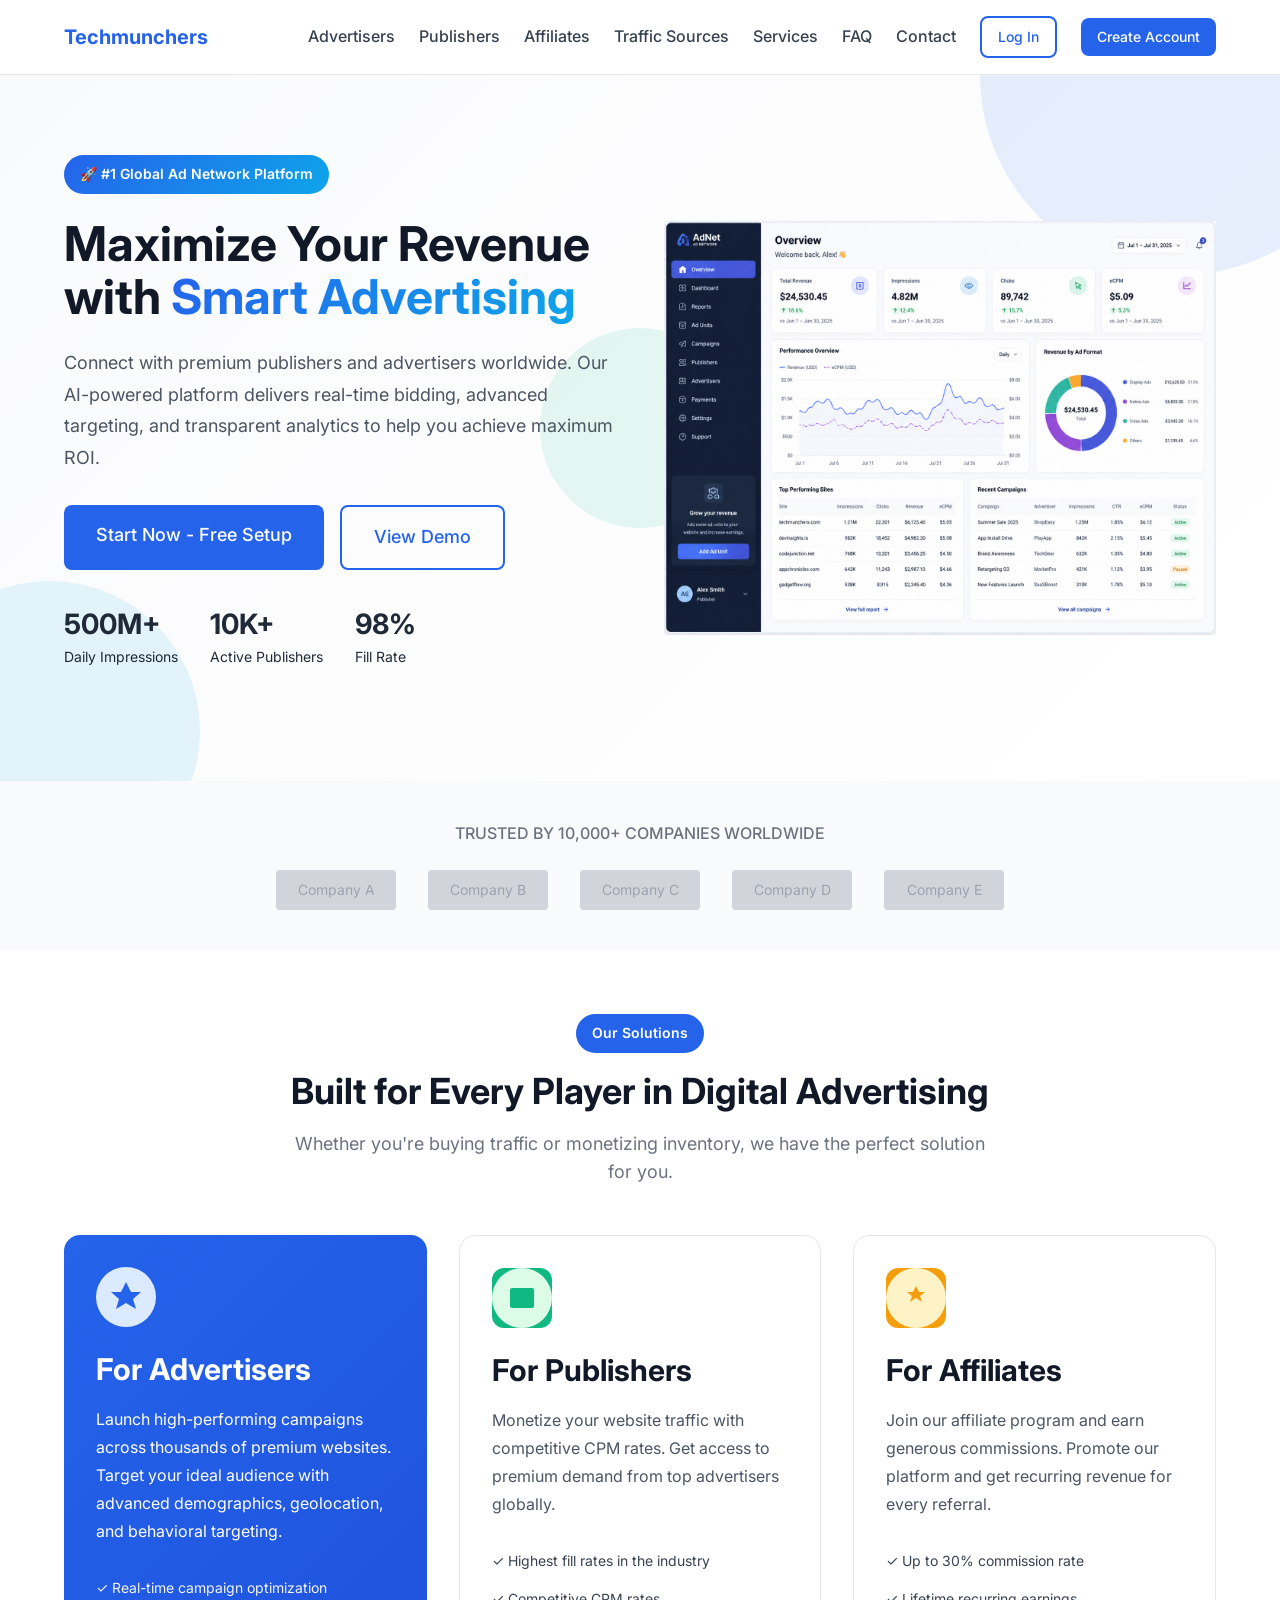
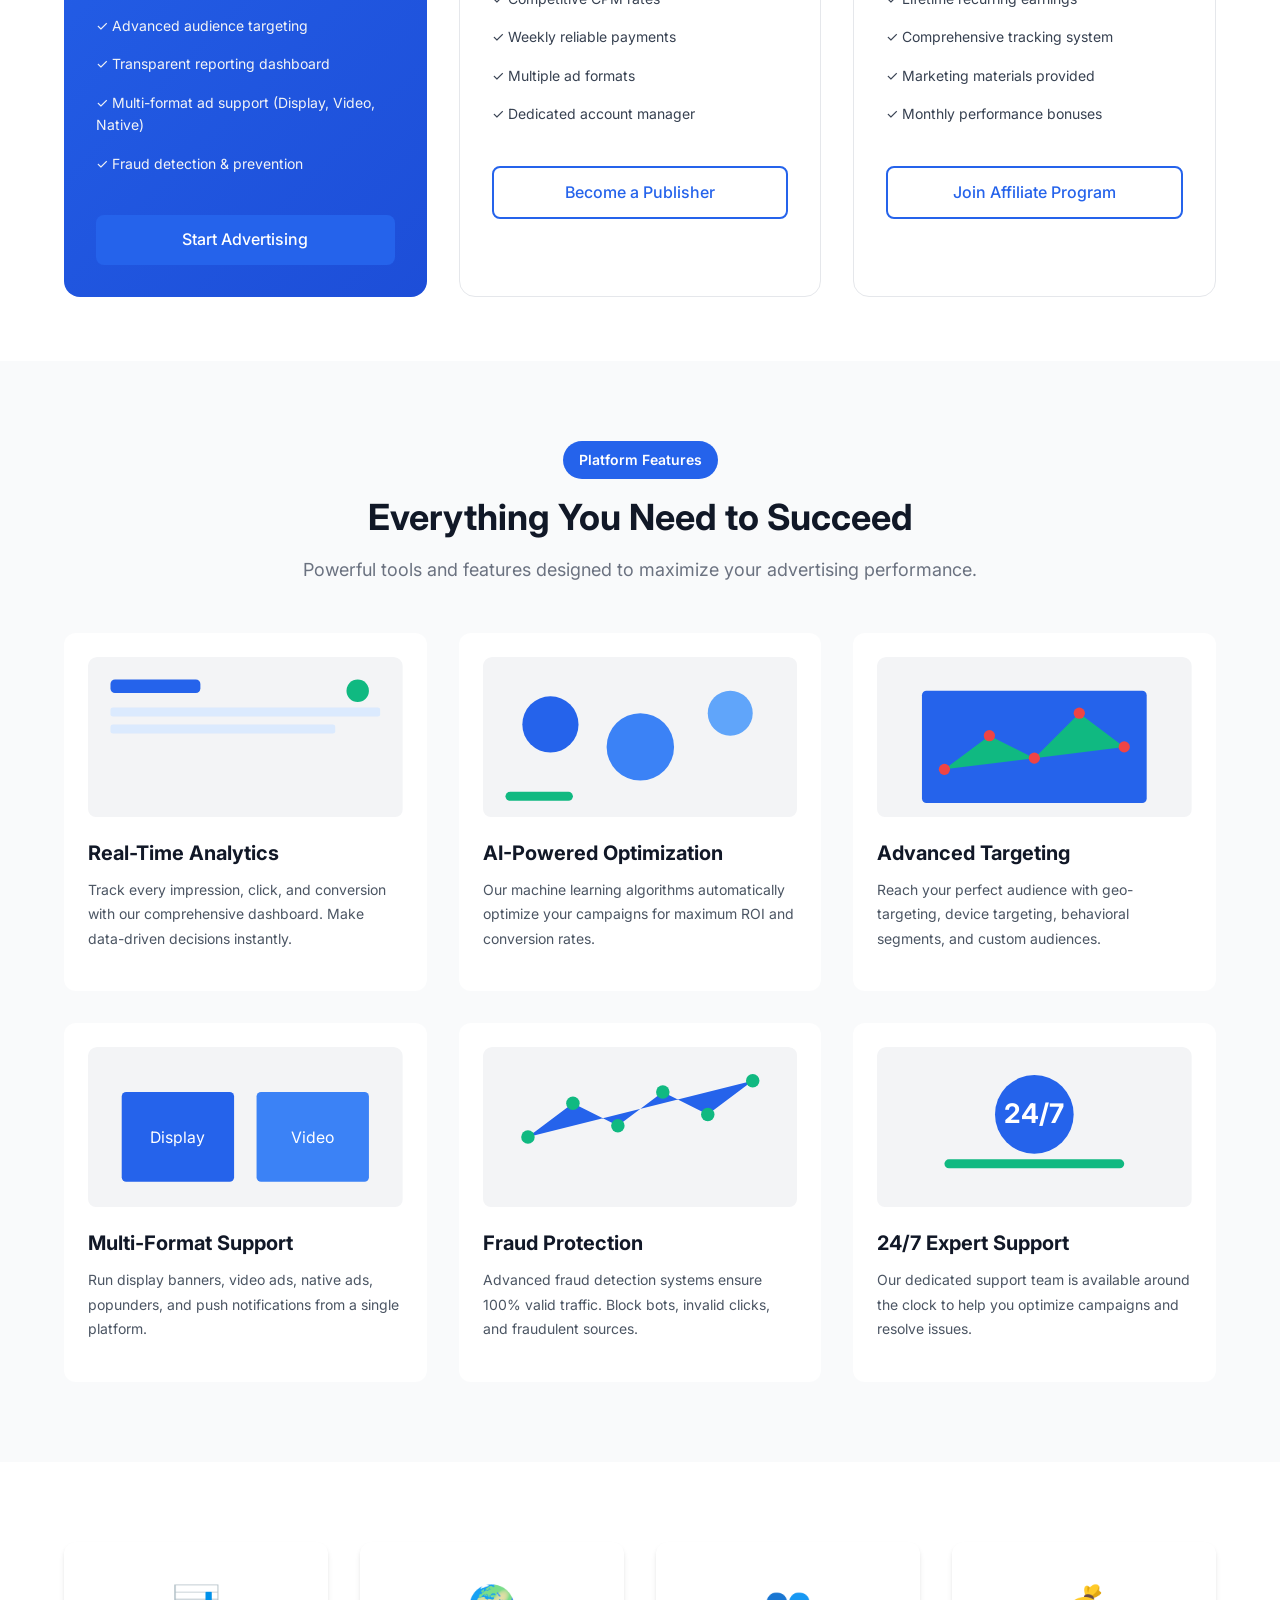
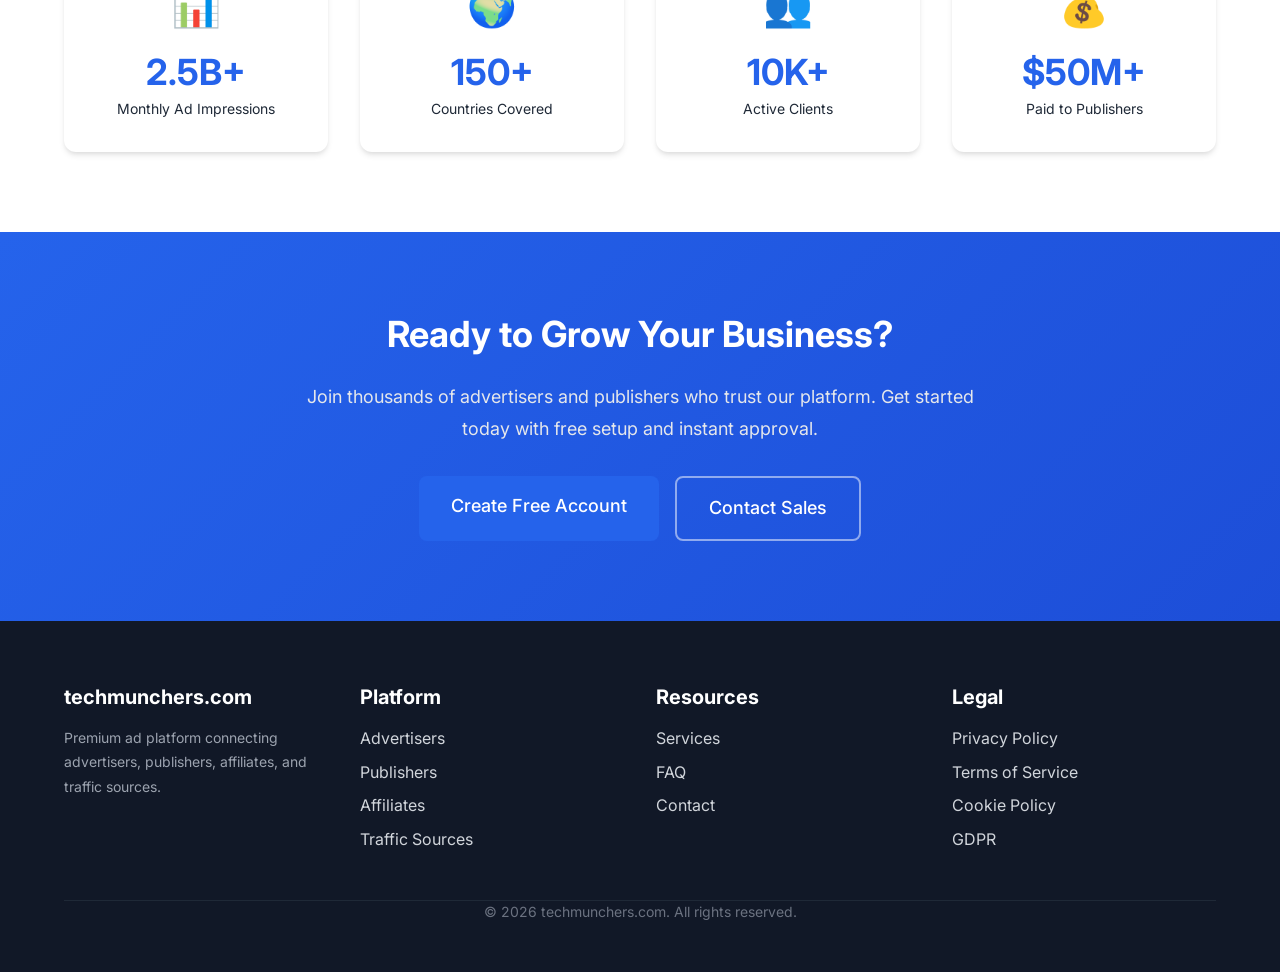
<file: index.html>
<!DOCTYPE html>
<html lang="en">
<head>
  <meta charset="UTF-8" />
  <meta name="viewport" content="width=device-width, initial-scale=1.0" />
  <meta name="description" content="Ad Network - Connect Advertisers, Publishers, Affiliates, and Traffic Sources" />
  <title>Ad Network - Premium Advertising Platform</title>
  
  <!-- Stylesheets -->
  <link rel="stylesheet" href="assets/css/style.css" />
  <link rel="stylesheet" href="assets/css/responsive.css" />
  
  <!-- Google Fonts -->
  <link rel="preconnect" href="https://fonts.googleapis.com" />
  <link rel="preconnect" href="https://fonts.gstatic.com" crossorigin />
  <link href="https://fonts.googleapis.com/css2?family=Inter:wght@400;500;600;700&display=swap" rel="stylesheet" />
</head>
<body>
  <!-- Navigation -->
  

<header class="navbar">
  <div class="container">
    <a href="index.html" class="navbar-brand">Techmunchers</a>
    <button class="navbar-toggle" aria-label="Toggle navigation" aria-expanded="false">
      <span></span>
      <span></span>
      <span></span>
    </button>
    <nav class="navbar-menu" id="navbar-menu">
      <a href="pages/advertiser.html" class="navbar-link">Advertisers</a>
      <a href="pages/publisher.html" class="navbar-link">Publishers</a>
      <a href="pages/affiliate.html" class="navbar-link">Affiliates</a>
      <a href="pages/traffic-sources.html" class="navbar-link">Traffic Sources</a>
      <a href="pages/services.html" class="navbar-link">Services</a>
      <a href="pages/faq.html" class="navbar-link">FAQ</a>
      <a href="pages/contact.html" class="navbar-link">Contact</a>
      <a href="#" class="btn btn-outline btn-sm">Log In</a>
      <a href="#" class="btn btn-primary btn-sm">Create Account</a>
    </nav>
  </div>
</header>



  <!-- Main Content -->
  <main>
    <!-- Hero Section -->
    <section class="hero-section">
      <div class="container">
        <div class="hero-content">
          <div class="hero-text">
            <span class="hero-badge">🚀 #1 Global Ad Network Platform</span>
            <h1>Maximize Your Revenue with <span class="text-gradient">Smart Advertising</span></h1>
            <p class="hero-description">
              Connect with premium publishers and advertisers worldwide. Our AI-powered platform 
              delivers real-time bidding, advanced targeting, and transparent analytics to help 
              you achieve maximum ROI.
            </p>
            <div class="hero-cta">
              <a href="#get-started" class="btn btn-primary btn-lg">Start Now - Free Setup</a>
              <a href="#learn-more" class="btn btn-outline btn-lg">View Demo</a>
            </div>
            <div class="hero-stats">
              <div class="stat-item">
                <span class="stat-number">500M+</span>
                <span class="stat-label">Daily Impressions</span>
              </div>
              <div class="stat-item">
                <span class="stat-number">10K+</span>
                <span class="stat-label">Active Publishers</span>
              </div>
              <div class="stat-item">
                <span class="stat-number">98%</span>
                <span class="stat-label">Fill Rate</span>
              </div>
            </div>
          </div>
         <div class="hero-image">
  <img
    src="assets/images/dashboard-preview.png"
    alt="Dashboard preview showing analytics and reports"
  >
</div>
        </div>
      </div>
      <div class="hero-background-shapes">
        <div class="shape shape-1"></div>
        <div class="shape shape-2"></div>
        <div class="shape shape-3"></div>
      </div>
    </section>

    <!-- Trusted By Section -->
    <section class="section section-sm bg-light">
      <div class="container">
        <p class="text-center text-muted mb-6 font-medium">TRUSTED BY 10,000+ COMPANIES WORLDWIDE</p>
        <div class="logos-grid">
          <div class="logo-placeholder">
            <svg viewBox="0 0 120 40" xmlns="http://www.w3.org/2000/svg">
              <rect fill="#D1D5DB" width="120" height="40" rx="4"/>
              <text fill="#9CA3AF" font-family="Inter, sans-serif" font-size="14" text-anchor="middle" x="60" y="25">Company A</text>
            </svg>
          </div>
          <div class="logo-placeholder">
            <svg viewBox="0 0 120 40" xmlns="http://www.w3.org/2000/svg">
              <rect fill="#D1D5DB" width="120" height="40" rx="4"/>
              <text fill="#9CA3AF" font-family="Inter, sans-serif" font-size="14" text-anchor="middle" x="60" y="25">Company B</text>
            </svg>
          </div>
          <div class="logo-placeholder">
            <svg viewBox="0 0 120 40" xmlns="http://www.w3.org/2000/svg">
              <rect fill="#D1D5DB" width="120" height="40" rx="4"/>
              <text fill="#9CA3AF" font-family="Inter, sans-serif" font-size="14" text-anchor="middle" x="60" y="25">Company C</text>
            </svg>
          </div>
          <div class="logo-placeholder">
            <svg viewBox="0 0 120 40" xmlns="http://www.w3.org/2000/svg">
              <rect fill="#D1D5DB" width="120" height="40" rx="4"/>
              <text fill="#9CA3AF" font-family="Inter, sans-serif" font-size="14" text-anchor="middle" x="60" y="25">Company D</text>
            </svg>
          </div>
          <div class="logo-placeholder">
            <svg viewBox="0 0 120 40" xmlns="http://www.w3.org/2000/svg">
              <rect fill="#D1D5DB" width="120" height="40" rx="4"/>
              <text fill="#9CA3AF" font-family="Inter, sans-serif" font-size="14" text-anchor="middle" x="60" y="25">Company E</text>
            </svg>
          </div>
        </div>
      </div>
    </section>

    <!-- Solutions Cards Section -->
    <section class="section" id="solutions">
      <div class="container">
        <div class="section-header text-center">
          <span class="section-badge">Our Solutions</span>
          <h2>Built for Every Player in Digital Advertising</h2>
          <p class="section-description text-muted text-large">
            Whether you're buying traffic or monetizing inventory, we have the perfect solution for you.
          </p>
        </div>

        <div class="solutions-grid">
          <!-- Advertiser Card -->
          <div class="solution-card card-featured">
            <div class="card-icon">
              <div class="icon-placeholder">
                <svg viewBox="0 0 60 60" xmlns="http://www.w3.org/2000/svg">
                  <circle fill="#DBEAFE" cx="30" cy="30" r="30"/>
                  <path fill="#2563EB" d="M30 15L35 25L45 25L37 32L40 42L30 36L20 42L23 32L15 25L25 25Z"/>
                </svg>
              </div>
            </div>
            <h3>For Advertisers</h3>
            <p class="card-description">
              Launch high-performing campaigns across thousands of premium websites. 
              Target your ideal audience with advanced demographics, geolocation, and behavioral targeting.
            </p>
            <ul class="card-features">
              <li>✓ Real-time campaign optimization</li>
              <li>✓ Advanced audience targeting</li>
              <li>✓ Transparent reporting dashboard</li>
              <li>✓ Multi-format ad support (Display, Video, Native)</li>
              <li>✓ Fraud detection & prevention</li>
            </ul>
            <a href="pages/advertiser.html" class="btn btn-primary btn-block">Start Advertising</a>
          </div>

          <!-- Publisher Card -->
          <div class="solution-card">
            <div class="card-icon">
              <div class="icon-placeholder icon-secondary">
                <svg viewBox="0 0 60 60" xmlns="http://www.w3.org/2000/svg">
                  <circle fill="#DCFCE7" cx="30" cy="30" r="30"/>
                  <rect fill="#10B981" x="18" y="20" width="24" height="20" rx="2"/>
                </svg>
              </div>
            </div>
            <h3>For Publishers</h3>
            <p class="card-description">
              Monetize your website traffic with competitive CPM rates. 
              Get access to premium demand from top advertisers globally.
            </p>
            <ul class="card-features">
              <li>✓ Highest fill rates in the industry</li>
              <li>✓ Competitive CPM rates</li>
              <li>✓ Weekly reliable payments</li>
              <li>✓ Multiple ad formats</li>
              <li>✓ Dedicated account manager</li>
            </ul>
            <a href="pages/publisher.html" class="btn btn-outline btn-block">Become a Publisher</a>
          </div>

          <!-- Affiliate Card -->
          <div class="solution-card">
            <div class="card-icon">
              <div class="icon-placeholder icon-accent">
                <svg viewBox="0 0 60 60" xmlns="http://www.w3.org/2000/svg">
                  <circle fill="#FEF3C7" cx="30" cy="30" r="30"/>
                  <path fill="#F59E0B" d="M30 18L33 24L39 24L34 28L36 34L30 30L24 34L26 28L21 24L27 24Z"/>
                </svg>
              </div>
            </div>
            <h3>For Affiliates</h3>
            <p class="card-description">
              Join our affiliate program and earn generous commissions. 
              Promote our platform and get recurring revenue for every referral.
            </p>
            <ul class="card-features">
              <li>✓ Up to 30% commission rate</li>
              <li>✓ Lifetime recurring earnings</li>
              <li>✓ Comprehensive tracking system</li>
              <li>✓ Marketing materials provided</li>
              <li>✓ Monthly performance bonuses</li>
            </ul>
            <a href="pages/affiliate.html" class="btn btn-outline btn-block">Join Affiliate Program</a>
          </div>
        </div>
      </div>
    </section>

    <!-- Features Grid Section -->
    <section class="section section-lg bg-light">
      <div class="container">
        <div class="section-header text-center">
          <span class="section-badge">Platform Features</span>
          <h2>Everything You Need to Succeed</h2>
          <p class="section-description text-muted text-large">
            Powerful tools and features designed to maximize your advertising performance.
          </p>
        </div>

        <div class="features-grid">
          <div class="feature-card">
            <div class="feature-image-placeholder">
              <svg viewBox="0 0 280 160" xmlns="http://www.w3.org/2000/svg">
                <rect fill="#F3F4F6" width="280" height="160" rx="8"/>
                <rect fill="#2563EB" x="20" y="20" width="80" height="12" rx="4"/>
                <rect fill="#DBEAFE" x="20" y="45" width="240" height="8" rx="2"/>
                <rect fill="#DBEAFE" x="20" y="60" width="200" height="8" rx="2"/>
                <circle fill="#10B981" cx="240" cy="30" r="10"/>
              </svg>
            </div>
            <h4>Real-Time Analytics</h4>
            <p>Track every impression, click, and conversion with our comprehensive dashboard. Make data-driven decisions instantly.</p>
          </div>

          <div class="feature-card">
            <div class="feature-image-placeholder">
              <svg viewBox="0 0 280 160" xmlns="http://www.w3.org/2000/svg">
                <rect fill="#F3F4F6" width="280" height="160" rx="8"/>
                <circle fill="#2563EB" cx="60" cy="60" r="25"/>
                <circle fill="#3B82F6" cx="140" cy="80" r="30"/>
                <circle fill="#60A5FA" cx="220" cy="50" r="20"/>
                <rect fill="#10B981" x="20" y="120" width="60" height="8" rx="4"/>
              </svg>
            </div>
            <h4>AI-Powered Optimization</h4>
            <p>Our machine learning algorithms automatically optimize your campaigns for maximum ROI and conversion rates.</p>
          </div>

          <div class="feature-card">
            <div class="feature-image-placeholder">
              <svg viewBox="0 0 280 160" xmlns="http://www.w3.org/2000/svg">
                <rect fill="#F3F4F6" width="280" height="160" rx="8"/>
                <rect fill="#2563EB" x="40" y="30" width="200" height="100" rx="4"/>
                <path fill="#10B981" d="M60 100L100 70L140 90L180 50L220 80"/>
                <circle fill="#EF4444" cx="60" cy="100" r="5"/>
                <circle fill="#EF4444" cx="100" cy="70" r="5"/>
                <circle fill="#EF4444" cx="140" cy="90" r="5"/>
                <circle fill="#EF4444" cx="180" cy="50" r="5"/>
                <circle fill="#EF4444" cx="220" cy="80" r="5"/>
              </svg>
            </div>
            <h4>Advanced Targeting</h4>
            <p>Reach your perfect audience with geo-targeting, device targeting, behavioral segments, and custom audiences.</p>
          </div>

          <div class="feature-card">
            <div class="feature-image-placeholder">
              <svg viewBox="0 0 280 160" xmlns="http://www.w3.org/2000/svg">
                <rect fill="#F3F4F6" width="280" height="160" rx="8"/>
                <rect fill="#2563EB" x="30" y="40" width="100" height="80" rx="4"/>
                <rect fill="#3B82F6" x="150" y="40" width="100" height="80" rx="4"/>
                <text fill="#FFFFFF" font-family="Inter, sans-serif" font-size="14" text-anchor="middle" x="80" y="85">Display</text>
                <text fill="#FFFFFF" font-family="Inter, sans-serif" font-size="14" text-anchor="middle" x="200" y="85">Video</text>
              </svg>
            </div>
            <h4>Multi-Format Support</h4>
            <p>Run display banners, video ads, native ads, popunders, and push notifications from a single platform.</p>
          </div>

          <div class="feature-card">
            <div class="feature-image-placeholder">
              <svg viewBox="0 0 280 160" xmlns="http://www.w3.org/2000/svg">
                <rect fill="#F3F4F6" width="280" height="160" rx="8"/>
                <path fill="#2563EB" d="M40 80L80 50L120 70L160 40L200 60L240 30"/>
                <circle fill="#10B981" cx="40" cy="80" r="6"/>
                <circle fill="#10B981" cx="80" cy="50" r="6"/>
                <circle fill="#10B981" cx="120" cy="70" r="6"/>
                <circle fill="#10B981" cx="160" cy="40" r="6"/>
                <circle fill="#10B981" cx="200" cy="60" r="6"/>
                <circle fill="#10B981" cx="240" cy="30" r="6"/>
              </svg>
            </div>
            <h4>Fraud Protection</h4>
            <p>Advanced fraud detection systems ensure 100% valid traffic. Block bots, invalid clicks, and fraudulent sources.</p>
          </div>

          <div class="feature-card">
            <div class="feature-image-placeholder">
              <svg viewBox="0 0 280 160" xmlns="http://www.w3.org/2000/svg">
                <rect fill="#F3F4F6" width="280" height="160" rx="8"/>
                <circle fill="#2563EB" cx="140" cy="60" r="35"/>
                <text fill="#FFFFFF" font-family="Inter, sans-serif" font-size="24" font-weight="bold" text-anchor="middle" x="140" y="68">24/7</text>
                <rect fill="#10B981" x="60" y="100" width="160" height="8" rx="4"/>
              </svg>
            </div>
            <h4>24/7 Expert Support</h4>
            <p>Our dedicated support team is available around the clock to help you optimize campaigns and resolve issues.</p>
          </div>
        </div>
      </div>
    </section>

    <!-- Stats Section -->
    <section class="section section-lg">
      <div class="container">
        <div class="stats-container">
          <div class="stat-card">
            <span class="stat-icon">📊</span>
            <span class="stat-value">2.5B+</span>
            <span class="stat-label">Monthly Ad Impressions</span>
          </div>
          <div class="stat-card">
            <span class="stat-icon">🌍</span>
            <span class="stat-value">150+</span>
            <span class="stat-label">Countries Covered</span>
          </div>
          <div class="stat-card">
            <span class="stat-icon">👥</span>
            <span class="stat-value">10K+</span>
            <span class="stat-label">Active Clients</span>
          </div>
          <div class="stat-card">
            <span class="stat-icon">💰</span>
            <span class="stat-value">$50M+</span>
            <span class="stat-label">Paid to Publishers</span>
          </div>
        </div>
      </div>
    </section>

    <!-- CTA Section -->
    <section class="section section-lg cta-section">
      <div class="container">
        <div class="cta-content">
          <h2>Ready to Grow Your Business?</h2>
          <p class="cta-description">
            Join thousands of advertisers and publishers who trust our platform. 
            Get started today with free setup and instant approval.
          </p>
          <div class="cta-buttons">
            <a href="#signup" class="btn btn-primary btn-lg">Create Free Account</a>
            <a href="#contact" class="btn btn-outline-light btn-lg">Contact Sales</a>
          </div>
        </div>
      </div>
    </section>
  </main>

  <!-- Footer -->
  

<footer class="footer">
  <div class="container">
    <div class="d-grid footer-grid" style="grid-template-columns: repeat(auto-fit, minmax(220px, 1fr)); gap: var(--spacing-8);">
      <div class="footer-column">
        <h4 class="footer-brand" style="color: var(--color-white);">techmunchers.com</h4>
        <p class="footer-description text-small text-muted">Premium ad platform connecting advertisers, publishers, affiliates, and traffic sources.</p>
      </div>
      <div class="footer-column">
        <h5 style="color: var(--color-white);">Platform</h5>
        <ul class="d-flex flex-column gap-2">
          <li><a href="pages/advertiser.html">Advertisers</a></li>
          <li><a href="pages/publisher.html">Publishers</a></li>
          <li><a href="pages/affiliate.html">Affiliates</a></li>
          <li><a href="pages/traffic-sources.html">Traffic Sources</a></li>
        </ul>
      </div>
      <div class="footer-column">
        <h5 style="color: var(--color-white);">Resources</h5>
        <ul class="d-flex flex-column gap-2">
          <li><a href="pages/services.html">Services</a></li>
          <li><a href="pages/faq.html">FAQ</a></li>
          <li><a href="pages/contact.html">Contact</a></li>
        </ul>
      </div>
      <div class="footer-column">
        <h5 style="color: var(--color-white);">Legal</h5>
        <ul class="d-flex flex-column gap-2">
          <li><a href="pages/privacy-policy.html">Privacy Policy</a></li>
          <li><a href="pages/terms-of-service.html">Terms of Service</a></li>
          <li><a href="pages/cookie-policy.html">Cookie Policy</a></li>
          <li><a href="pages/gdpr.html">GDPR</a></li>
        </ul>
      </div>
    </div>
    <div class="mt-8 pt-6" style="border-top: 1px solid var(--color-gray-800);">
      <p class="text-small text-muted text-center">&copy; 2026 techmunchers.com. All rights reserved.</p>
    </div>
  </div>
</footer>


  <!-- JavaScript -->
  <script src="assets/js/main.js"></script>
</body>
</html>
</file>
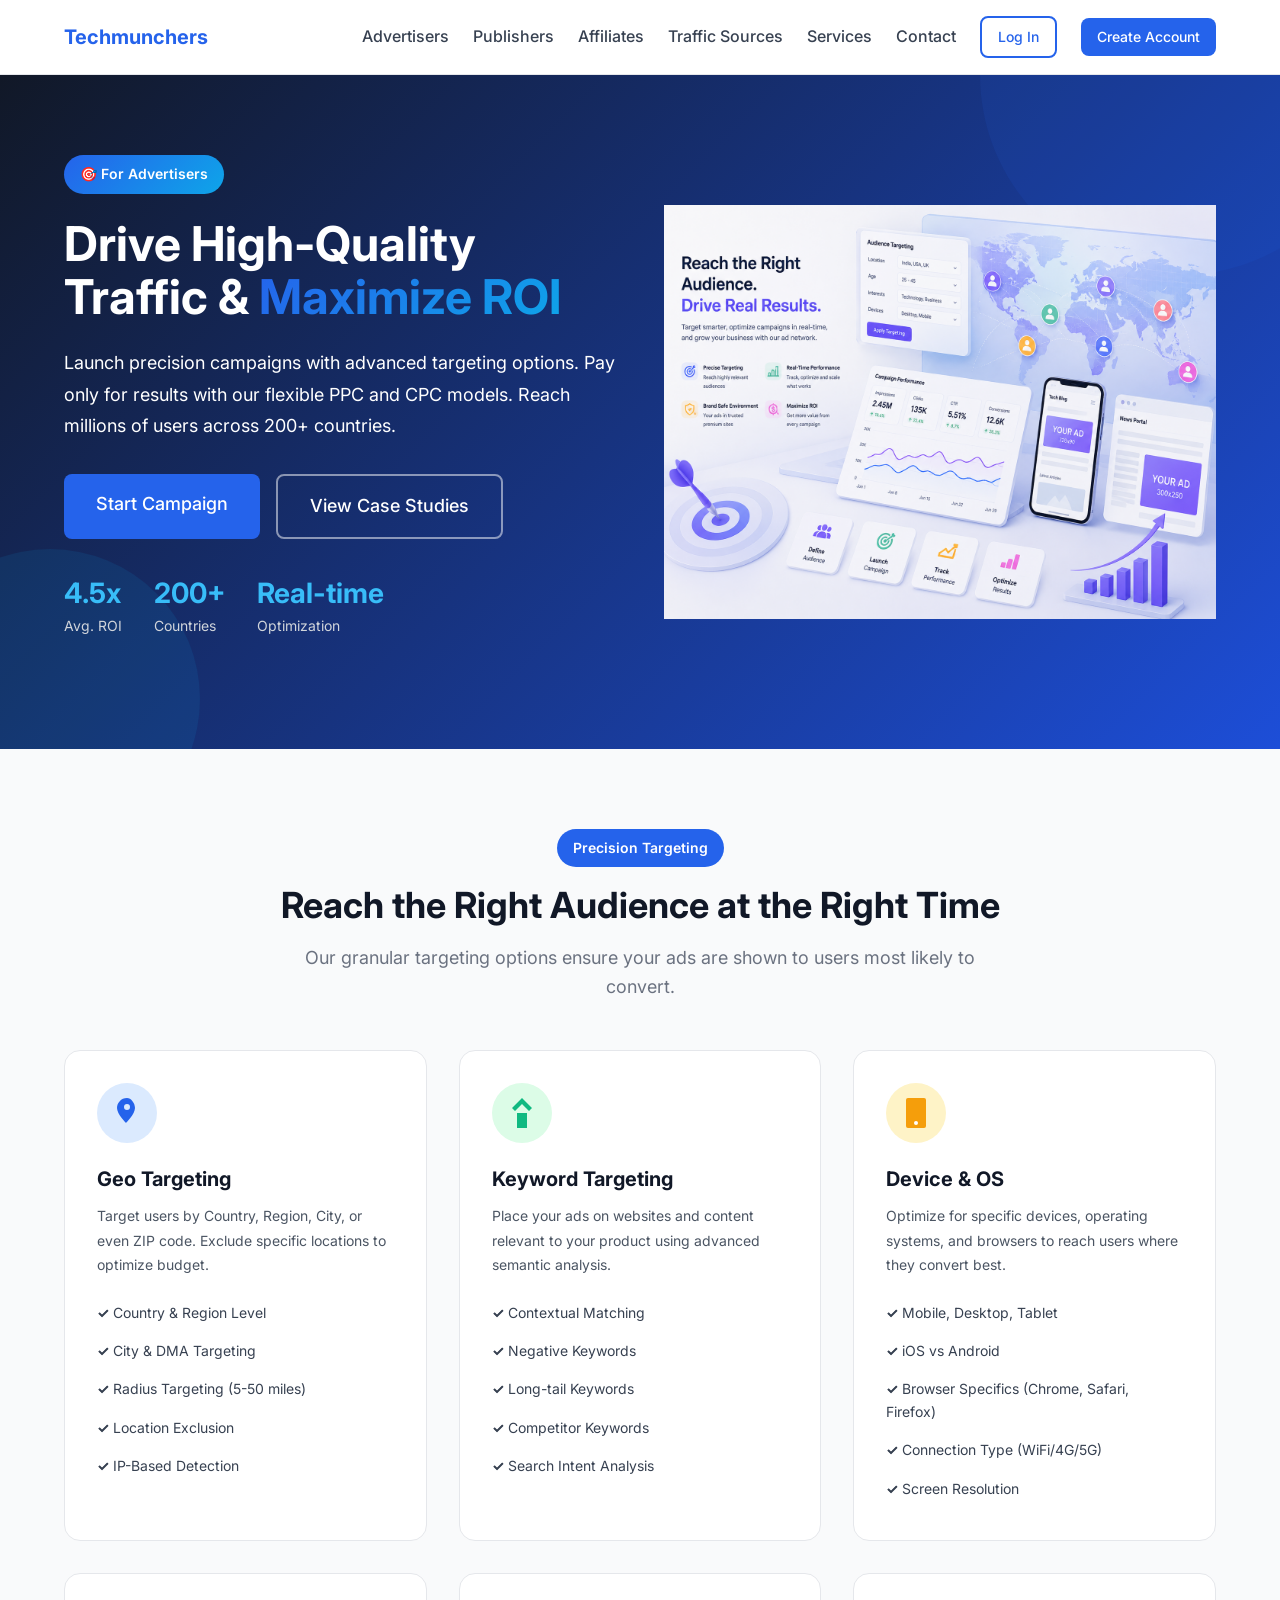
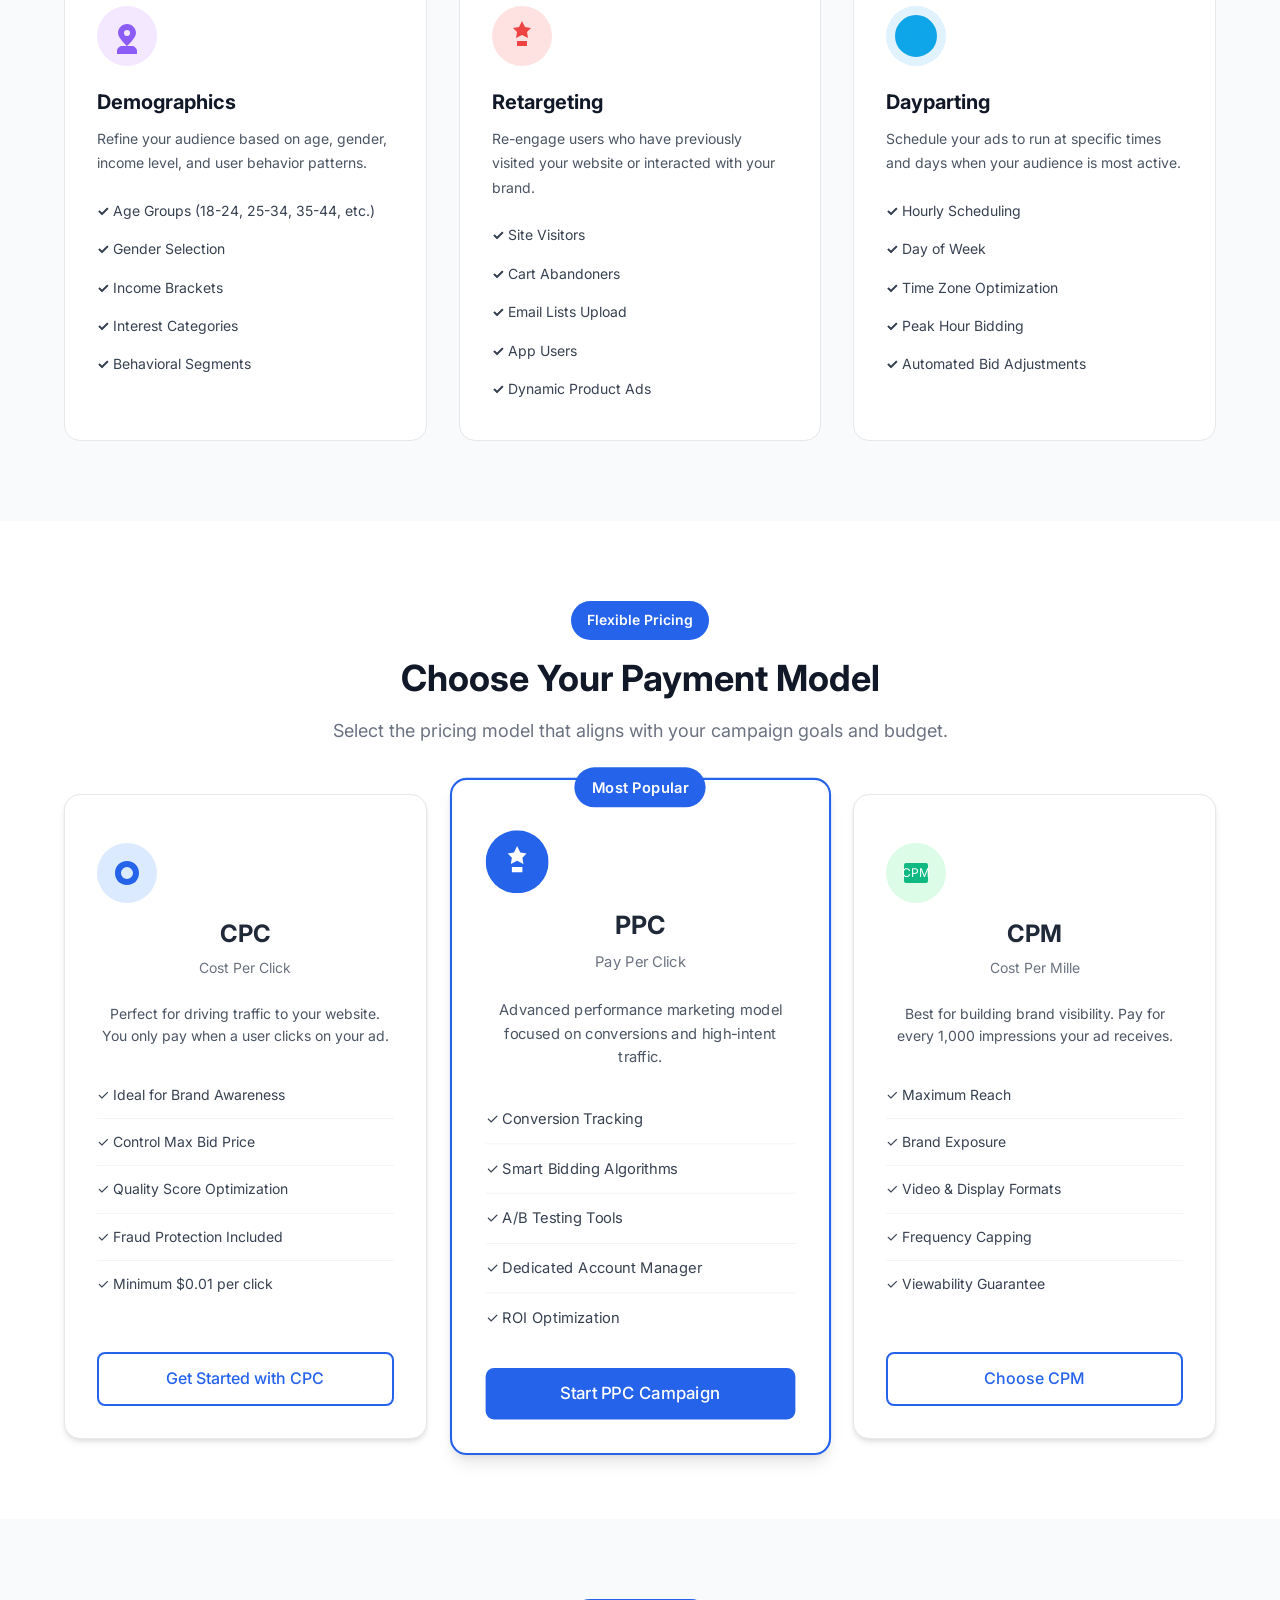
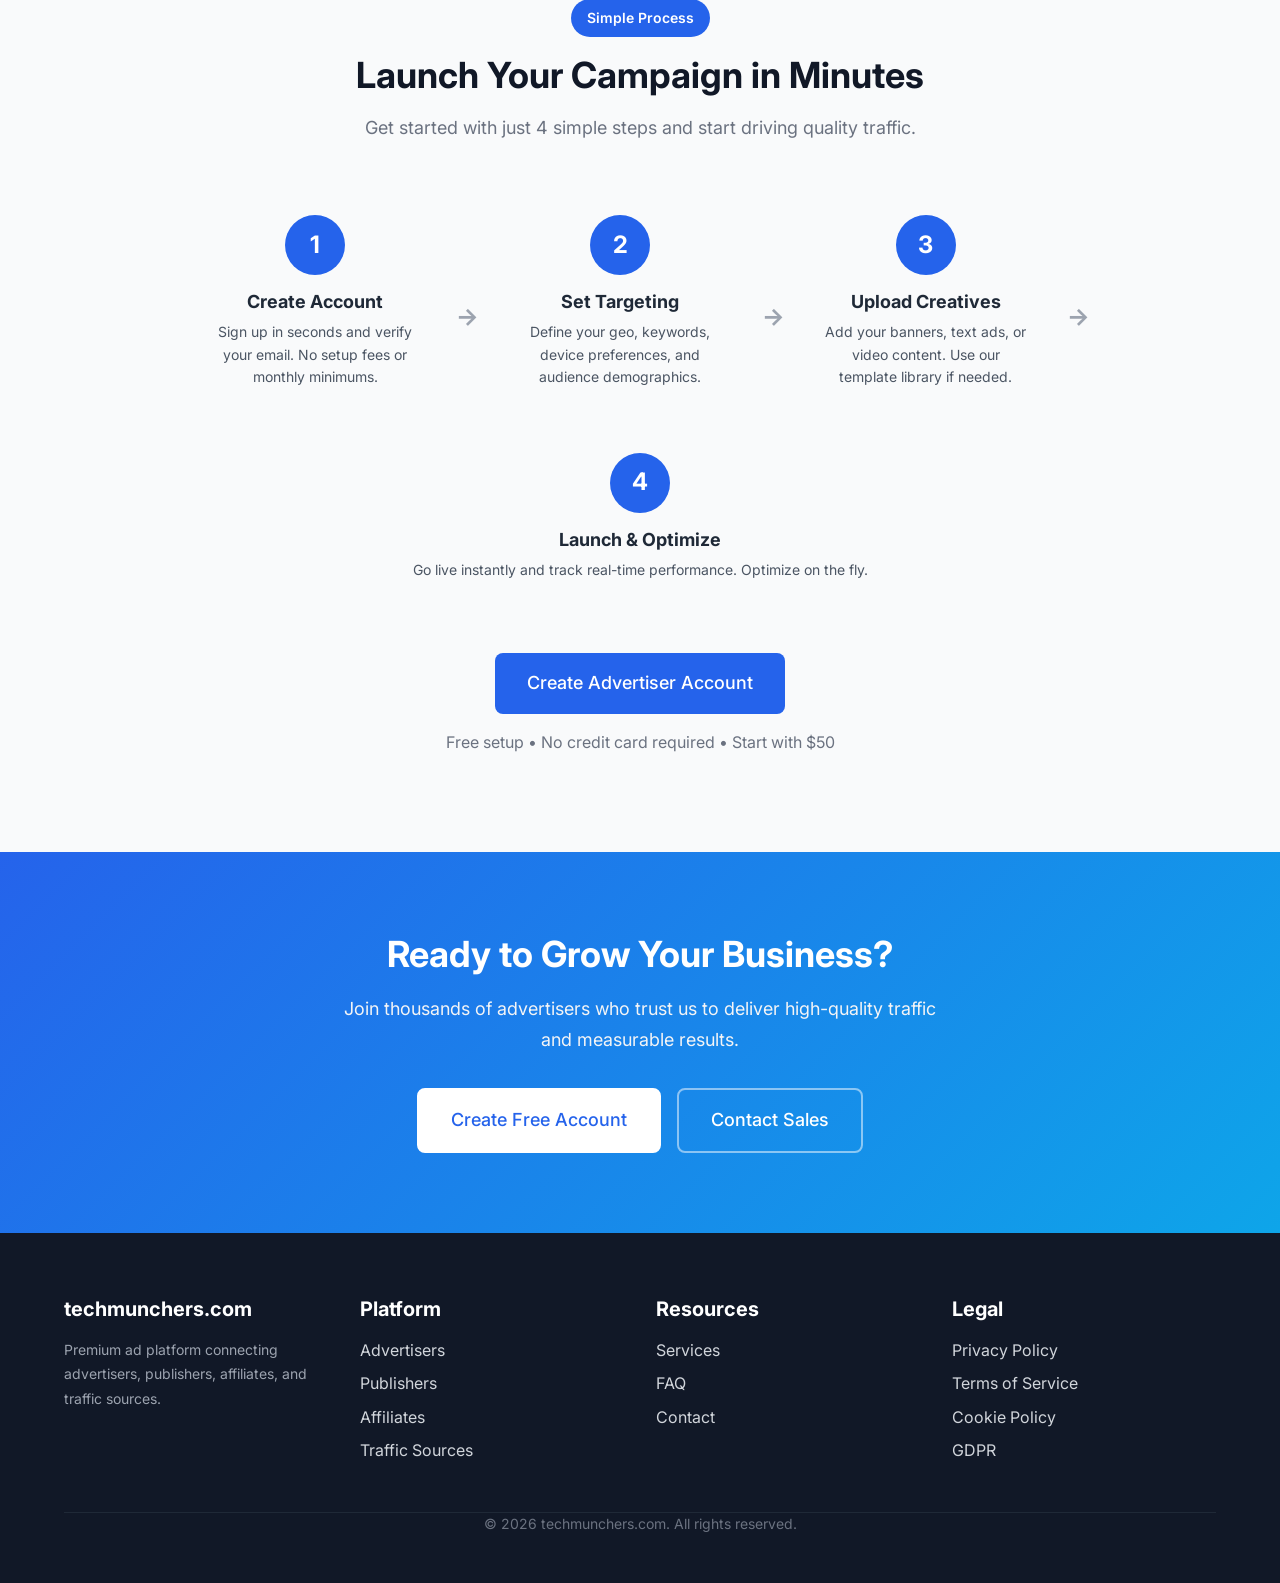
<file: pages/advertiser.html>
<!DOCTYPE html>
<html lang="en">
<head>
  <meta charset="UTF-8" />
  <meta name="viewport" content="width=device-width, initial-scale=1.0" />
  <meta name="description" content="Reach your ideal audience with precision targeting. PPC, CPC, Geo-targeting, and advanced analytics for maximum ROI." />
  <title>For Advertisers | AdNetwork - Maximize Your ROI</title>
  
  <!-- Stylesheets -->
  <link rel="stylesheet" href="../assets/css/style.css" />
  <link rel="stylesheet" href="../assets/css/responsive.css" />
  <link rel="stylesheet" href="../assets/css/advertiser.css" />
  
  <!-- Google Fonts -->
  <link rel="preconnect" href="https://fonts.googleapis.com" />
  <link rel="preconnect" href="https://fonts.gstatic.com" crossorigin />
  <link href="https://fonts.googleapis.com/css2?family=Inter:wght@400;500;600;700&display=swap" rel="stylesheet" />
</head>
<body>
  <!-- Navigation -->
  

<header class="navbar">
  <div class="container">
    <a href="../index.html" class="navbar-brand">Techmunchers</a>
    <button class="navbar-toggle" aria-label="Toggle navigation" aria-expanded="false">
      <span></span>
      <span></span>
      <span></span>
    </button>
    <nav class="navbar-menu" id="navbar-menu">      <a href="advertiser.html" class="navbar-link">Advertisers</a>
      <a href="publisher.html" class="navbar-link">Publishers</a>
      <a href="affiliate.html" class="navbar-link">Affiliates</a>
      <a href="traffic-sources.html" class="navbar-link">Traffic Sources</a>
      <a href="services.html" class="navbar-link">Services</a>      <a href="contact.html" class="navbar-link">Contact</a>
      <a href="#" class="btn btn-outline btn-sm">Log In</a>
      <a href="#" class="btn btn-primary btn-sm">Create Account</a>
    </nav>
  </div>
</header>



  <!-- Main Content -->
  <main>
    <!-- Hero Section -->
    <section class="hero-section advertiser-hero">
      <div class="container">
        <div class="hero-content">
          <div class="hero-text">
            <span class="hero-badge">🎯 For Advertisers</span>
            <h1>Drive High-Quality Traffic & <span class="text-gradient">Maximize ROI</span></h1>
            <p class="hero-description">
              Launch precision campaigns with advanced targeting options. 
              Pay only for results with our flexible PPC and CPC models. 
              Reach millions of users across 200+ countries.
            </p>
            <div class="hero-cta">
              <a href="#" class="btn btn-primary btn-lg">Start Campaign</a>
              <a href="#" class="btn btn-outline-light btn-lg">View Case Studies</a>
            </div>
            <div class="hero-stats">
              <div class="stat-item">
                <span class="stat-number">4.5x</span>
                <span class="stat-label">Avg. ROI</span>
              </div>
              <div class="stat-item">
                <span class="stat-number">200+</span>
                <span class="stat-label">Countries</span>
              </div>
              <div class="stat-item">
                <span class="stat-number">Real-time</span>
                <span class="stat-label">Optimization</span>
              </div>
            </div>
          </div>
          <div class="hero-image">
             <img
    src="../assets/images/advertiser.png"
    alt="Dashboard preview showing analytics and reports"
  >
          </div>
        </div>
      </div>
      <div class="hero-background-shapes">
        <div class="shape shape-1"></div>
        <div class="shape shape-2"></div>
      </div>
    </section>

    <!-- Targeting Options Section -->
    <section class="section section-lg bg-light">
      <div class="container">
        <div class="section-header text-center">
          <span class="section-badge">Precision Targeting</span>
          <h2>Reach the Right Audience at the Right Time</h2>
          <p class="section-description text-muted text-large">
            Our granular targeting options ensure your ads are shown to users most likely to convert.
          </p>
        </div>

        <div class="features-grid">
          <!-- Geo Targeting -->
          <div class="feature-card">
            <div class="feature-icon">
              <svg viewBox="0 0 60 60" xmlns="http://www.w3.org/2000/svg">
                <circle fill="#DBEAFE" cx="30" cy="30" r="30"/>
                <path fill="#2563EB" d="M30 15C24 15 20 20 20 25c0 6 9 15 9 15s9-9 9-15c0-5-4-10-8-10zm0 12a3 3 0 110-6 3 3 0 010 6z"/>
              </svg>
            </div>
            <h4>Geo Targeting</h4>
            <p>Target users by Country, Region, City, or even ZIP code. Exclude specific locations to optimize budget.</p>
            <ul class="feature-list">
              <li>✓ Country & Region Level</li>
              <li>✓ City & DMA Targeting</li>
              <li>✓ Radius Targeting (5-50 miles)</li>
              <li>✓ Location Exclusion</li>
              <li>✓ IP-Based Detection</li>
            </ul>
          </div>

          <!-- Keyword Targeting -->
          <div class="feature-card">
            <div class="feature-icon">
              <svg viewBox="0 0 60 60" xmlns="http://www.w3.org/2000/svg">
                <circle fill="#DCFCE7" cx="30" cy="30" r="30"/>
                <path fill="#10B981" d="M20 25l10-10 10 10-3 3-7-7-7 7-3-3zm5 5h10v15H25V30z"/>
              </svg>
            </div>
            <h4>Keyword Targeting</h4>
            <p>Place your ads on websites and content relevant to your product using advanced semantic analysis.</p>
            <ul class="feature-list">
              <li>✓ Contextual Matching</li>
              <li>✓ Negative Keywords</li>
              <li>✓ Long-tail Keywords</li>
              <li>✓ Competitor Keywords</li>
              <li>✓ Search Intent Analysis</li>
            </ul>
          </div>

          <!-- Device & OS -->
          <div class="feature-card">
            <div class="feature-icon">
              <svg viewBox="0 0 60 60" xmlns="http://www.w3.org/2000/svg">
                <circle fill="#FEF3C7" cx="30" cy="30" r="30"/>
                <rect fill="#F59E0B" x="20" y="15" width="20" height="30" rx="2"/>
                <circle fill="#FFFFFF" cx="30" cy="40" r="2"/>
              </svg>
            </div>
            <h4>Device & OS</h4>
            <p>Optimize for specific devices, operating systems, and browsers to reach users where they convert best.</p>
            <ul class="feature-list">
              <li>✓ Mobile, Desktop, Tablet</li>
              <li>✓ iOS vs Android</li>
              <li>✓ Browser Specifics (Chrome, Safari, Firefox)</li>
              <li>✓ Connection Type (WiFi/4G/5G)</li>
              <li>✓ Screen Resolution</li>
            </ul>
          </div>

          <!-- Demographic -->
          <div class="feature-card">
            <div class="feature-icon">
              <svg viewBox="0 0 60 60" xmlns="http://www.w3.org/2000/svg">
                <circle fill="#F3E8FF" cx="30" cy="30" r="30"/>
                <path fill="#8B5CF6" d="M30 18c-5 0-9 4-9 9s9 13 9 13 9-8 9-13-4-9-9-9zm0 12a3 3 0 110-6 3 3 0 010 6z"/>
                <path fill="#8B5CF6" d="M20 45c0-3 3-5 5-5h10c2 0 5 2 5 5v3H20v-3z"/>
              </svg>
            </div>
            <h4>Demographics</h4>
            <p>Refine your audience based on age, gender, income level, and user behavior patterns.</p>
            <ul class="feature-list">
              <li>✓ Age Groups (18-24, 25-34, 35-44, etc.)</li>
              <li>✓ Gender Selection</li>
              <li>✓ Income Brackets</li>
              <li>✓ Interest Categories</li>
              <li>✓ Behavioral Segments</li>
            </ul>
          </div>

          <!-- Retargeting -->
          <div class="feature-card">
            <div class="feature-icon">
              <svg viewBox="0 0 60 60" xmlns="http://www.w3.org/2000/svg">
                <circle fill="#FEE2E2" cx="30" cy="30" r="30"/>
                <path fill="#EF4444" d="M30 15l3 6 6 1-4 4 1 6-6-3-6 3 1-6-4-4 6-1 3-6z"/>
                <path fill="#EF4444" d="M25 35h10v5H25v-5z"/>
              </svg>
            </div>
            <h4>Retargeting</h4>
            <p>Re-engage users who have previously visited your website or interacted with your brand.</p>
            <ul class="feature-list">
              <li>✓ Site Visitors</li>
              <li>✓ Cart Abandoners</li>
              <li>✓ Email Lists Upload</li>
              <li>✓ App Users</li>
              <li>✓ Dynamic Product Ads</li>
            </ul>
          </div>

          <!-- Dayparting -->
          <div class="feature-card">
            <div class="feature-icon">
              <svg viewBox="0 0 60 60" xmlns="http://www.w3.org/2000/svg">
                <circle fill="#E0F2FE" cx="30" cy="30" r="30"/>
                <circle fill="#0EA5E9" cx="30" cy="30" r="20" fill="none" stroke="#0EA5E9" stroke-width="2"/>
                <path fill="#0EA5E9" d="M30 18v12l8 4"/>
                <circle fill="#0EA5E9" cx="30" cy="30" r="2"/>
              </svg>
            </div>
            <h4>Dayparting</h4>
            <p>Schedule your ads to run at specific times and days when your audience is most active.</p>
            <ul class="feature-list">
              <li>✓ Hourly Scheduling</li>
              <li>✓ Day of Week</li>
              <li>✓ Time Zone Optimization</li>
              <li>✓ Peak Hour Bidding</li>
              <li>✓ Automated Bid Adjustments</li>
            </ul>
          </div>
        </div>
      </div>
    </section>

    <!-- Pricing Models Section -->
    <section class="section section-lg">
      <div class="container">
        <div class="section-header text-center">
          <span class="section-badge">Flexible Pricing</span>
          <h2>Choose Your Payment Model</h2>
          <p class="section-description text-muted text-large">
            Select the pricing model that aligns with your campaign goals and budget.
          </p>
        </div>

        <div class="pricing-grid">
          <!-- CPC Card -->
          <div class="pricing-card">
            <div class="pricing-header">
              <div class="pricing-icon">
                <svg viewBox="0 0 60 60" xmlns="http://www.w3.org/2000/svg">
                  <circle fill="#DBEAFE" cx="30" cy="30" r="30"/>
                  <path fill="#2563EB" d="M30 18c-7 0-12 5-12 12s5 12 12 12 12-5 12-12-5-12-12-12zm0 18c-3 0-6-3-6-6s3-6 6-6 6 3 6 6-3 6-6 6z"/>
                  <path fill="#2563EB" d="M25 30h10M30 25v10"/>
                </svg>
              </div>
              <h3>CPC</h3>
              <p class="pricing-subtitle">Cost Per Click</p>
            </div>
            <p class="pricing-desc">Perfect for driving traffic to your website. You only pay when a user clicks on your ad.</p>
            <ul class="pricing-features">
              <li>✓ Ideal for Brand Awareness</li>
              <li>✓ Control Max Bid Price</li>
              <li>✓ Quality Score Optimization</li>
              <li>✓ Fraud Protection Included</li>
              <li>✓ Minimum $0.01 per click</li>
            </ul>
            <a href="#" class="btn btn-outline btn-block">Get Started with CPC</a>
          </div>

          <!-- PPC Card -->
          <div class="pricing-card featured">
            <div class="featured-badge">Most Popular</div>
            <div class="pricing-header">
              <div class="pricing-icon">
                <svg viewBox="0 0 60 60" xmlns="http://www.w3.org/2000/svg">
                  <circle fill="#2563EB" cx="30" cy="30" r="30"/>
                  <path fill="#FFFFFF" d="M30 15l3 6 6 1-4 4 1 6-6-3-6 3 1-6-4-4 6-1 3-6z"/>
                  <path fill="#FFFFFF" d="M25 35h10v5H25v-5z"/>
                </svg>
              </div>
              <h3>PPC</h3>
              <p class="pricing-subtitle">Pay Per Click</p>
            </div>
            <p class="pricing-desc">Advanced performance marketing model focused on conversions and high-intent traffic.</p>
            <ul class="pricing-features">
              <li>✓ Conversion Tracking</li>
              <li>✓ Smart Bidding Algorithms</li>
              <li>✓ A/B Testing Tools</li>
              <li>✓ Dedicated Account Manager</li>
              <li>✓ ROI Optimization</li>
            </ul>
            <a href="#" class="btn btn-primary btn-block">Start PPC Campaign</a>
          </div>

          <!-- CPM Card -->
          <div class="pricing-card">
            <div class="pricing-header">
              <div class="pricing-icon">
                <svg viewBox="0 0 60 60" xmlns="http://www.w3.org/2000/svg">
                  <circle fill="#DCFCE7" cx="30" cy="30" r="30"/>
                  <rect fill="#10B981" x="18" y="20" width="24" height="20" rx="2"/>
                  <text fill="#FFFFFF" font-family="Inter, sans-serif" font-size="12" text-anchor="middle" x="30" y="34">CPM</text>
                </svg>
              </div>
              <h3>CPM</h3>
              <p class="pricing-subtitle">Cost Per Mille</p>
            </div>
            <p class="pricing-desc">Best for building brand visibility. Pay for every 1,000 impressions your ad receives.</p>
            <ul class="pricing-features">
              <li>✓ Maximum Reach</li>
              <li>✓ Brand Exposure</li>
              <li>✓ Video & Display Formats</li>
              <li>✓ Frequency Capping</li>
              <li>✓ Viewability Guarantee</li>
            </ul>
            <a href="#" class="btn btn-outline btn-block">Choose CPM</a>
          </div>
        </div>
      </div>
    </section>

    <!-- How It Works Section -->
    <section class="section section-lg bg-light">
      <div class="container">
        <div class="section-header text-center">
          <span class="section-badge">Simple Process</span>
          <h2>Launch Your Campaign in Minutes</h2>
          <p class="section-description text-muted text-large">
            Get started with just 4 simple steps and start driving quality traffic.
          </p>
        </div>

        <div class="steps-container">
          <div class="step-item">
            <div class="step-number">1</div>
            <h4>Create Account</h4>
            <p>Sign up in seconds and verify your email. No setup fees or monthly minimums.</p>
          </div>
          <div class="step-arrow">→</div>
          <div class="step-item">
            <div class="step-number">2</div>
            <h4>Set Targeting</h4>
            <p>Define your geo, keywords, device preferences, and audience demographics.</p>
          </div>
          <div class="step-arrow">→</div>
          <div class="step-item">
            <div class="step-number">3</div>
            <h4>Upload Creatives</h4>
            <p>Add your banners, text ads, or video content. Use our template library if needed.</p>
          </div>
          <div class="step-arrow">→</div>
          <div class="step-item">
            <div class="step-number">4</div>
            <h4>Launch & Optimize</h4>
            <p>Go live instantly and track real-time performance. Optimize on the fly.</p>
          </div>
        </div>
        
        <div class="text-center" style="margin-top: 3rem;">
          <a href="#" class="btn btn-primary btn-lg">Create Advertiser Account</a>
          <p class="text-muted mt-4">Free setup • No credit card required • Start with $50</p>
        </div>
      </div>
    </section>

    <!-- CTA Section -->
    <section class="section section-lg cta-section">
      <div class="container">
        <div class="cta-content text-center">
          <h2>Ready to Grow Your Business?</h2>
          <p class="cta-description">Join thousands of advertisers who trust us to deliver high-quality traffic and measurable results.</p>
          <div class="cta-actions">
            <a href="#" class="btn btn-white btn-lg">Create Free Account</a>
            <a href="#" class="btn btn-outline-light btn-lg">Contact Sales</a>
          </div>
        </div>
      </div>
    </section>
  </main>

  <!-- Footer -->
  

<footer class="footer">
  <div class="container">
    <div class="d-grid footer-grid" style="grid-template-columns: repeat(auto-fit, minmax(220px, 1fr)); gap: var(--spacing-8);">
      <div class="footer-column">
        <h4 class="footer-brand" style="color: var(--color-white);">techmunchers.com</h4>
        <p class="footer-description text-small text-muted">Premium ad platform connecting advertisers, publishers, affiliates, and traffic sources.</p>
      </div>
      <div class="footer-column">
        <h5 style="color: var(--color-white);">Platform</h5>
        <ul class="d-flex flex-column gap-2">
          <li><a href="advertiser.html">Advertisers</a></li>
          <li><a href="publisher.html">Publishers</a></li>
          <li><a href="affiliate.html">Affiliates</a></li>
          <li><a href="traffic-sources.html">Traffic Sources</a></li>
        </ul>
      </div>
      <div class="footer-column">
        <h5 style="color: var(--color-white);">Resources</h5>
        <ul class="d-flex flex-column gap-2">
          <li><a href="services.html">Services</a></li>
          <li><a href="faq.html">FAQ</a></li>
          <li><a href="contact.html">Contact</a></li>
        </ul>
      </div>
      <div class="footer-column">
        <h5 style="color: var(--color-white);">Legal</h5>
        <ul class="d-flex flex-column gap-2">
          <li><a href="privacy-policy.html">Privacy Policy</a></li>
          <li><a href="terms-of-service.html">Terms of Service</a></li>
          <li><a href="cookie-policy.html">Cookie Policy</a></li>
          <li><a href="gdpr.html">GDPR</a></li>
        </ul>
      </div>
    </div>
    <div class="mt-8 pt-6" style="border-top: 1px solid var(--color-gray-800);">
      <p class="text-small text-muted text-center">&copy; 2026 techmunchers.com. All rights reserved.</p>
    </div>
  </div>
</footer>


  <!-- JavaScript -->
  <script src="../assets/js/main.js"></script>
</body>
</html>
</file>
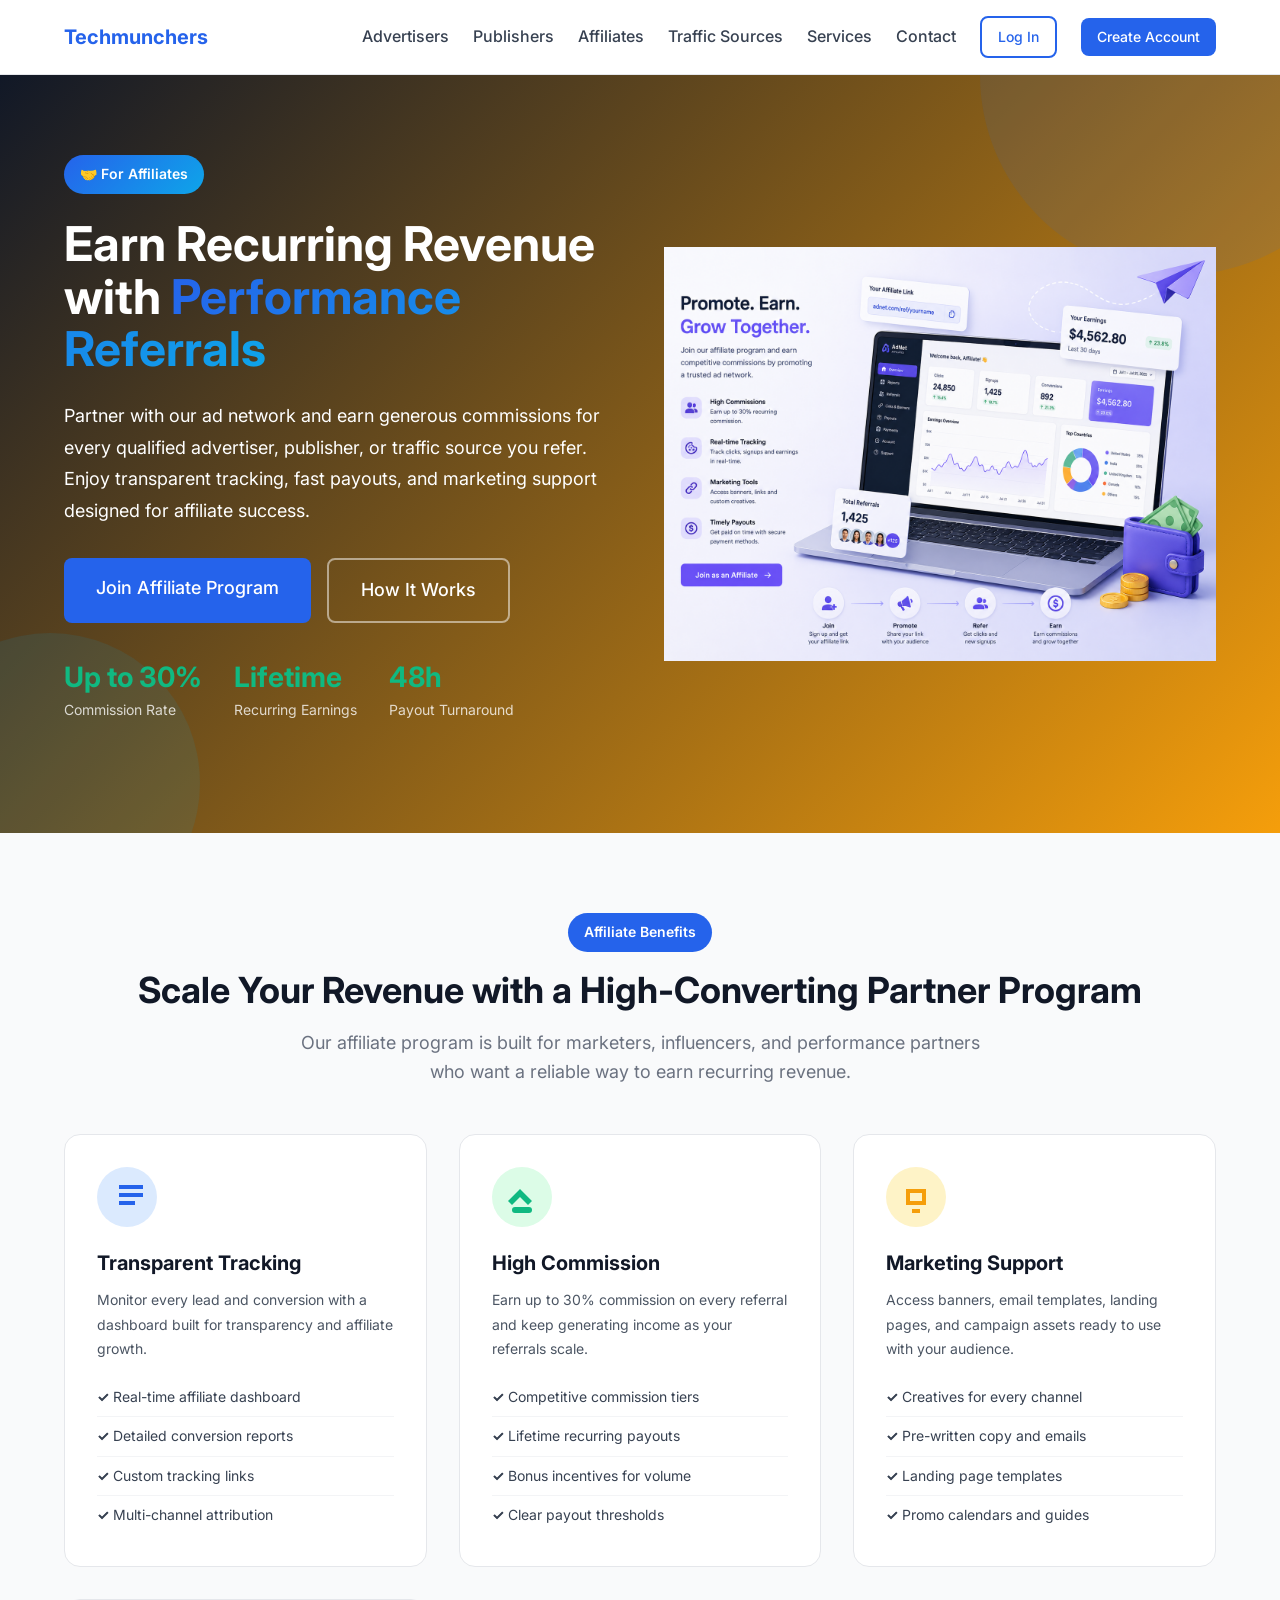
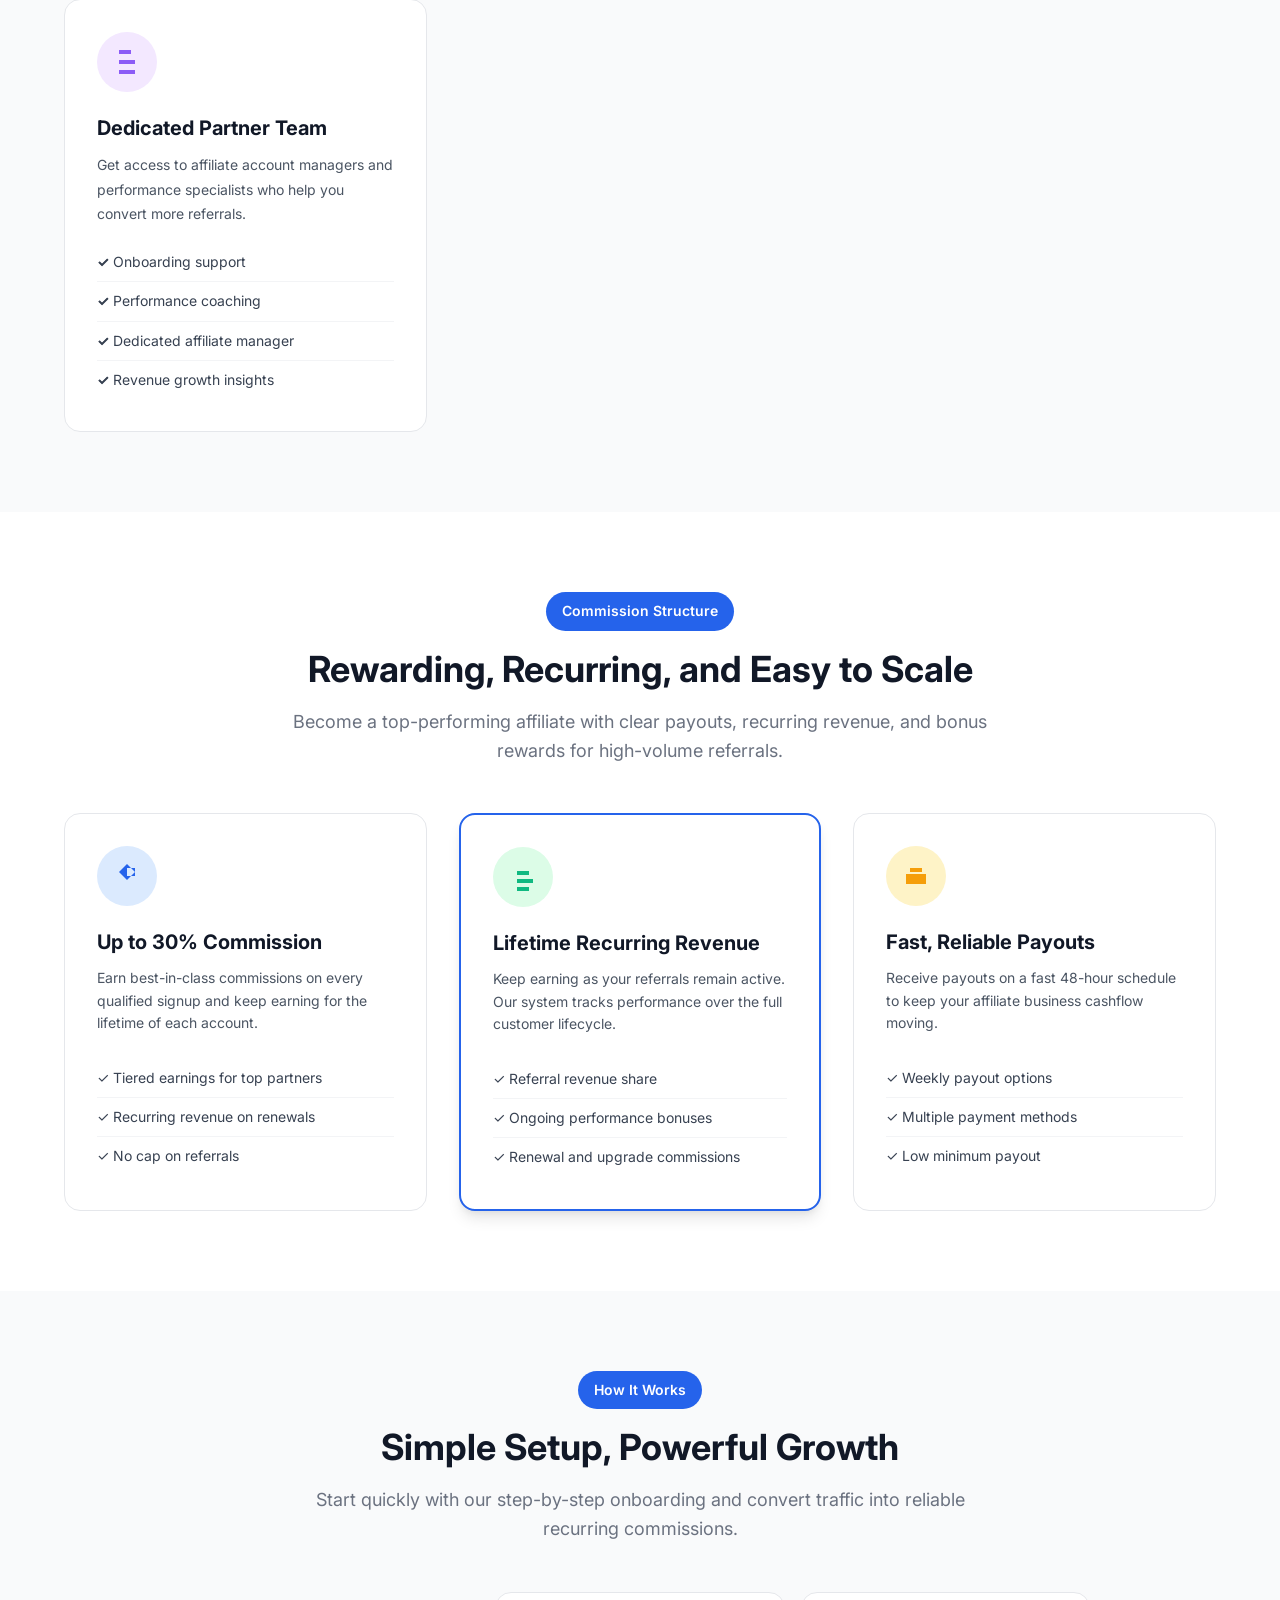
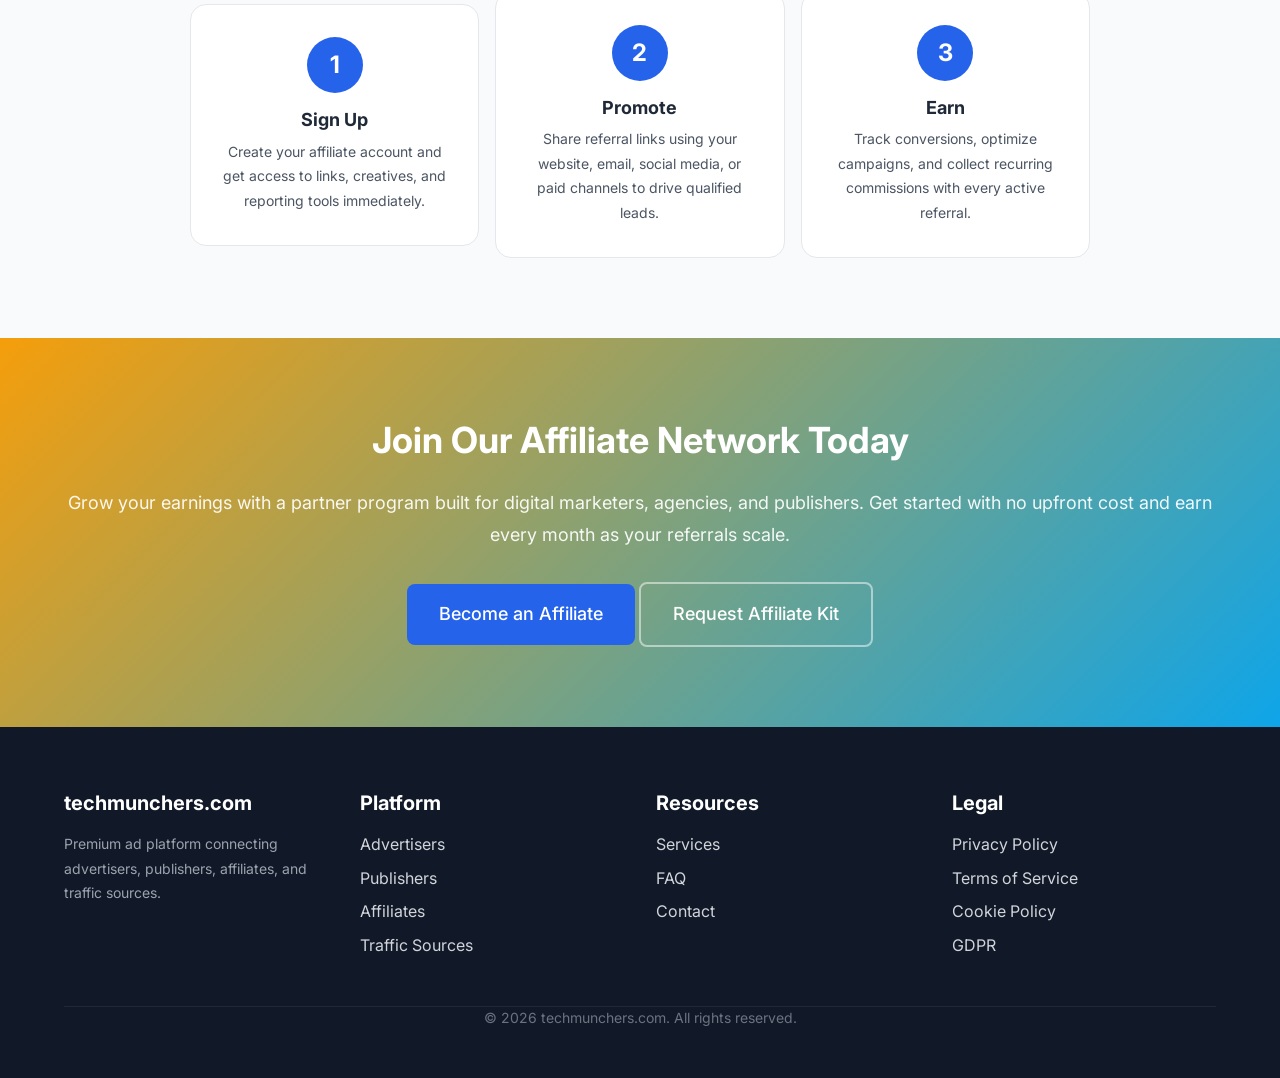
<file: pages/affiliate.html>
<!DOCTYPE html>
<html lang="en">
<head>
  <meta charset="UTF-8" />
  <meta name="viewport" content="width=device-width, initial-scale=1.0" />
  <meta name="description" content="Earn recurring commissions with our affiliate program. Promote AdNetwork and get paid for every qualified referral." />
  <title>For Affiliates | AdNetwork - Earn Recurring Commissions</title>
  
  <!-- Stylesheets -->
  <link rel="stylesheet" href="../assets/css/style.css" />
  <link rel="stylesheet" href="../assets/css/responsive.css" />
  <link rel="stylesheet" href="../assets/css/affiliate.css" />
  
  <!-- Google Fonts -->
  <link rel="preconnect" href="https://fonts.googleapis.com" />
  <link rel="preconnect" href="https://fonts.gstatic.com" crossorigin />
  <link href="https://fonts.googleapis.com/css2?family=Inter:wght@400;500;600;700&display=swap" rel="stylesheet" />
</head>
<body>
  <!-- Navigation -->
  

<header class="navbar">
  <div class="container">
    <a href="../index.html" class="navbar-brand">Techmunchers</a>
    <button class="navbar-toggle" aria-label="Toggle navigation" aria-expanded="false">
      <span></span>
      <span></span>
      <span></span>
    </button>
    <nav class="navbar-menu" id="navbar-menu">      <a href="advertiser.html" class="navbar-link">Advertisers</a>
      <a href="publisher.html" class="navbar-link">Publishers</a>
      <a href="affiliate.html" class="navbar-link">Affiliates</a>
      <a href="traffic-sources.html" class="navbar-link">Traffic Sources</a>
      <a href="services.html" class="navbar-link">Services</a>      <a href="contact.html" class="navbar-link">Contact</a>
      <a href="#" class="btn btn-outline btn-sm">Log In</a>
      <a href="#" class="btn btn-primary btn-sm">Create Account</a>
    </nav>
  </div>
</header>



  <!-- Main Content -->
  <main>
    <!-- Hero Section -->
    <section class="hero-section affiliate-hero">
      <div class="container">
        <div class="hero-content">
          <div class="hero-text">
            <span class="hero-badge">🤝 For Affiliates</span>
            <h1>Earn Recurring Revenue with <span class="text-gradient">Performance Referrals</span></h1>
            <p class="hero-description">
              Partner with our ad network and earn generous commissions for every qualified advertiser, publisher, or traffic source you refer.
              Enjoy transparent tracking, fast payouts, and marketing support designed for affiliate success.
            </p>
            <div class="hero-cta">
              <a href="#join" class="btn btn-primary btn-lg">Join Affiliate Program</a>
              <a href="#how-it-works" class="btn btn-outline-light btn-lg">How It Works</a>
            </div>
            <div class="hero-stats">
              <div class="stat-item">
                <span class="stat-number">Up to 30%</span>
                <span class="stat-label">Commission Rate</span>
              </div>
              <div class="stat-item">
                <span class="stat-number">Lifetime</span>
                <span class="stat-label">Recurring Earnings</span>
              </div>
              <div class="stat-item">
                <span class="stat-number">48h</span>
                <span class="stat-label">Payout Turnaround</span>
              </div>
            </div>
          </div>
                <div class="hero-image">
  <img
    src="../assets/images/affiliate.png"
    alt="Dashboard preview showing analytics and reports"
  >
</div>
        </div>
      </div>
      <div class="hero-background-shapes">
        <div class="shape shape-1"></div>
        <div class="shape shape-2"></div>
      </div>
    </section>

    <!-- Affiliate Benefits Section -->
    <section class="section section-lg bg-light">
      <div class="container">
        <div class="section-header text-center">
          <span class="section-badge">Affiliate Benefits</span>
          <h2>Scale Your Revenue with a High-Converting Partner Program</h2>
          <p class="section-description text-muted text-large">
            Our affiliate program is built for marketers, influencers, and performance partners who want a reliable way to earn recurring revenue.
          </p>
        </div>

        <div class="affiliate-benefits-grid">
          <div class="feature-card">
            <div class="feature-icon">
              <svg viewBox="0 0 60 60" xmlns="http://www.w3.org/2000/svg">
                <circle fill="#DBEAFE" cx="30" cy="30" r="30"/>
                <path fill="#2563EB" d="M22 34h16v4H22v-4zm0-8h24v4H22v-4zm0-8h24v4H22v-4z"/>
              </svg>
            </div>
            <h4>Transparent Tracking</h4>
            <p>Monitor every lead and conversion with a dashboard built for transparency and affiliate growth.</p>
            <ul class="feature-list">
              <li>✓ Real-time affiliate dashboard</li>
              <li>✓ Detailed conversion reports</li>
              <li>✓ Custom tracking links</li>
              <li>✓ Multi-channel attribution</li>
            </ul>
          </div>

          <div class="feature-card">
            <div class="feature-icon">
              <svg viewBox="0 0 60 60" xmlns="http://www.w3.org/2000/svg">
                <circle fill="#DCFCE7" cx="30" cy="30" r="30"/>
                <path fill="#10B981" d="M20 38l8-8 8 8 4-4-12-12-12 12 4 4z"/>
                <rect fill="#10B981" x="20" y="40" width="20" height="6" rx="3"/>
              </svg>
            </div>
            <h4>High Commission</h4>
            <p>Earn up to 30% commission on every referral and keep generating income as your referrals scale.</p>
            <ul class="feature-list">
              <li>✓ Competitive commission tiers</li>
              <li>✓ Lifetime recurring payouts</li>
              <li>✓ Bonus incentives for volume</li>
              <li>✓ Clear payout thresholds</li>
            </ul>
          </div>

          <div class="feature-card">
            <div class="feature-icon">
              <svg viewBox="0 0 60 60" xmlns="http://www.w3.org/2000/svg">
                <circle fill="#FEF3C7" cx="30" cy="30" r="30"/>
                <path fill="#F59E0B" d="M20 22h20v16H20V22zm4 4v8h12v-8H24z"/>
                <path fill="#F59E0B" d="M26 42h8v4h-8v-4z"/>
              </svg>
            </div>
            <h4>Marketing Support</h4>
            <p>Access banners, email templates, landing pages, and campaign assets ready to use with your audience.</p>
            <ul class="feature-list">
              <li>✓ Creatives for every channel</li>
              <li>✓ Pre-written copy and emails</li>
              <li>✓ Landing page templates</li>
              <li>✓ Promo calendars and guides</li>
            </ul>
          </div>

          <div class="feature-card">
            <div class="feature-icon">
              <svg viewBox="0 0 60 60" xmlns="http://www.w3.org/2000/svg">
                <circle fill="#F3E8FF" cx="30" cy="30" r="30"/>
                <path fill="#8B5CF6" d="M22 38h16v4H22v-4zm0-10h16v4H22v-4zm0-10h12v4H22v-4z"/>
              </svg>
            </div>
            <h4>Dedicated Partner Team</h4>
            <p>Get access to affiliate account managers and performance specialists who help you convert more referrals.</p>
            <ul class="feature-list">
              <li>✓ Onboarding support</li>
              <li>✓ Performance coaching</li>
              <li>✓ Dedicated affiliate manager</li>
              <li>✓ Revenue growth insights</li>
            </ul>
          </div>
        </div>
      </div>
    </section>

    <!-- Commission & Rewards Section -->
    <section class="section section-lg">
      <div class="container">
        <div class="section-header text-center">
          <span class="section-badge">Commission Structure</span>
          <h2>Rewarding, Recurring, and Easy to Scale</h2>
          <p class="section-description text-muted text-large">
            Become a top-performing affiliate with clear payouts, recurring revenue, and bonus rewards for high-volume referrals.
          </p>
        </div>

        <div class="commission-grid">
          <div class="commission-card">
            <div class="commission-icon">
              <svg viewBox="0 0 60 60" xmlns="http://www.w3.org/2000/svg">
                <circle fill="#DBEAFE" cx="30" cy="30" r="30"/>
                <path fill="#2563EB" d="M30 18l8 8-8 8-8-8 8-8zm0 4v8h8v-8h-8z"/>
              </svg>
            </div>
            <h4>Up to 30% Commission</h4>
            <p class="commission-desc">Earn best-in-class commissions on every qualified signup and keep earning for the lifetime of each account.</p>
            <ul class="commission-features">
              <li>✓ Tiered earnings for top partners</li>
              <li>✓ Recurring revenue on renewals</li>
              <li>✓ No cap on referrals</li>
            </ul>
          </div>

          <div class="commission-card featured">
            <div class="featured-badge">Most Popular</div>
            <div class="commission-icon">
              <svg viewBox="0 0 60 60" xmlns="http://www.w3.org/2000/svg">
                <circle fill="#DCFCE7" cx="30" cy="30" r="30"/>
                <path fill="#10B981" d="M24 24h12v4H24v-4zm0 8h16v4H24v-4zm0 8h12v4H24v-4z"/>
              </svg>
            </div>
            <h4>Lifetime Recurring Revenue</h4>
            <p class="commission-desc">Keep earning as your referrals remain active. Our system tracks performance over the full customer lifecycle.</p>
            <ul class="commission-features">
              <li>✓ Referral revenue share</li>
              <li>✓ Ongoing performance bonuses</li>
              <li>✓ Renewal and upgrade commissions</li>
            </ul>
          </div>

          <div class="commission-card">
            <div class="commission-icon">
              <svg viewBox="0 0 60 60" xmlns="http://www.w3.org/2000/svg">
                <circle fill="#FEF3C7" cx="30" cy="30" r="30"/>
                <path fill="#F59E0B" d="M20 28h20v10H20V28zm4-6h12v4H24v-4z"/>
              </svg>
            </div>
            <h4>Fast, Reliable Payouts</h4>
            <p class="commission-desc">Receive payouts on a fast 48-hour schedule to keep your affiliate business cashflow moving.</p>
            <ul class="commission-features">
              <li>✓ Weekly payout options</li>
              <li>✓ Multiple payment methods</li>
              <li>✓ Low minimum payout</li>
            </ul>
          </div>
        </div>
      </div>
    </section>

    <!-- How It Works Section -->
    <section class="section section-lg bg-light" id="how-it-works">
      <div class="container">
        <div class="section-header text-center">
          <span class="section-badge">How It Works</span>
          <h2>Simple Setup, Powerful Growth</h2>
          <p class="section-description text-muted text-large">
            Start quickly with our step-by-step onboarding and convert traffic into reliable recurring commissions.
          </p>
        </div>

        <div class="steps-container">
          <div class="step-item">
            <div class="step-number">1</div>
            <h4>Sign Up</h4>
            <p>Create your affiliate account and get access to links, creatives, and reporting tools immediately.</p>
          </div>
          <div class="step-item">
            <div class="step-number">2</div>
            <h4>Promote</h4>
            <p>Share referral links using your website, email, social media, or paid channels to drive qualified leads.</p>
          </div>
          <div class="step-item">
            <div class="step-number">3</div>
            <h4>Earn</h4>
            <p>Track conversions, optimize campaigns, and collect recurring commissions with every active referral.</p>
          </div>
        </div>
      </div>
    </section>

    <!-- CTA Section -->
    <section class="section section-lg cta-section" id="join">
      <div class="container text-center">
        <h2>Join Our Affiliate Network Today</h2>
        <p class="cta-description">
          Grow your earnings with a partner program built for digital marketers, agencies, and publishers.
          Get started with no upfront cost and earn every month as your referrals scale.
        </p>
        <div class="cta-actions">
          <a href="#" class="btn btn-primary btn-lg">Become an Affiliate</a>
          <a href="#" class="btn btn-outline-light btn-lg">Request Affiliate Kit</a>
        </div>
      </div>
    </section>
  </main>


<footer class="footer">
  <div class="container">
    <div class="d-grid footer-grid" style="grid-template-columns: repeat(auto-fit, minmax(220px, 1fr)); gap: var(--spacing-8);">
      <div class="footer-column">
        <h4 class="footer-brand" style="color: var(--color-white);">techmunchers.com</h4>
        <p class="footer-description text-small text-muted">Premium ad platform connecting advertisers, publishers, affiliates, and traffic sources.</p>
      </div>
      <div class="footer-column">
        <h5 style="color: var(--color-white);">Platform</h5>
        <ul class="d-flex flex-column gap-2">
          <li><a href="advertiser.html">Advertisers</a></li>
          <li><a href="publisher.html">Publishers</a></li>
          <li><a href="affiliate.html">Affiliates</a></li>
          <li><a href="traffic-sources.html">Traffic Sources</a></li>
        </ul>
      </div>
      <div class="footer-column">
        <h5 style="color: var(--color-white);">Resources</h5>
        <ul class="d-flex flex-column gap-2">
          <li><a href="services.html">Services</a></li>
          <li><a href="faq.html">FAQ</a></li>
          <li><a href="contact.html">Contact</a></li>
        </ul>
      </div>
      <div class="footer-column">
        <h5 style="color: var(--color-white);">Legal</h5>
        <ul class="d-flex flex-column gap-2">
          <li><a href="privacy-policy.html">Privacy Policy</a></li>
          <li><a href="terms-of-service.html">Terms of Service</a></li>
          <li><a href="cookie-policy.html">Cookie Policy</a></li>
          <li><a href="gdpr.html">GDPR</a></li>
        </ul>
      </div>
    </div>
    <div class="mt-8 pt-6" style="border-top: 1px solid var(--color-gray-800);">
      <p class="text-small text-muted text-center">&copy; 2026 techmunchers.com. All rights reserved.</p>
    </div>
  </div>
</footer>


</body>
</html>
</file>
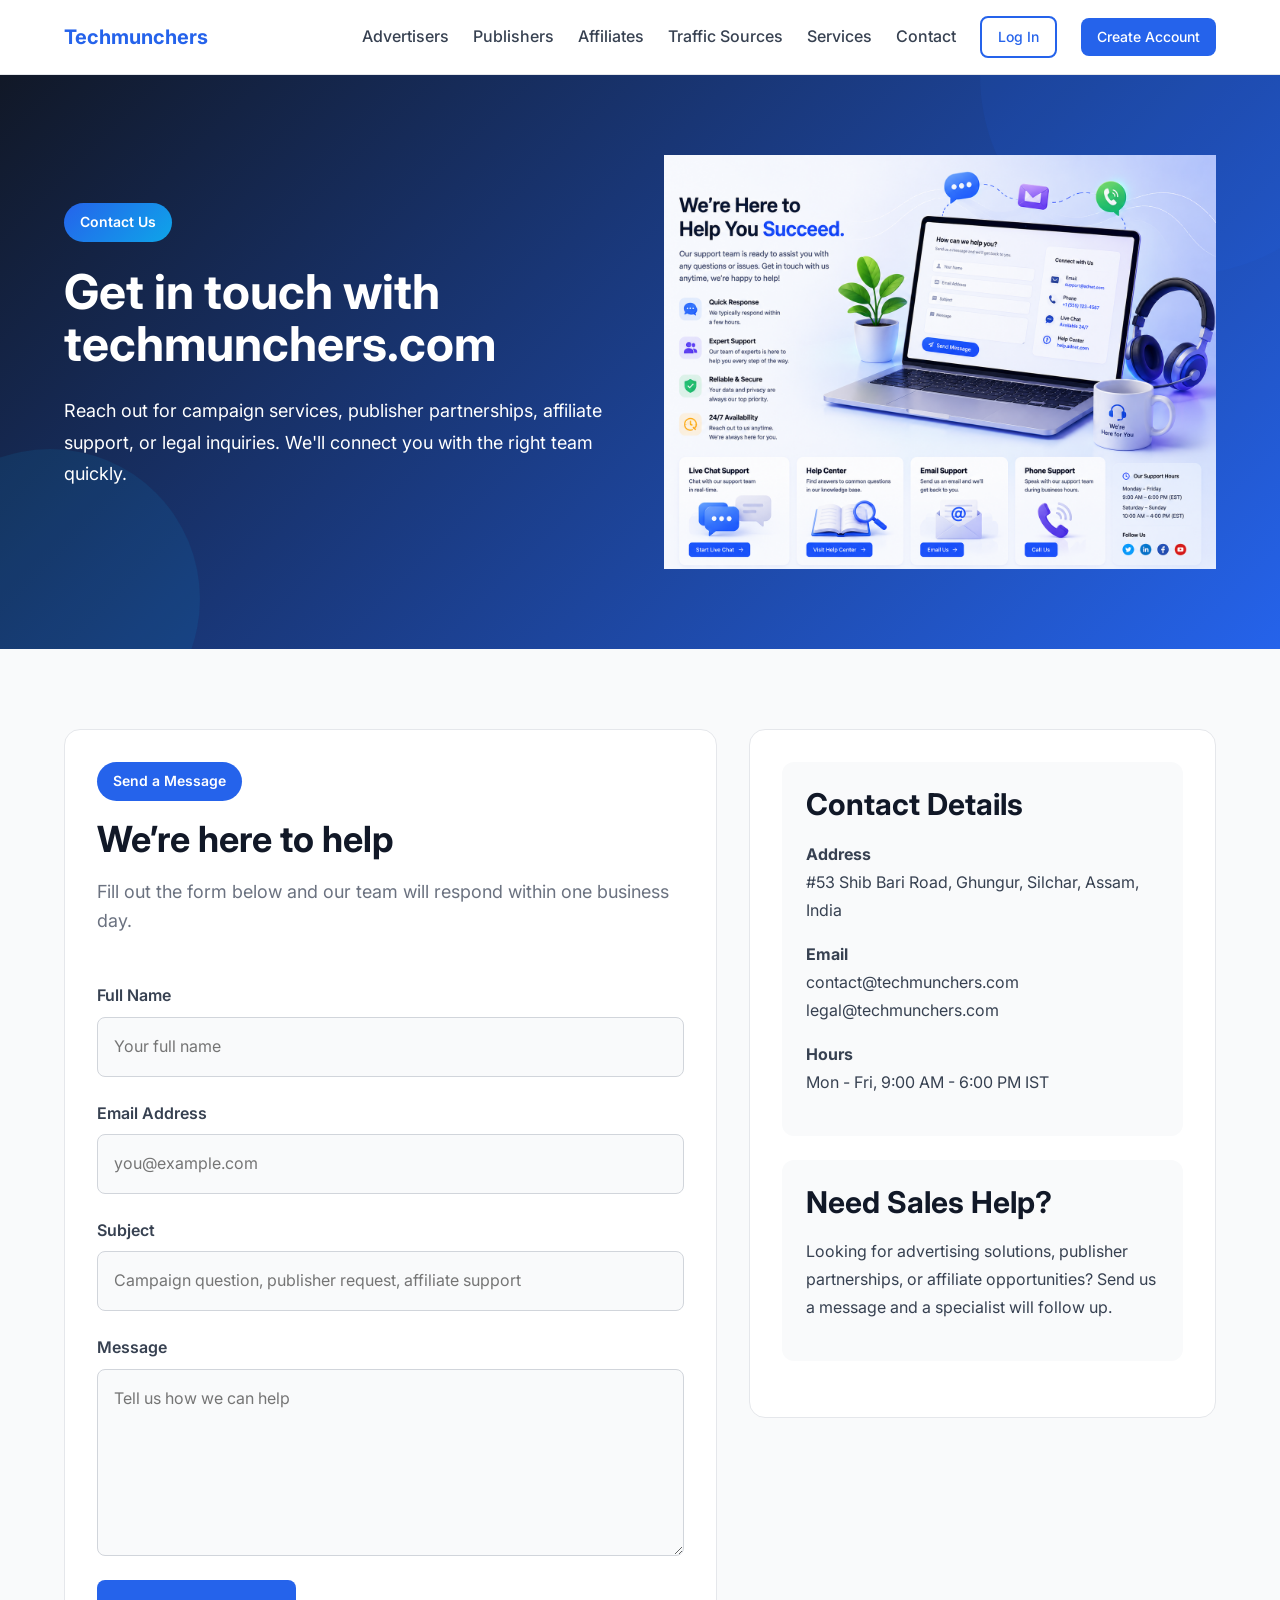
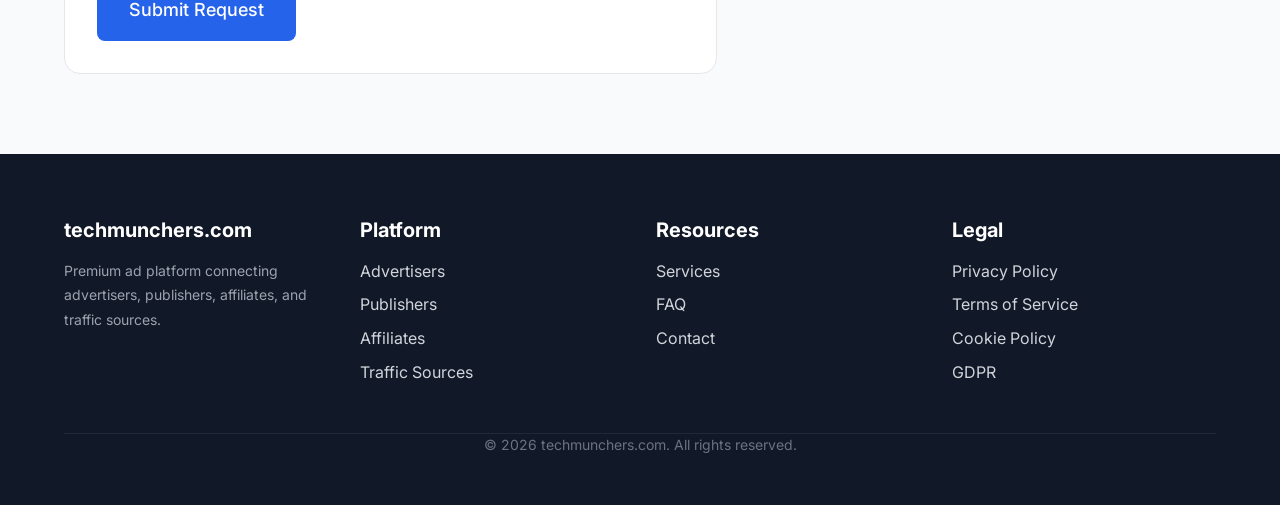
<file: pages/contact.html>
<!DOCTYPE html>
<html lang="en">
<head>
  <meta charset="UTF-8" />
  <meta name="viewport" content="width=device-width, initial-scale=1.0" />
  <meta name="description" content="Contact techmunchers.com for sales, support, or legal inquiries related to our ad network platform." />
  <title>Contact | techmunchers.com</title>
  <link rel="stylesheet" href="../assets/css/style.css" />
  <link rel="stylesheet" href="../assets/css/responsive.css" />
  <link rel="stylesheet" href="../assets/css/contact.css" />
  <link rel="preconnect" href="https://fonts.googleapis.com" />
  <link rel="preconnect" href="https://fonts.gstatic.com" crossorigin />
  <link href="https://fonts.googleapis.com/css2?family=Inter:wght@400;500;600;700&display=swap" rel="stylesheet" />
</head>
<body>
  

<header class="navbar">
  <div class="container">
    <a href="../index.html" class="navbar-brand">Techmunchers</a>
    <button class="navbar-toggle" aria-label="Toggle navigation" aria-expanded="false">
      <span></span>
      <span></span>
      <span></span>
    </button>
    <nav class="navbar-menu" id="navbar-menu">      <a href="advertiser.html" class="navbar-link">Advertisers</a>
      <a href="publisher.html" class="navbar-link">Publishers</a>
      <a href="affiliate.html" class="navbar-link">Affiliates</a>
      <a href="traffic-sources.html" class="navbar-link">Traffic Sources</a>
      <a href="services.html" class="navbar-link">Services</a>      <a href="contact.html" class="navbar-link">Contact</a>
      <a href="#" class="btn btn-outline btn-sm">Log In</a>
      <a href="#" class="btn btn-primary btn-sm">Create Account</a>
    </nav>
  </div>
</header>



  <main>
    <section class="hero-section contact-hero">
      <div class="container">
        <div class="hero-content">
          <div class="hero-text">
            <span class="hero-badge">Contact Us</span>
            <h1>Get in touch with techmunchers.com</h1>
            <p class="hero-description">Reach out for campaign services, publisher partnerships, affiliate support, or legal inquiries. We'll connect you with the right team quickly.</p>
          </div>
                     <div class="hero-image">
  <img
    src="../assets/images/contact.png"
    alt="Dashboard preview showing analytics and reports"
  >
</div>
        </div>
      </div>
      <div class="hero-background-shapes">
        <div class="shape shape-1"></div>
        <div class="shape shape-2"></div>
      </div>
    </section>

    <section class="section section-lg bg-light">
      <div class="container contact-grid">
        <div class="contact-panel">
          <div class="section-header">
            <span class="section-badge">Send a Message</span>
            <h2>We’re here to help</h2>
            <p class="section-description text-muted text-large">Fill out the form below and our team will respond within one business day.</p>
          </div>
          <form class="contact-form" action="#" method="post">
            <div class="form-group">
              <label for="name">Full Name</label>
              <input type="text" id="name" name="name" placeholder="Your full name" />
            </div>
            <div class="form-group">
              <label for="email">Email Address</label>
              <input type="email" id="email" name="email" placeholder="you@example.com" />
            </div>
            <div class="form-group">
              <label for="subject">Subject</label>
              <input type="text" id="subject" name="subject" placeholder="Campaign question, publisher request, affiliate support" />
            </div>
            <div class="form-group">
              <label for="message">Message</label>
              <textarea id="message" name="message" rows="6" placeholder="Tell us how we can help"></textarea>
            </div>
            <button type="submit" class="btn btn-primary btn-lg">Submit Request</button>
          </form>
        </div>

        <aside class="contact-sidebar">
          <div class="contact-card">
            <h3>Contact Details</h3>
            <p><strong>Address</strong><br />#53 Shib Bari Road, Ghungur, Silchar, Assam, India</p>
            <p><strong>Email</strong><br /><a href="mailto:contact@techmunchers.com">contact@techmunchers.com</a><br /><a href="mailto:legal@techmunchers.com">legal@techmunchers.com</a></p>
            <p><strong>Hours</strong><br />Mon - Fri, 9:00 AM - 6:00 PM IST</p>
          </div>

          <div class="contact-card">
            <h3>Need Sales Help?</h3>
            <p>Looking for advertising solutions, publisher partnerships, or affiliate opportunities? Send us a message and a specialist will follow up.</p>
          </div>
        </aside>
      </div>
    </section>
  </main>


<footer class="footer">
  <div class="container">
    <div class="d-grid footer-grid" style="grid-template-columns: repeat(auto-fit, minmax(220px, 1fr)); gap: var(--spacing-8);">
      <div class="footer-column">
        <h4 class="footer-brand" style="color: var(--color-white);">techmunchers.com</h4>
        <p class="footer-description text-small text-muted">Premium ad platform connecting advertisers, publishers, affiliates, and traffic sources.</p>
      </div>
      <div class="footer-column">
        <h5 style="color: var(--color-white);">Platform</h5>
        <ul class="d-flex flex-column gap-2">
          <li><a href="advertiser.html">Advertisers</a></li>
          <li><a href="publisher.html">Publishers</a></li>
          <li><a href="affiliate.html">Affiliates</a></li>
          <li><a href="traffic-sources.html">Traffic Sources</a></li>
        </ul>
      </div>
      <div class="footer-column">
        <h5 style="color: var(--color-white);">Resources</h5>
        <ul class="d-flex flex-column gap-2">
          <li><a href="services.html">Services</a></li>
          <li><a href="faq.html">FAQ</a></li>
          <li><a href="contact.html">Contact</a></li>
        </ul>
      </div>
      <div class="footer-column">
        <h5 style="color: var(--color-white);">Legal</h5>
        <ul class="d-flex flex-column gap-2">
          <li><a href="privacy-policy.html">Privacy Policy</a></li>
          <li><a href="terms-of-service.html">Terms of Service</a></li>
          <li><a href="cookie-policy.html">Cookie Policy</a></li>
          <li><a href="gdpr.html">GDPR</a></li>
        </ul>
      </div>
    </div>
    <div class="mt-8 pt-6" style="border-top: 1px solid var(--color-gray-800);">
      <p class="text-small text-muted text-center">&copy; 2026 techmunchers.com. All rights reserved.</p>
    </div>
  </div>
</footer>


</body>
</html>
</file>
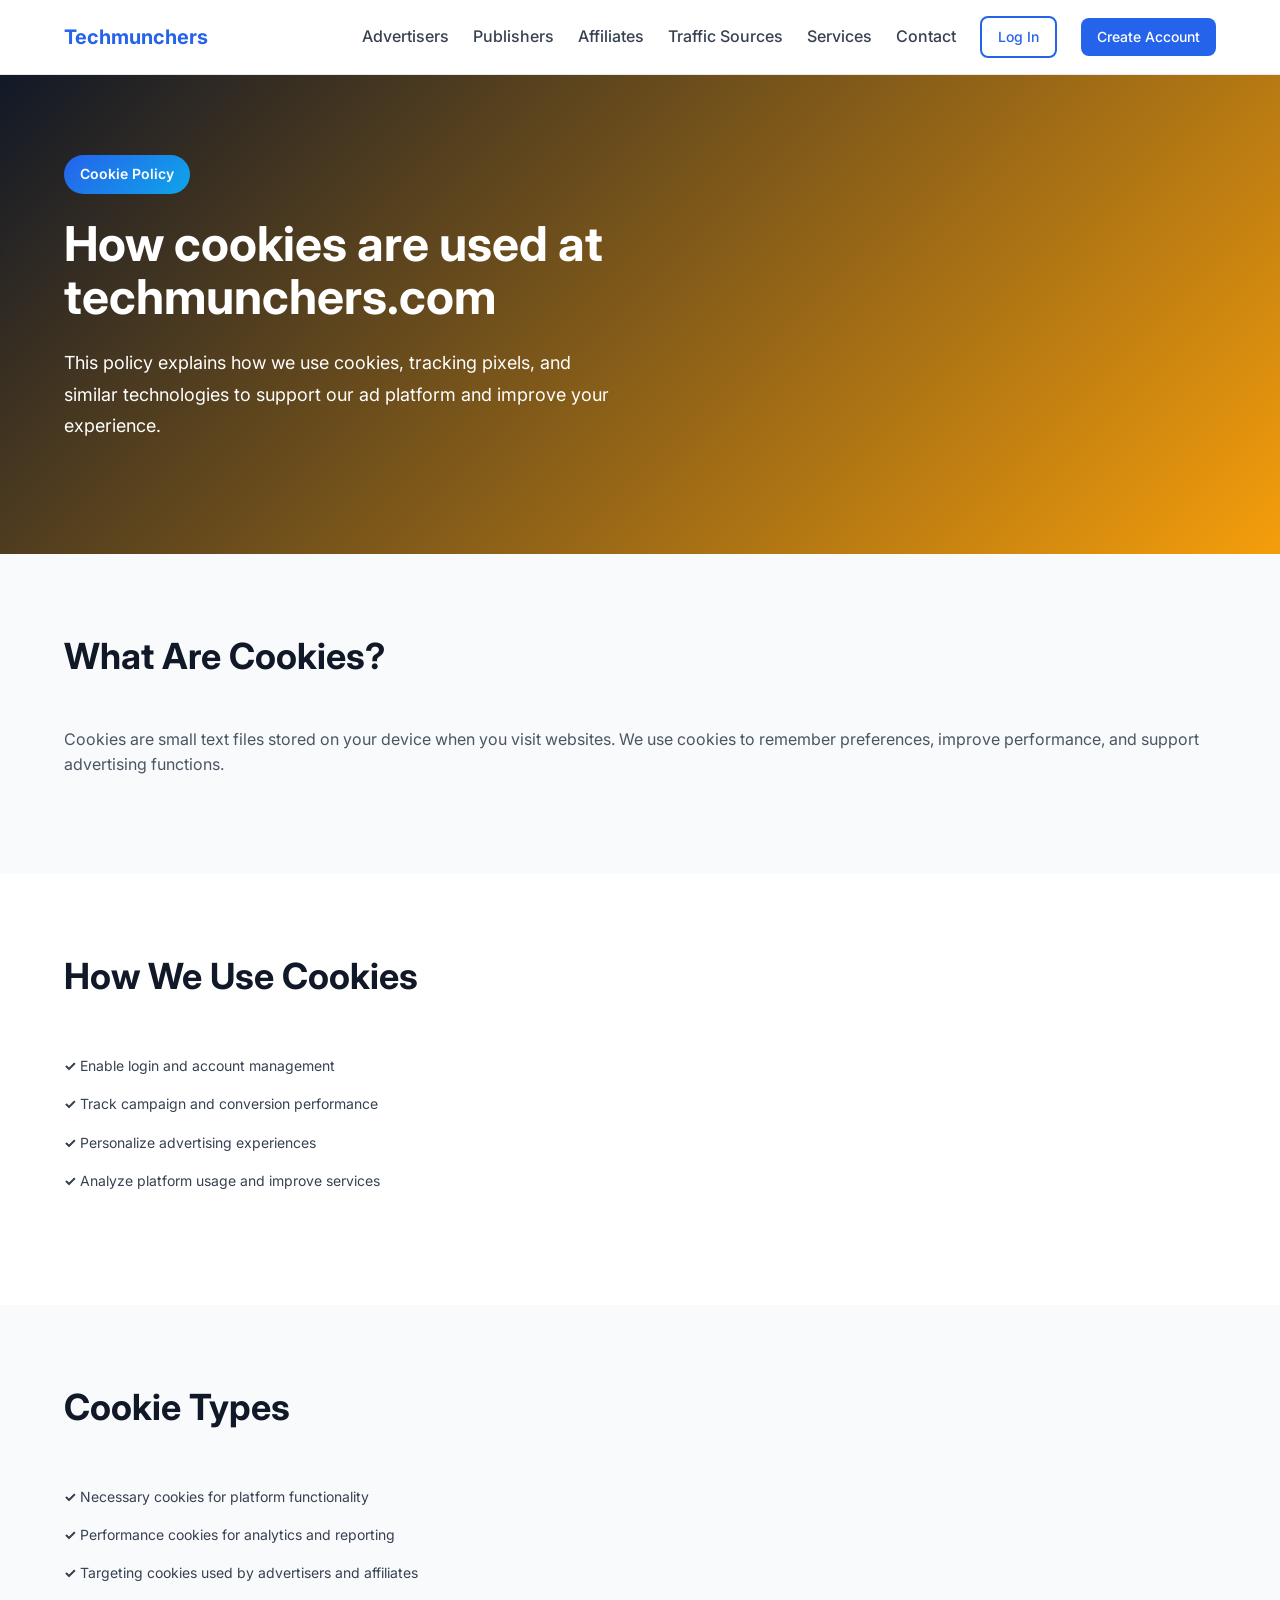
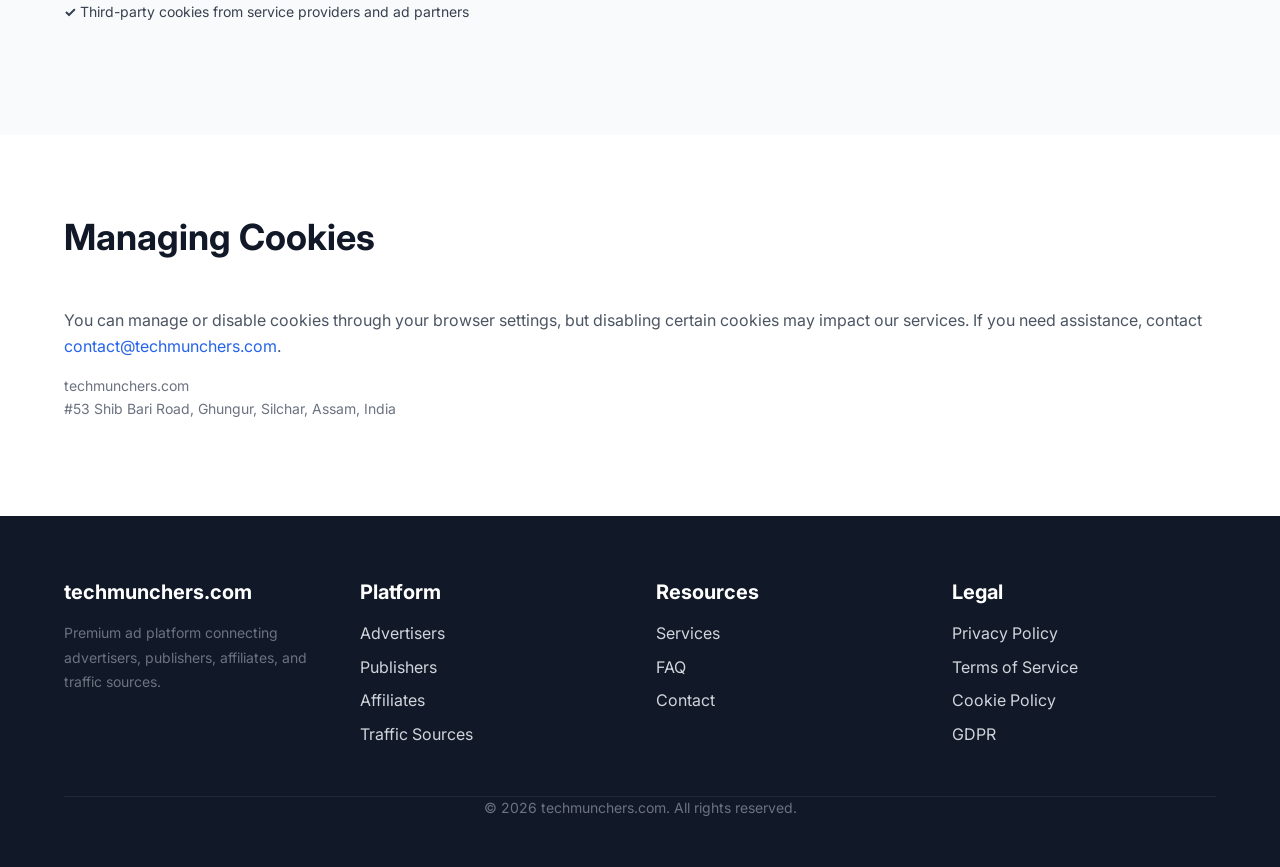
<file: pages/cookie-policy.html>
<!DOCTYPE html>
<html lang="en">
<head>
  <meta charset="UTF-8" />
  <meta name="viewport" content="width=device-width, initial-scale=1.0" />
  <meta name="description" content="Cookie Policy for techmunchers.com, explaining how cookies and similar technologies are used on our ad platform." />
  <title>Cookie Policy | techmunchers.com</title>
  <link rel="stylesheet" href="../assets/css/style.css" />
  <link rel="stylesheet" href="../assets/css/responsive.css" />
  <link rel="stylesheet" href="../assets/css/cookie.css" />
  <link rel="preconnect" href="https://fonts.googleapis.com" />
  <link rel="preconnect" href="https://fonts.gstatic.com" crossorigin />
  <link href="https://fonts.googleapis.com/css2?family=Inter:wght@400;500;600;700&display=swap" rel="stylesheet" />
</head>
<body>
  

<header class="navbar">
  <div class="container">
    <a href="../index.html" class="navbar-brand">Techmunchers</a>
    <button class="navbar-toggle" aria-label="Toggle navigation" aria-expanded="false">
      <span></span>
      <span></span>
      <span></span>
    </button>
    <nav class="navbar-menu" id="navbar-menu">      <a href="advertiser.html" class="navbar-link">Advertisers</a>
      <a href="publisher.html" class="navbar-link">Publishers</a>
      <a href="affiliate.html" class="navbar-link">Affiliates</a>
      <a href="traffic-sources.html" class="navbar-link">Traffic Sources</a>
      <a href="services.html" class="navbar-link">Services</a>      <a href="contact.html" class="navbar-link">Contact</a>
      <a href="#" class="btn btn-outline btn-sm">Log In</a>
      <a href="#" class="btn btn-primary btn-sm">Create Account</a>
    </nav>
  </div>
</header>


  <main>
    <section class="hero-section cookie-hero">
      <div class="container">
        <div class="hero-content">
          <div class="hero-text">
            <span class="hero-badge">Cookie Policy</span>
            <h1>How cookies are used at techmunchers.com</h1>
            <p class="hero-description">This policy explains how we use cookies, tracking pixels, and similar technologies to support our ad platform and improve your experience.</p>
          </div>
        </div>
      </div>
    </section>

    <section class="section section-lg bg-light">
      <div class="container">
        <div class="section-header">
          <h2>What Are Cookies?</h2>
        </div>
        <p>Cookies are small text files stored on your device when you visit websites. We use cookies to remember preferences, improve performance, and support advertising functions.</p>
      </div>
    </section>

    <section class="section section-lg">
      <div class="container">
        <div class="section-header">
          <h2>How We Use Cookies</h2>
        </div>
        <ul class="feature-list">
          <li>✓ Enable login and account management</li>
          <li>✓ Track campaign and conversion performance</li>
          <li>✓ Personalize advertising experiences</li>
          <li>✓ Analyze platform usage and improve services</li>
        </ul>
      </div>
    </section>

    <section class="section section-lg bg-light">
      <div class="container">
        <div class="section-header">
          <h2>Cookie Types</h2>
        </div>
        <ul class="feature-list">
          <li>✓ Necessary cookies for platform functionality</li>
          <li>✓ Performance cookies for analytics and reporting</li>
          <li>✓ Targeting cookies used by advertisers and affiliates</li>
          <li>✓ Third-party cookies from service providers and ad partners</li>
        </ul>
      </div>
    </section>

    <section class="section section-lg">
      <div class="container">
        <div class="section-header">
          <h2>Managing Cookies</h2>
        </div>
        <p>You can manage or disable cookies through your browser settings, but disabling certain cookies may impact our services. If you need assistance, contact <a href="mailto:contact@techmunchers.com">contact@techmunchers.com</a>.</p>
        <p class="text-small">techmunchers.com<br />#53 Shib Bari Road, Ghungur, Silchar, Assam, India</p>
      </div>
    </section>
  </main>


<footer class="footer">
  <div class="container">
    <div class="d-grid footer-grid" style="grid-template-columns: repeat(auto-fit, minmax(220px, 1fr)); gap: var(--spacing-8);">
      <div class="footer-column">
        <h4 class="footer-brand" style="color: var(--color-white);">techmunchers.com</h4>
        <p class="footer-description text-small text-muted">Premium ad platform connecting advertisers, publishers, affiliates, and traffic sources.</p>
      </div>
      <div class="footer-column">
        <h5 style="color: var(--color-white);">Platform</h5>
        <ul class="d-flex flex-column gap-2">
          <li><a href="advertiser.html">Advertisers</a></li>
          <li><a href="publisher.html">Publishers</a></li>
          <li><a href="affiliate.html">Affiliates</a></li>
          <li><a href="traffic-sources.html">Traffic Sources</a></li>
        </ul>
      </div>
      <div class="footer-column">
        <h5 style="color: var(--color-white);">Resources</h5>
        <ul class="d-flex flex-column gap-2">
          <li><a href="services.html">Services</a></li>
          <li><a href="faq.html">FAQ</a></li>
          <li><a href="contact.html">Contact</a></li>
        </ul>
      </div>
      <div class="footer-column">
        <h5 style="color: var(--color-white);">Legal</h5>
        <ul class="d-flex flex-column gap-2">
          <li><a href="privacy-policy.html">Privacy Policy</a></li>
          <li><a href="terms-of-service.html">Terms of Service</a></li>
          <li><a href="cookie-policy.html">Cookie Policy</a></li>
          <li><a href="gdpr.html">GDPR</a></li>
        </ul>
      </div>
    </div>
    <div class="mt-8 pt-6" style="border-top: 1px solid var(--color-gray-800);">
      <p class="text-small text-muted text-center">&copy; 2026 techmunchers.com. All rights reserved.</p>
    </div>
  </div>
</footer>


</body>
</html>
</file>
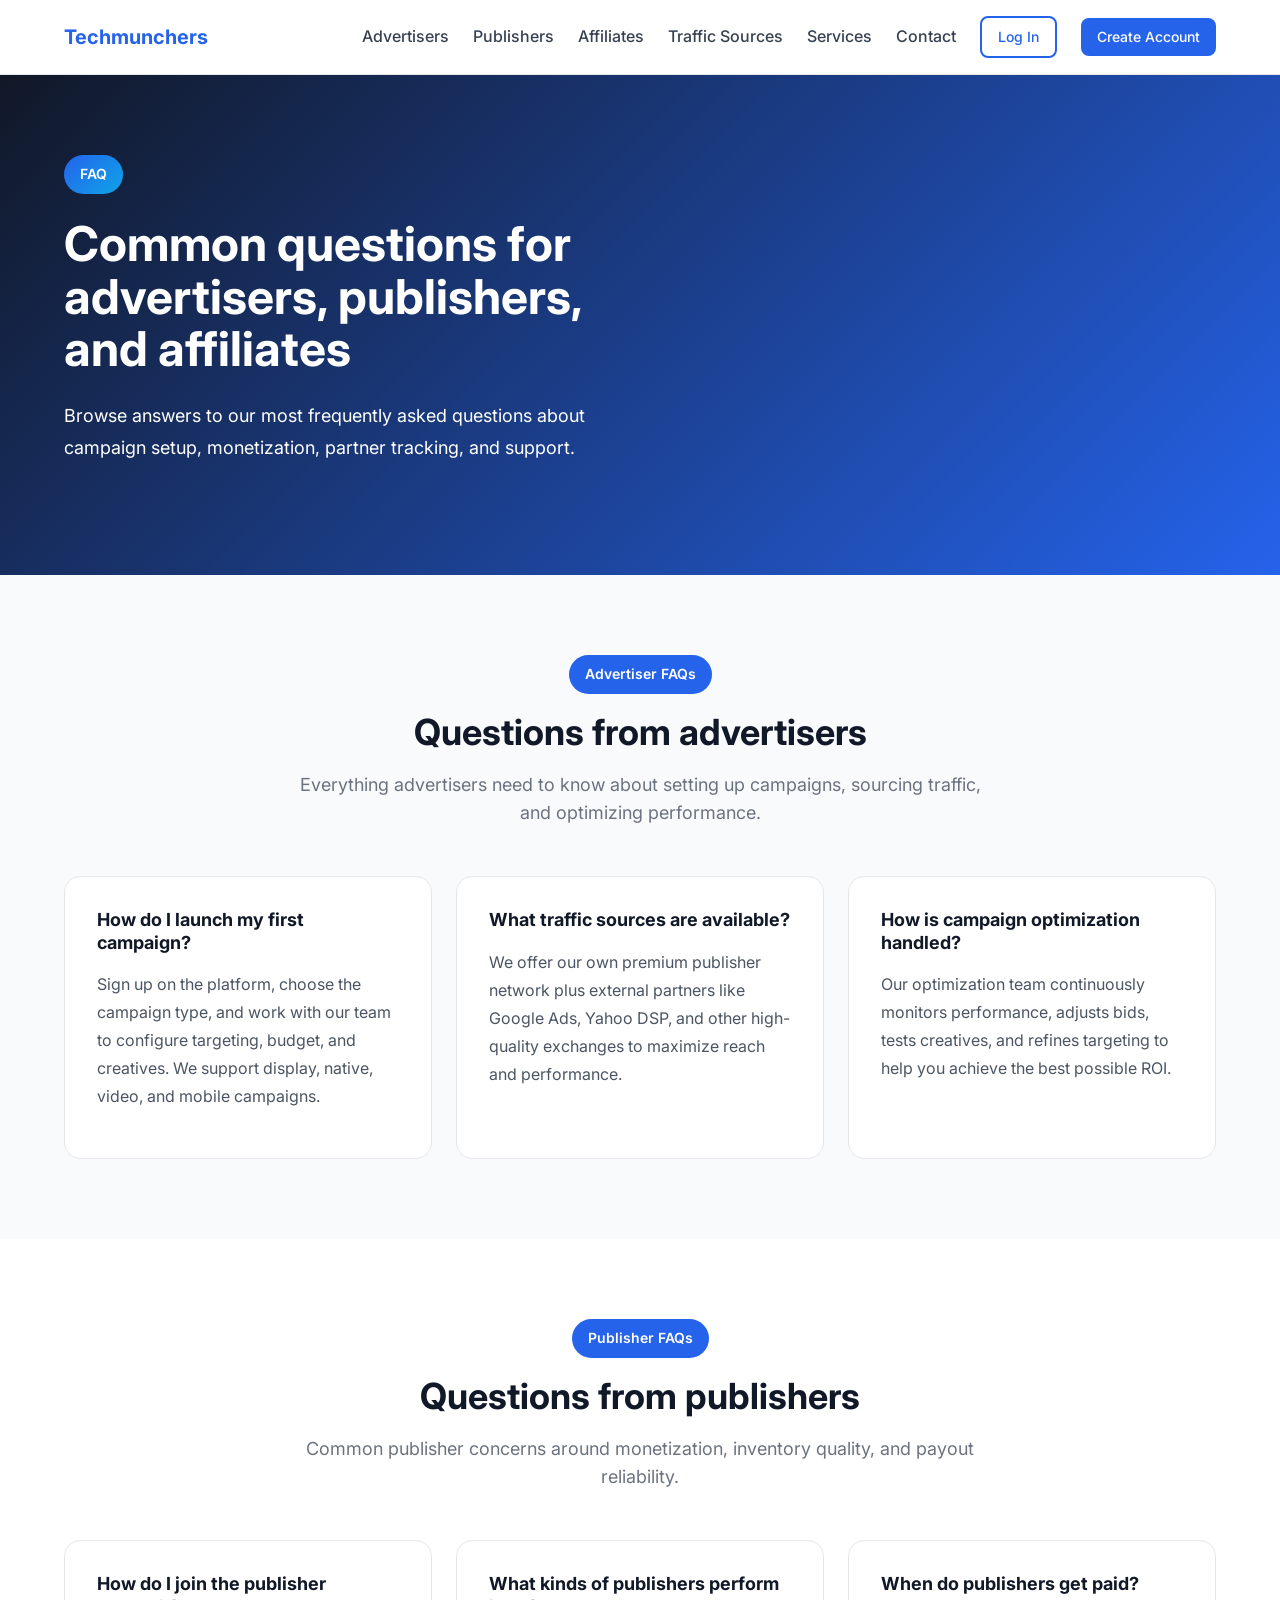
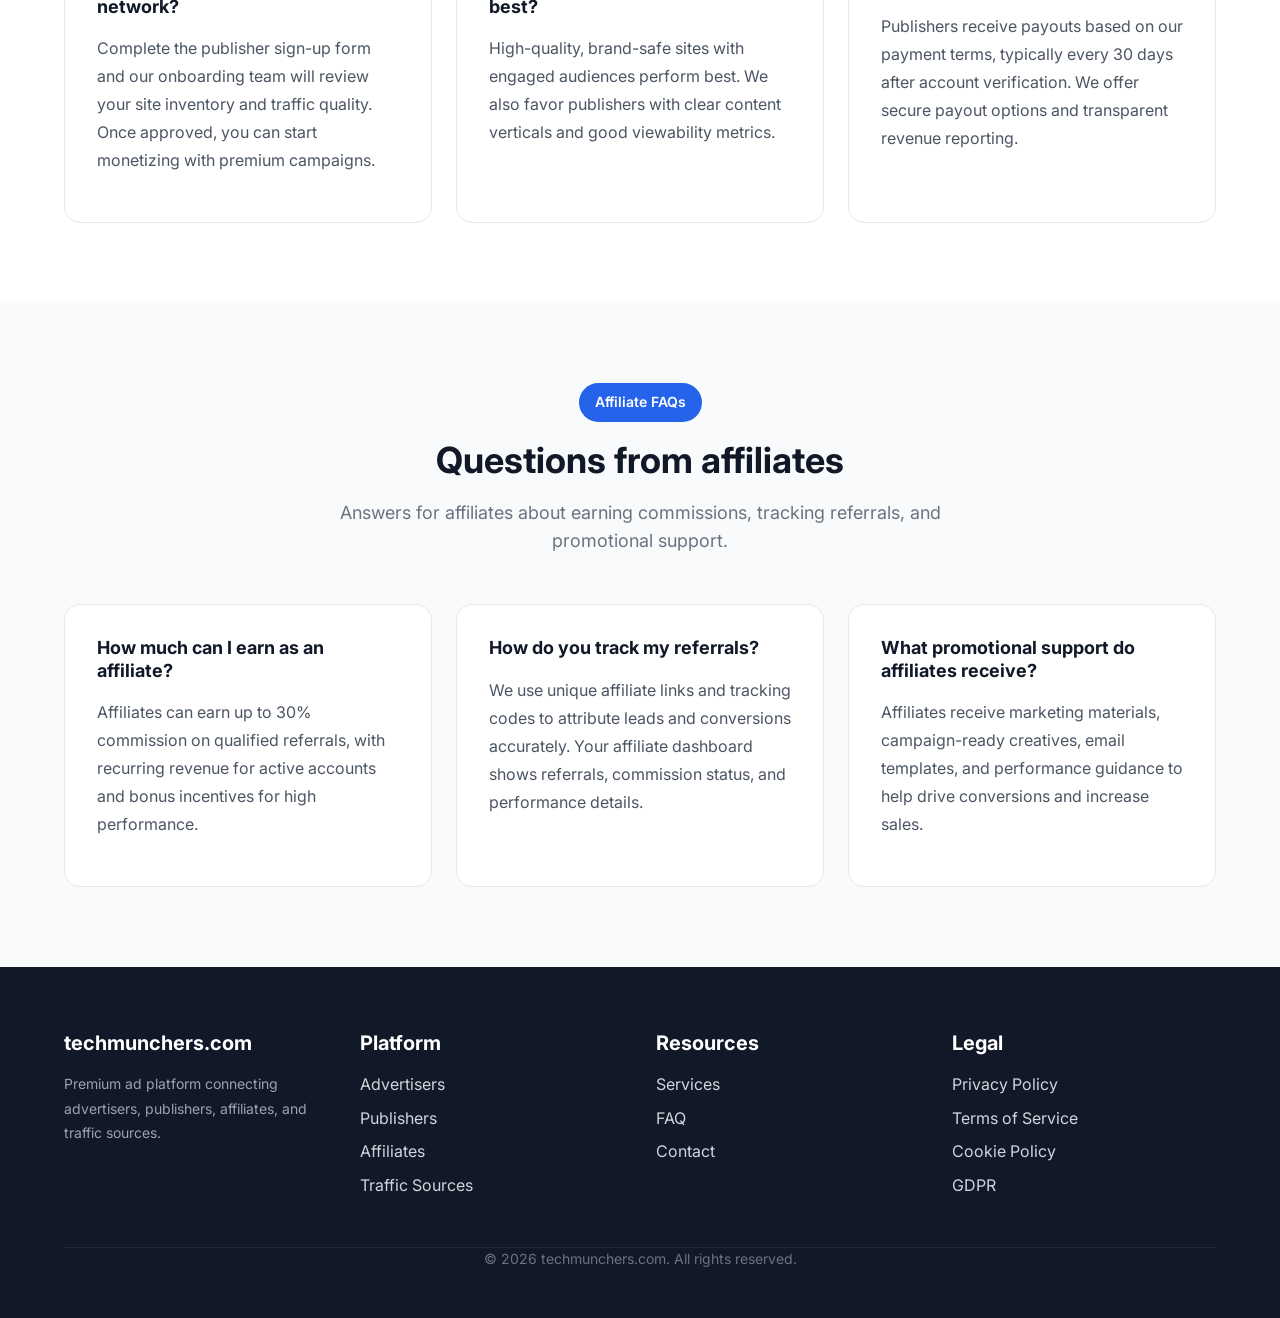
<file: pages/faq.html>
<!DOCTYPE html>
<html lang="en">
<head>
  <meta charset="UTF-8" />
  <meta name="viewport" content="width=device-width, initial-scale=1.0" />
  <meta name="description" content="Frequently asked questions for advertisers, publishers, and affiliates on techmunchers.com." />
  <title>FAQ | techmunchers.com</title>
  <link rel="stylesheet" href="../assets/css/style.css" />
  <link rel="stylesheet" href="../assets/css/responsive.css" />
  <link rel="stylesheet" href="../assets/css/faq.css" />
  <link rel="preconnect" href="https://fonts.googleapis.com" />
  <link rel="preconnect" href="https://fonts.gstatic.com" crossorigin />
  <link href="https://fonts.googleapis.com/css2?family=Inter:wght@400;500;600;700&display=swap" rel="stylesheet" />
</head>
<body>
  

<header class="navbar">
  <div class="container">
    <a href="../index.html" class="navbar-brand">Techmunchers</a>
    <button class="navbar-toggle" aria-label="Toggle navigation" aria-expanded="false">
      <span></span>
      <span></span>
      <span></span>
    </button>
    <nav class="navbar-menu" id="navbar-menu">      <a href="advertiser.html" class="navbar-link">Advertisers</a>
      <a href="publisher.html" class="navbar-link">Publishers</a>
      <a href="affiliate.html" class="navbar-link">Affiliates</a>
      <a href="traffic-sources.html" class="navbar-link">Traffic Sources</a>
      <a href="services.html" class="navbar-link">Services</a>      <a href="contact.html" class="navbar-link">Contact</a>
      <a href="#" class="btn btn-outline btn-sm">Log In</a>
      <a href="#" class="btn btn-primary btn-sm">Create Account</a>
    </nav>
  </div>
</header>



  <main>
    <section class="hero-section faq-hero">
      <div class="container">
        <div class="hero-content">
          <div class="hero-text">
            <span class="hero-badge">FAQ</span>
            <h1>Common questions for advertisers, publishers, and affiliates</h1>
            <p class="hero-description">Browse answers to our most frequently asked questions about campaign setup, monetization, partner tracking, and support.</p>
          </div>
        </div>
      </div>
    </section>

    <section class="section section-lg bg-light">
      <div class="container">
        <div class="section-header text-center">
          <span class="section-badge">Advertiser FAQs</span>
          <h2>Questions from advertisers</h2>
          <p class="section-description text-muted text-large">Everything advertisers need to know about setting up campaigns, sourcing traffic, and optimizing performance.</p>
        </div>

        <div class="faq-grid">
          <div class="faq-card">
            <h4>How do I launch my first campaign?</h4>
            <p>Sign up on the platform, choose the campaign type, and work with our team to configure targeting, budget, and creatives. We support display, native, video, and mobile campaigns.</p>
          </div>
          <div class="faq-card">
            <h4>What traffic sources are available?</h4>
            <p>We offer our own premium publisher network plus external partners like Google Ads, Yahoo DSP, and other high-quality exchanges to maximize reach and performance.</p>
          </div>
          <div class="faq-card">
            <h4>How is campaign optimization handled?</h4>
            <p>Our optimization team continuously monitors performance, adjusts bids, tests creatives, and refines targeting to help you achieve the best possible ROI.</p>
          </div>
        </div>
      </div>
    </section>

    <section class="section section-lg">
      <div class="container">
        <div class="section-header text-center">
          <span class="section-badge">Publisher FAQs</span>
          <h2>Questions from publishers</h2>
          <p class="section-description text-muted text-large">Common publisher concerns around monetization, inventory quality, and payout reliability.</p>
        </div>

        <div class="faq-grid">
          <div class="faq-card">
            <h4>How do I join the publisher network?</h4>
            <p>Complete the publisher sign-up form and our onboarding team will review your site inventory and traffic quality. Once approved, you can start monetizing with premium campaigns.</p>
          </div>
          <div class="faq-card">
            <h4>What kinds of publishers perform best?</h4>
            <p>High-quality, brand-safe sites with engaged audiences perform best. We also favor publishers with clear content verticals and good viewability metrics.</p>
          </div>
          <div class="faq-card">
            <h4>When do publishers get paid?</h4>
            <p>Publishers receive payouts based on our payment terms, typically every 30 days after account verification. We offer secure payout options and transparent revenue reporting.</p>
          </div>
        </div>
      </div>
    </section>

    <section class="section section-lg bg-light">
      <div class="container">
        <div class="section-header text-center">
          <span class="section-badge">Affiliate FAQs</span>
          <h2>Questions from affiliates</h2>
          <p class="section-description text-muted text-large">Answers for affiliates about earning commissions, tracking referrals, and promotional support.</p>
        </div>

        <div class="faq-grid">
          <div class="faq-card">
            <h4>How much can I earn as an affiliate?</h4>
            <p>Affiliates can earn up to 30% commission on qualified referrals, with recurring revenue for active accounts and bonus incentives for high performance.</p>
          </div>
          <div class="faq-card">
            <h4>How do you track my referrals?</h4>
            <p>We use unique affiliate links and tracking codes to attribute leads and conversions accurately. Your affiliate dashboard shows referrals, commission status, and performance details.</p>
          </div>
          <div class="faq-card">
            <h4>What promotional support do affiliates receive?</h4>
            <p>Affiliates receive marketing materials, campaign-ready creatives, email templates, and performance guidance to help drive conversions and increase sales.</p>
          </div>
        </div>
      </div>
    </section>
  </main>


<footer class="footer">
  <div class="container">
    <div class="d-grid footer-grid" style="grid-template-columns: repeat(auto-fit, minmax(220px, 1fr)); gap: var(--spacing-8);">
      <div class="footer-column">
        <h4 class="footer-brand" style="color: var(--color-white);">techmunchers.com</h4>
        <p class="footer-description text-small text-muted">Premium ad platform connecting advertisers, publishers, affiliates, and traffic sources.</p>
      </div>
      <div class="footer-column">
        <h5 style="color: var(--color-white);">Platform</h5>
        <ul class="d-flex flex-column gap-2">
          <li><a href="advertiser.html">Advertisers</a></li>
          <li><a href="publisher.html">Publishers</a></li>
          <li><a href="affiliate.html">Affiliates</a></li>
          <li><a href="traffic-sources.html">Traffic Sources</a></li>
        </ul>
      </div>
      <div class="footer-column">
        <h5 style="color: var(--color-white);">Resources</h5>
        <ul class="d-flex flex-column gap-2">
          <li><a href="services.html">Services</a></li>
          <li><a href="faq.html">FAQ</a></li>
          <li><a href="contact.html">Contact</a></li>
        </ul>
      </div>
      <div class="footer-column">
        <h5 style="color: var(--color-white);">Legal</h5>
        <ul class="d-flex flex-column gap-2">
          <li><a href="privacy-policy.html">Privacy Policy</a></li>
          <li><a href="terms-of-service.html">Terms of Service</a></li>
          <li><a href="cookie-policy.html">Cookie Policy</a></li>
          <li><a href="gdpr.html">GDPR</a></li>
        </ul>
      </div>
    </div>
    <div class="mt-8 pt-6" style="border-top: 1px solid var(--color-gray-800);">
      <p class="text-small text-muted text-center">&copy; 2026 techmunchers.com. All rights reserved.</p>
    </div>
  </div>
</footer>


</body>
</html>
</file>
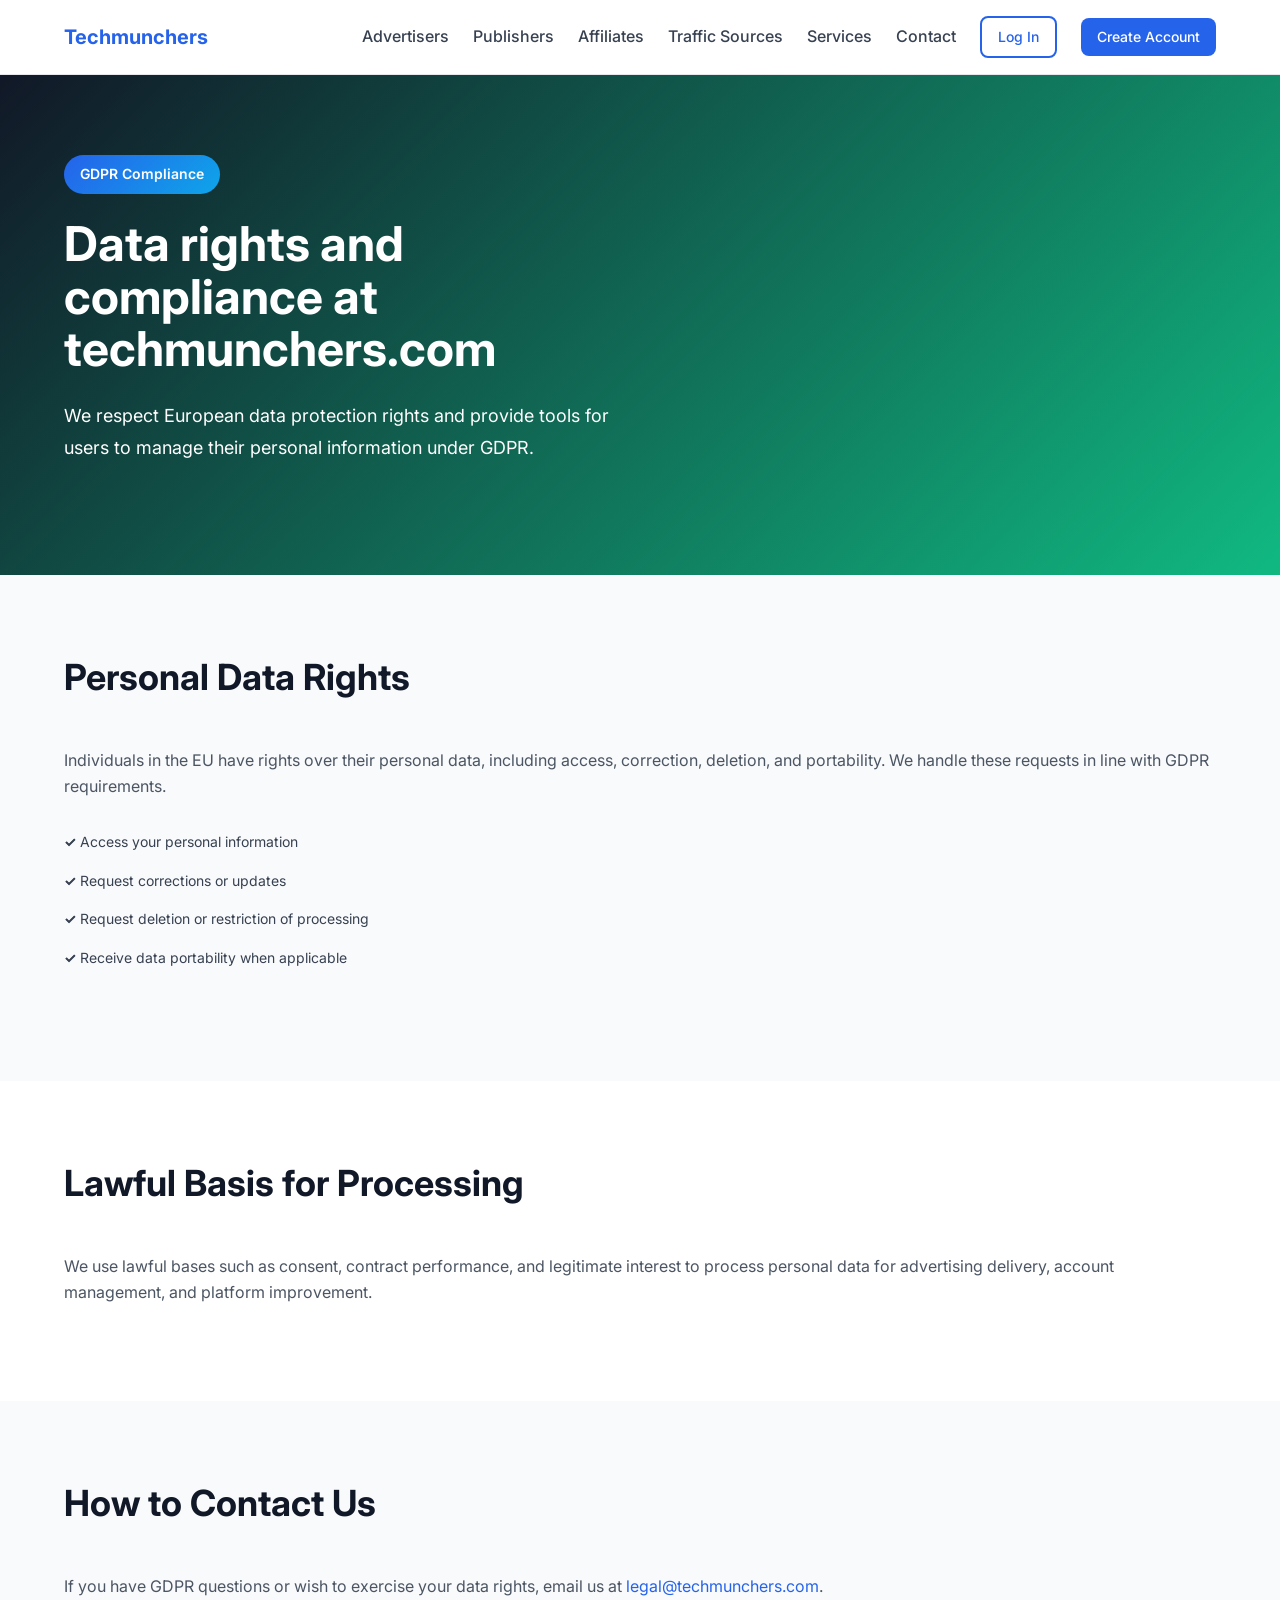
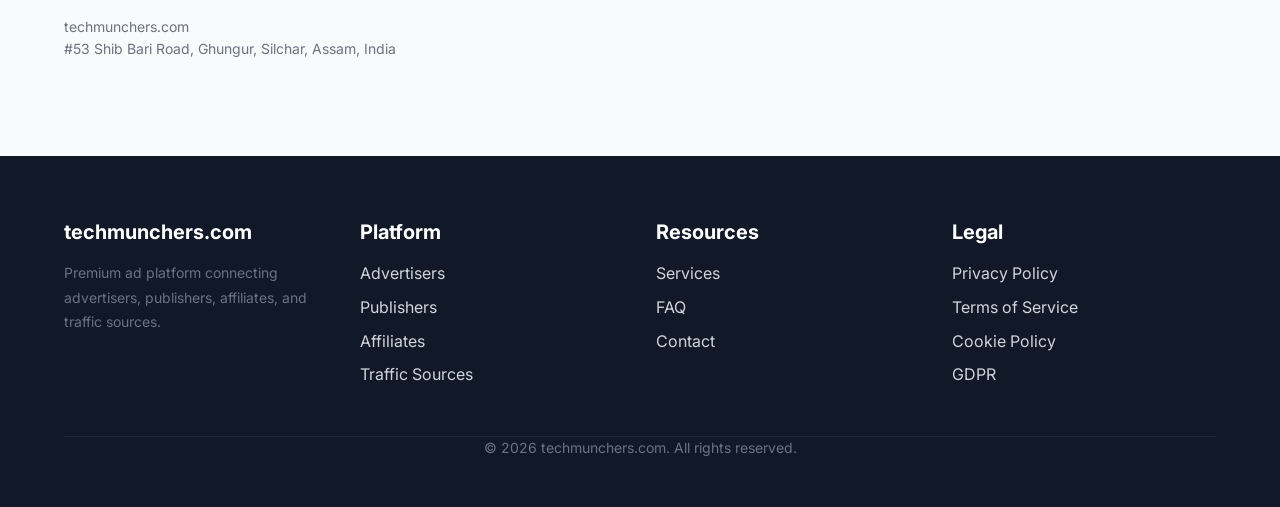
<file: pages/gdpr.html>
<!DOCTYPE html>
<html lang="en">
<head>
  <meta charset="UTF-8" />
  <meta name="viewport" content="width=device-width, initial-scale=1.0" />
  <meta name="description" content="GDPR compliance information for techmunchers.com, including data rights and lawful data use." />
  <title>GDPR | techmunchers.com</title>
  <link rel="stylesheet" href="../assets/css/style.css" />
  <link rel="stylesheet" href="../assets/css/responsive.css" />
  <link rel="stylesheet" href="../assets/css/gdpr.css" />
  <link rel="preconnect" href="https://fonts.googleapis.com" />
  <link rel="preconnect" href="https://fonts.gstatic.com" crossorigin />
  <link href="https://fonts.googleapis.com/css2?family=Inter:wght@400;500;600;700&display=swap" rel="stylesheet" />
</head>
<body>
  

<header class="navbar">
  <div class="container">
    <a href="../index.html" class="navbar-brand">Techmunchers</a>
    <button class="navbar-toggle" aria-label="Toggle navigation" aria-expanded="false">
      <span></span>
      <span></span>
      <span></span>
    </button>
    <nav class="navbar-menu" id="navbar-menu">      <a href="advertiser.html" class="navbar-link">Advertisers</a>
      <a href="publisher.html" class="navbar-link">Publishers</a>
      <a href="affiliate.html" class="navbar-link">Affiliates</a>
      <a href="traffic-sources.html" class="navbar-link">Traffic Sources</a>
      <a href="services.html" class="navbar-link">Services</a>      <a href="contact.html" class="navbar-link">Contact</a>
      <a href="#" class="btn btn-outline btn-sm">Log In</a>
      <a href="#" class="btn btn-primary btn-sm">Create Account</a>
    </nav>
  </div>
</header>


  <main>
    <section class="hero-section gdpr-hero">
      <div class="container">
        <div class="hero-content">
          <div class="hero-text">
            <span class="hero-badge">GDPR Compliance</span>
            <h1>Data rights and compliance at techmunchers.com</h1>
            <p class="hero-description">We respect European data protection rights and provide tools for users to manage their personal information under GDPR.</p>
          </div>
        </div>
      </div>
    </section>

    <section class="section section-lg bg-light">
      <div class="container">
        <div class="section-header">
          <h2>Personal Data Rights</h2>
        </div>
        <p>Individuals in the EU have rights over their personal data, including access, correction, deletion, and portability. We handle these requests in line with GDPR requirements.</p>
        <ul class="feature-list">
          <li>✓ Access your personal information</li>
          <li>✓ Request corrections or updates</li>
          <li>✓ Request deletion or restriction of processing</li>
          <li>✓ Receive data portability when applicable</li>
        </ul>
      </div>
    </section>

    <section class="section section-lg">
      <div class="container">
        <div class="section-header">
          <h2>Lawful Basis for Processing</h2>
        </div>
        <p>We use lawful bases such as consent, contract performance, and legitimate interest to process personal data for advertising delivery, account management, and platform improvement.</p>
      </div>
    </section>

    <section class="section section-lg bg-light">
      <div class="container">
        <div class="section-header">
          <h2>How to Contact Us</h2>
        </div>
        <p>If you have GDPR questions or wish to exercise your data rights, email us at <a href="mailto:legal@techmunchers.com">legal@techmunchers.com</a>.</p>
        <p class="text-small">techmunchers.com<br />#53 Shib Bari Road, Ghungur, Silchar, Assam, India</p>
      </div>
    </section>
  </main>


<footer class="footer">
  <div class="container">
    <div class="d-grid footer-grid" style="grid-template-columns: repeat(auto-fit, minmax(220px, 1fr)); gap: var(--spacing-8);">
      <div class="footer-column">
        <h4 class="footer-brand" style="color: var(--color-white);">techmunchers.com</h4>
        <p class="footer-description text-small text-muted">Premium ad platform connecting advertisers, publishers, affiliates, and traffic sources.</p>
      </div>
      <div class="footer-column">
        <h5 style="color: var(--color-white);">Platform</h5>
        <ul class="d-flex flex-column gap-2">
          <li><a href="advertiser.html">Advertisers</a></li>
          <li><a href="publisher.html">Publishers</a></li>
          <li><a href="affiliate.html">Affiliates</a></li>
          <li><a href="traffic-sources.html">Traffic Sources</a></li>
        </ul>
      </div>
      <div class="footer-column">
        <h5 style="color: var(--color-white);">Resources</h5>
        <ul class="d-flex flex-column gap-2">
          <li><a href="services.html">Services</a></li>
          <li><a href="faq.html">FAQ</a></li>
          <li><a href="contact.html">Contact</a></li>
        </ul>
      </div>
      <div class="footer-column">
        <h5 style="color: var(--color-white);">Legal</h5>
        <ul class="d-flex flex-column gap-2">
          <li><a href="privacy-policy.html">Privacy Policy</a></li>
          <li><a href="terms-of-service.html">Terms of Service</a></li>
          <li><a href="cookie-policy.html">Cookie Policy</a></li>
          <li><a href="gdpr.html">GDPR</a></li>
        </ul>
      </div>
    </div>
    <div class="mt-8 pt-6" style="border-top: 1px solid var(--color-gray-800);">
      <p class="text-small text-muted text-center">&copy; 2026 techmunchers.com. All rights reserved.</p>
    </div>
  </div>
</footer>


</body>
</html>
</file>
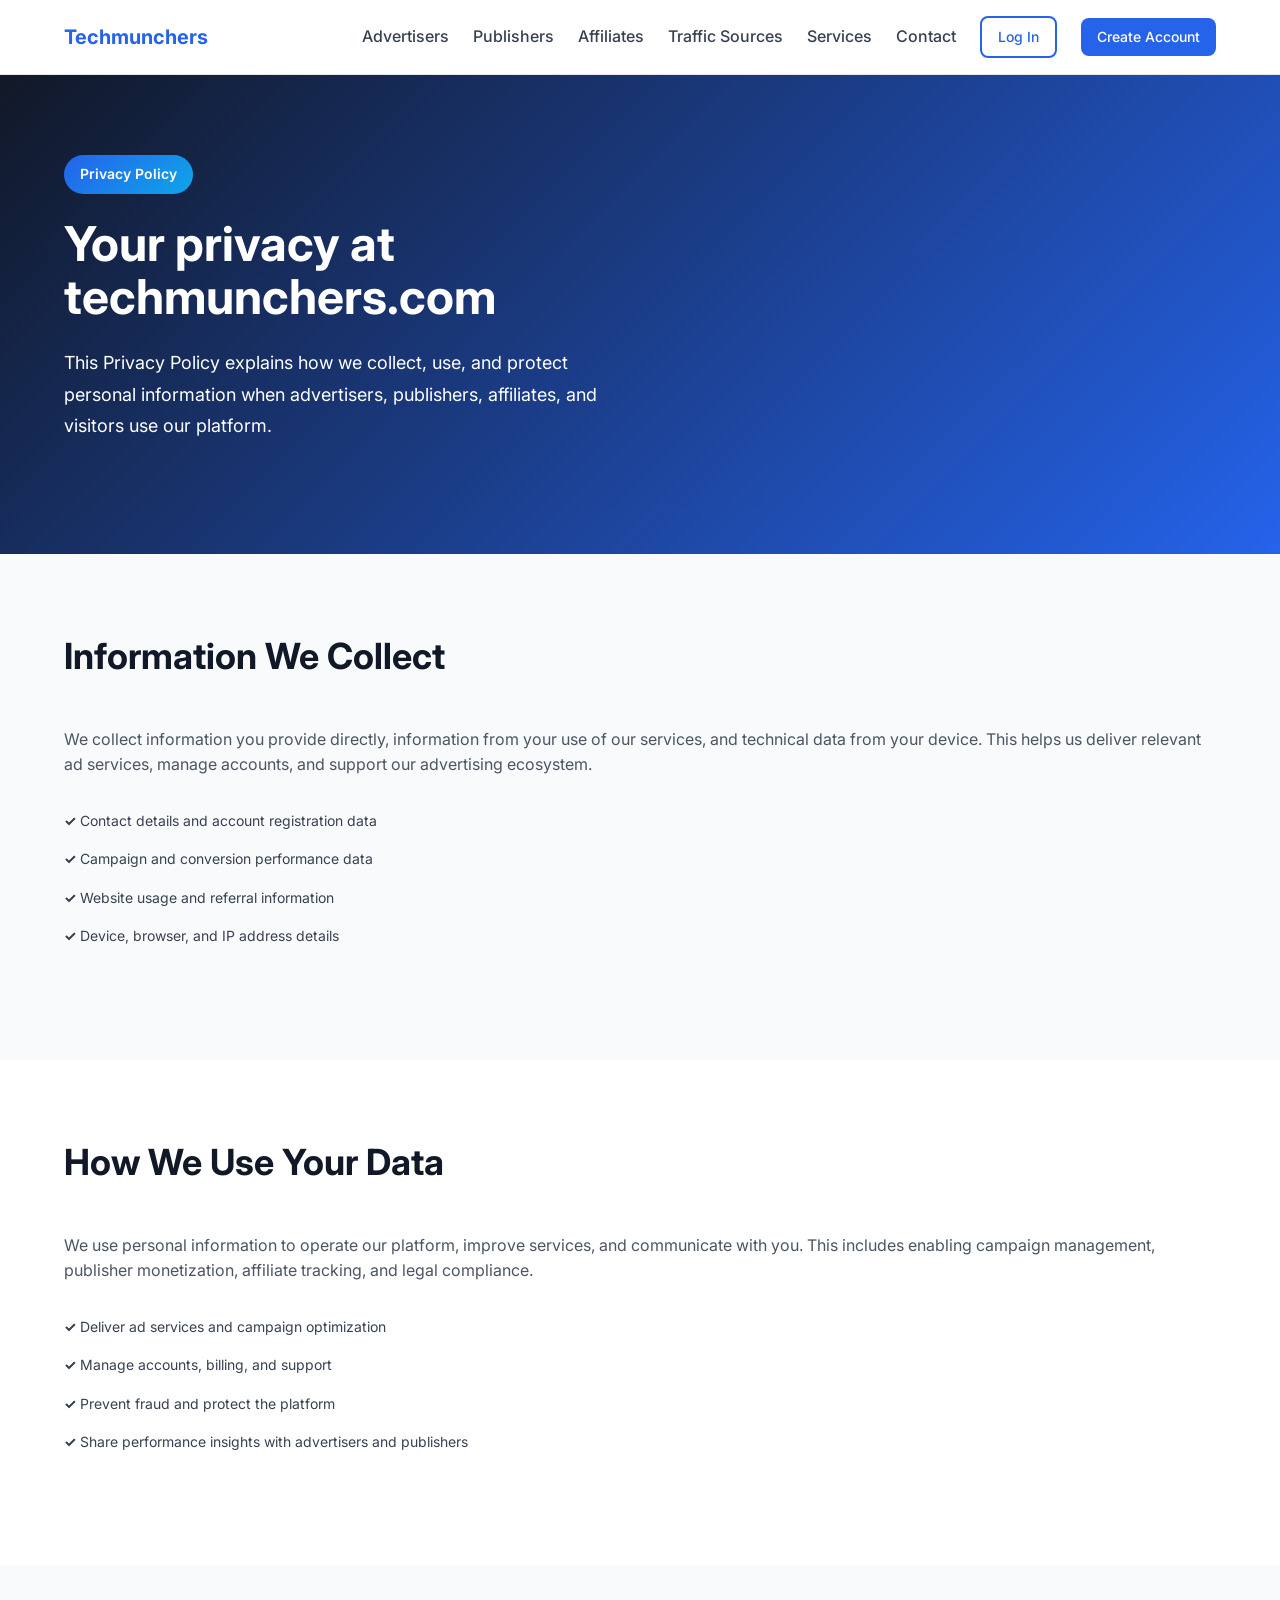
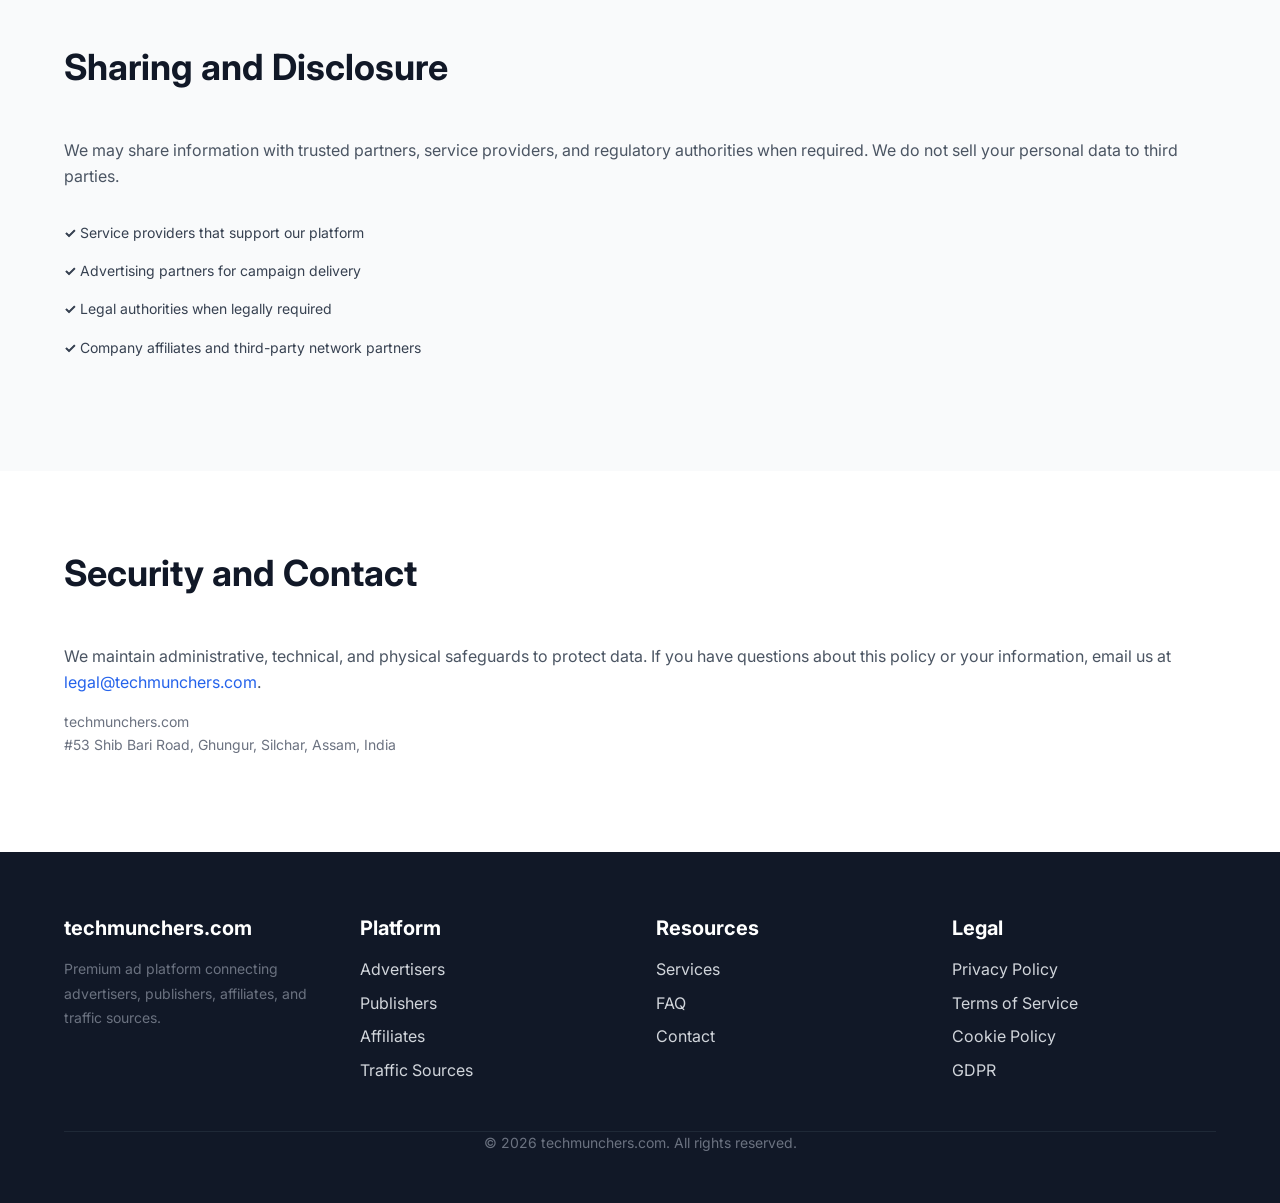
<file: pages/privacy-policy.html>
<!DOCTYPE html>
<html lang="en">
<head>
  <meta charset="UTF-8" />
  <meta name="viewport" content="width=device-width, initial-scale=1.0" />
  <meta name="description" content="Privacy Policy for techmunchers.com, covering how we collect, use, and protect personal data used by our ad platform." />
  <title>Privacy Policy | techmunchers.com</title>
  <link rel="stylesheet" href="../assets/css/style.css" />
  <link rel="stylesheet" href="../assets/css/responsive.css" />
  <link rel="stylesheet" href="../assets/css/privacy.css" />
  <link rel="preconnect" href="https://fonts.googleapis.com" />
  <link rel="preconnect" href="https://fonts.gstatic.com" crossorigin />
  <link href="https://fonts.googleapis.com/css2?family=Inter:wght@400;500;600;700&display=swap" rel="stylesheet" />
</head>
<body>
  

<header class="navbar">
  <div class="container">
    <a href="../index.html" class="navbar-brand">Techmunchers</a>
    <button class="navbar-toggle" aria-label="Toggle navigation" aria-expanded="false">
      <span></span>
      <span></span>
      <span></span>
    </button>
    <nav class="navbar-menu" id="navbar-menu">      <a href="advertiser.html" class="navbar-link">Advertisers</a>
      <a href="publisher.html" class="navbar-link">Publishers</a>
      <a href="affiliate.html" class="navbar-link">Affiliates</a>
      <a href="traffic-sources.html" class="navbar-link">Traffic Sources</a>
      <a href="services.html" class="navbar-link">Services</a>      <a href="contact.html" class="navbar-link">Contact</a>
      <a href="#" class="btn btn-outline btn-sm">Log In</a>
      <a href="#" class="btn btn-primary btn-sm">Create Account</a>
    </nav>
  </div>
</header>


  <main>
    <section class="hero-section privacy-hero">
      <div class="container">
        <div class="hero-content">
          <div class="hero-text">
            <span class="hero-badge">Privacy Policy</span>
            <h1>Your privacy at techmunchers.com</h1>
            <p class="hero-description">This Privacy Policy explains how we collect, use, and protect personal information when advertisers, publishers, affiliates, and visitors use our platform.</p>
          </div>
        </div>
      </div>
    </section>

    <section class="section section-lg bg-light">
      <div class="container">
        <div class="section-header">
          <h2>Information We Collect</h2>
        </div>
        <p>We collect information you provide directly, information from your use of our services, and technical data from your device. This helps us deliver relevant ad services, manage accounts, and support our advertising ecosystem.</p>
        <ul class="feature-list">
          <li>✓ Contact details and account registration data</li>
          <li>✓ Campaign and conversion performance data</li>
          <li>✓ Website usage and referral information</li>
          <li>✓ Device, browser, and IP address details</li>
        </ul>
      </div>
    </section>

    <section class="section section-lg">
      <div class="container">
        <div class="section-header">
          <h2>How We Use Your Data</h2>
        </div>
        <p>We use personal information to operate our platform, improve services, and communicate with you. This includes enabling campaign management, publisher monetization, affiliate tracking, and legal compliance.</p>
        <ul class="feature-list">
          <li>✓ Deliver ad services and campaign optimization</li>
          <li>✓ Manage accounts, billing, and support</li>
          <li>✓ Prevent fraud and protect the platform</li>
          <li>✓ Share performance insights with advertisers and publishers</li>
        </ul>
      </div>
    </section>

    <section class="section section-lg bg-light">
      <div class="container">
        <div class="section-header">
          <h2>Sharing and Disclosure</h2>
        </div>
        <p>We may share information with trusted partners, service providers, and regulatory authorities when required. We do not sell your personal data to third parties.</p>
        <ul class="feature-list">
          <li>✓ Service providers that support our platform</li>
          <li>✓ Advertising partners for campaign delivery</li>
          <li>✓ Legal authorities when legally required</li>
          <li>✓ Company affiliates and third-party network partners</li>
        </ul>
      </div>
    </section>

    <section class="section section-lg">
      <div class="container">
        <div class="section-header">
          <h2>Security and Contact</h2>
        </div>
        <p>We maintain administrative, technical, and physical safeguards to protect data. If you have questions about this policy or your information, email us at <a href="mailto:legal@techmunchers.com">legal@techmunchers.com</a>.</p>
        <p class="text-small">techmunchers.com<br />#53 Shib Bari Road, Ghungur, Silchar, Assam, India</p>
      </div>
    </section>
  </main>


<footer class="footer">
  <div class="container">
    <div class="d-grid footer-grid" style="grid-template-columns: repeat(auto-fit, minmax(220px, 1fr)); gap: var(--spacing-8);">
      <div class="footer-column">
        <h4 class="footer-brand" style="color: var(--color-white);">techmunchers.com</h4>
        <p class="footer-description text-small text-muted">Premium ad platform connecting advertisers, publishers, affiliates, and traffic sources.</p>
      </div>
      <div class="footer-column">
        <h5 style="color: var(--color-white);">Platform</h5>
        <ul class="d-flex flex-column gap-2">
          <li><a href="advertiser.html">Advertisers</a></li>
          <li><a href="publisher.html">Publishers</a></li>
          <li><a href="affiliate.html">Affiliates</a></li>
          <li><a href="traffic-sources.html">Traffic Sources</a></li>
        </ul>
      </div>
      <div class="footer-column">
        <h5 style="color: var(--color-white);">Resources</h5>
        <ul class="d-flex flex-column gap-2">
          <li><a href="services.html">Services</a></li>
          <li><a href="faq.html">FAQ</a></li>
          <li><a href="contact.html">Contact</a></li>
        </ul>
      </div>
      <div class="footer-column">
        <h5 style="color: var(--color-white);">Legal</h5>
        <ul class="d-flex flex-column gap-2">
          <li><a href="privacy-policy.html">Privacy Policy</a></li>
          <li><a href="terms-of-service.html">Terms of Service</a></li>
          <li><a href="cookie-policy.html">Cookie Policy</a></li>
          <li><a href="gdpr.html">GDPR</a></li>
        </ul>
      </div>
    </div>
    <div class="mt-8 pt-6" style="border-top: 1px solid var(--color-gray-800);">
      <p class="text-small text-muted text-center">&copy; 2026 techmunchers.com. All rights reserved.</p>
    </div>
  </div>
</footer>


</body>
</html>
</file>
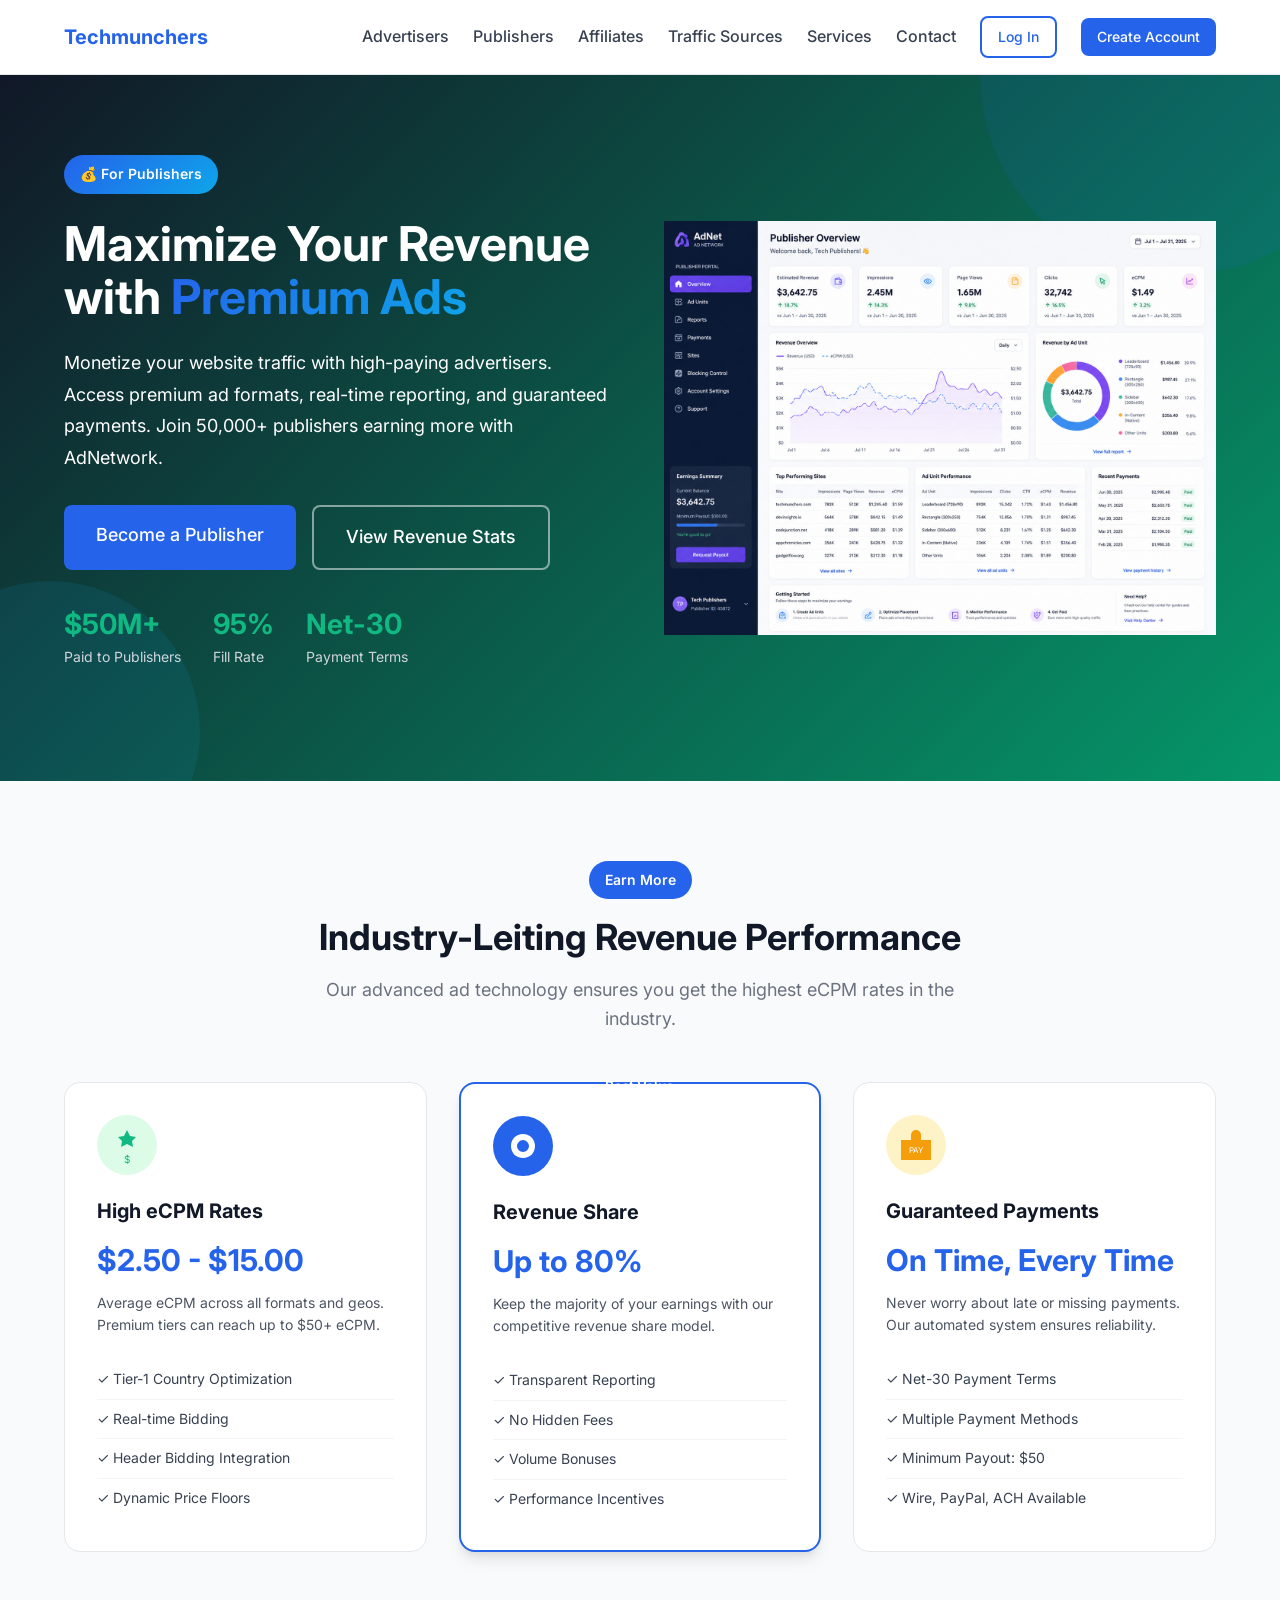
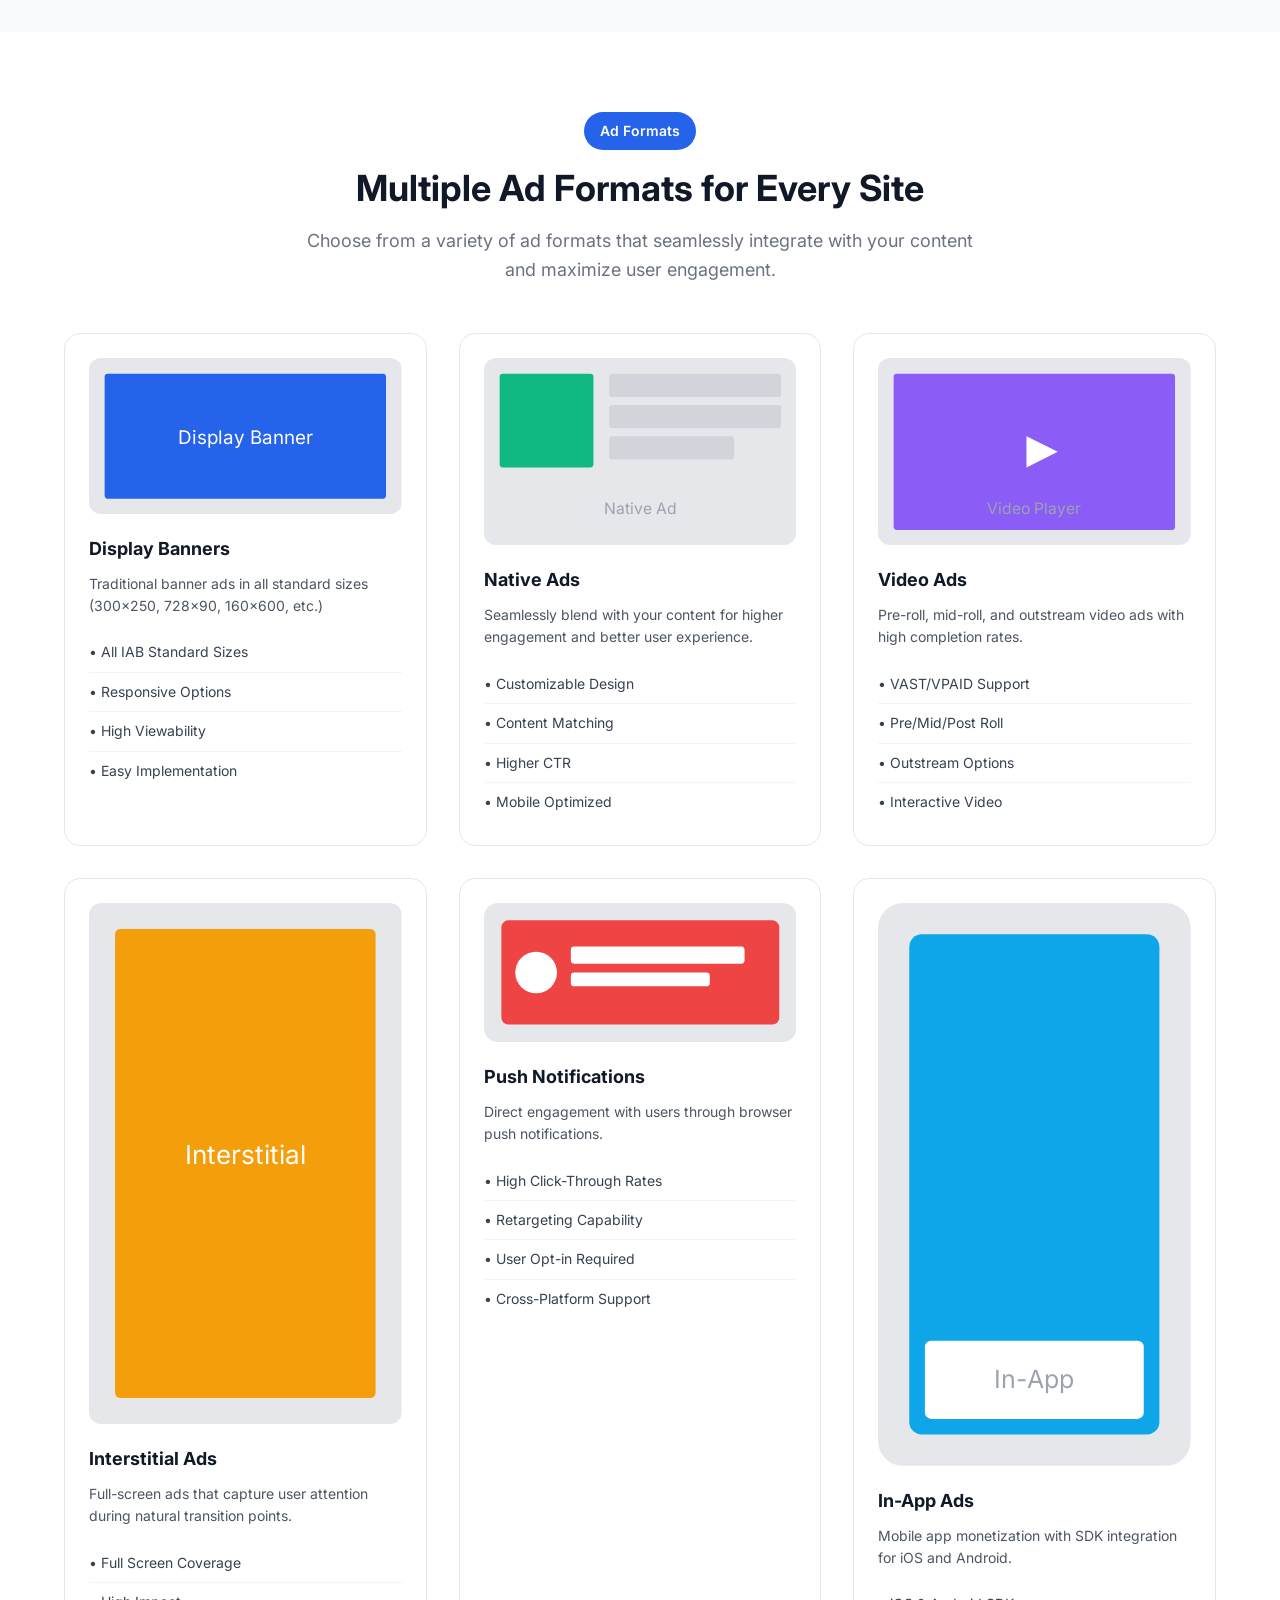
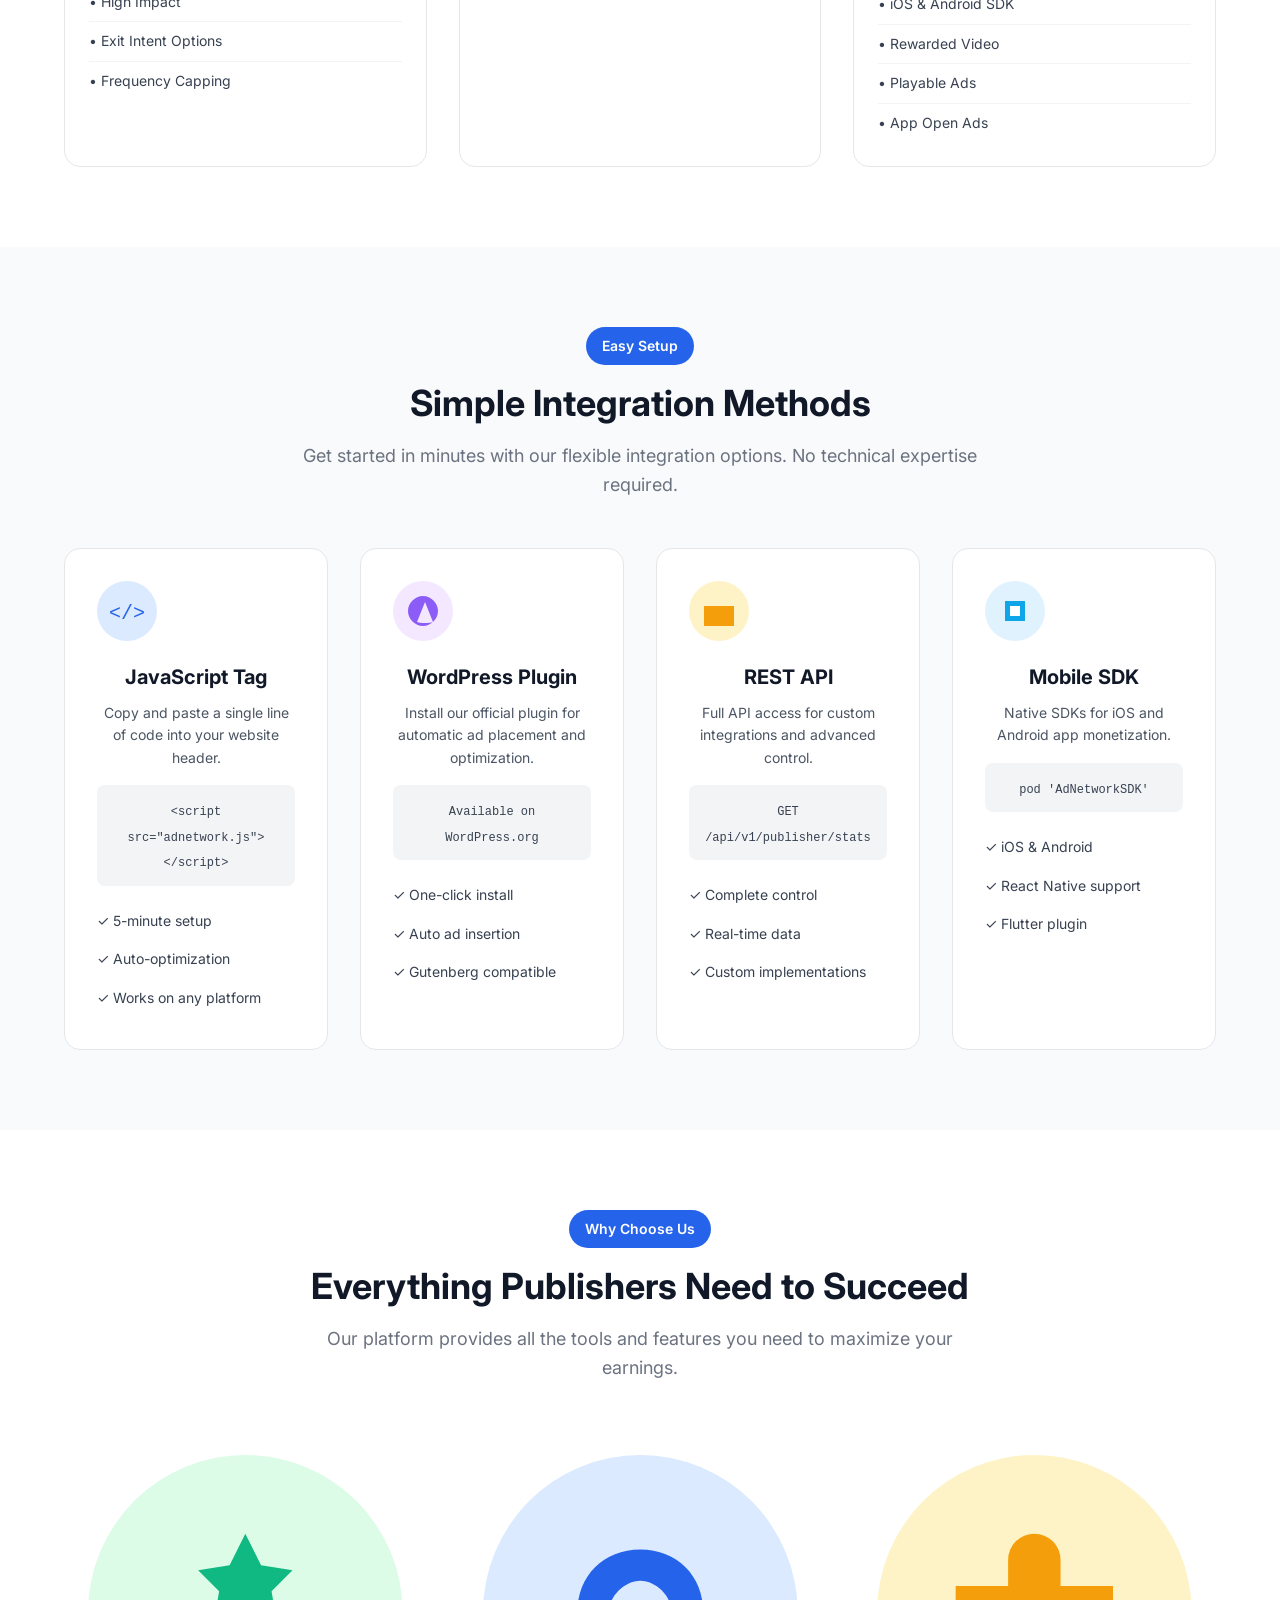
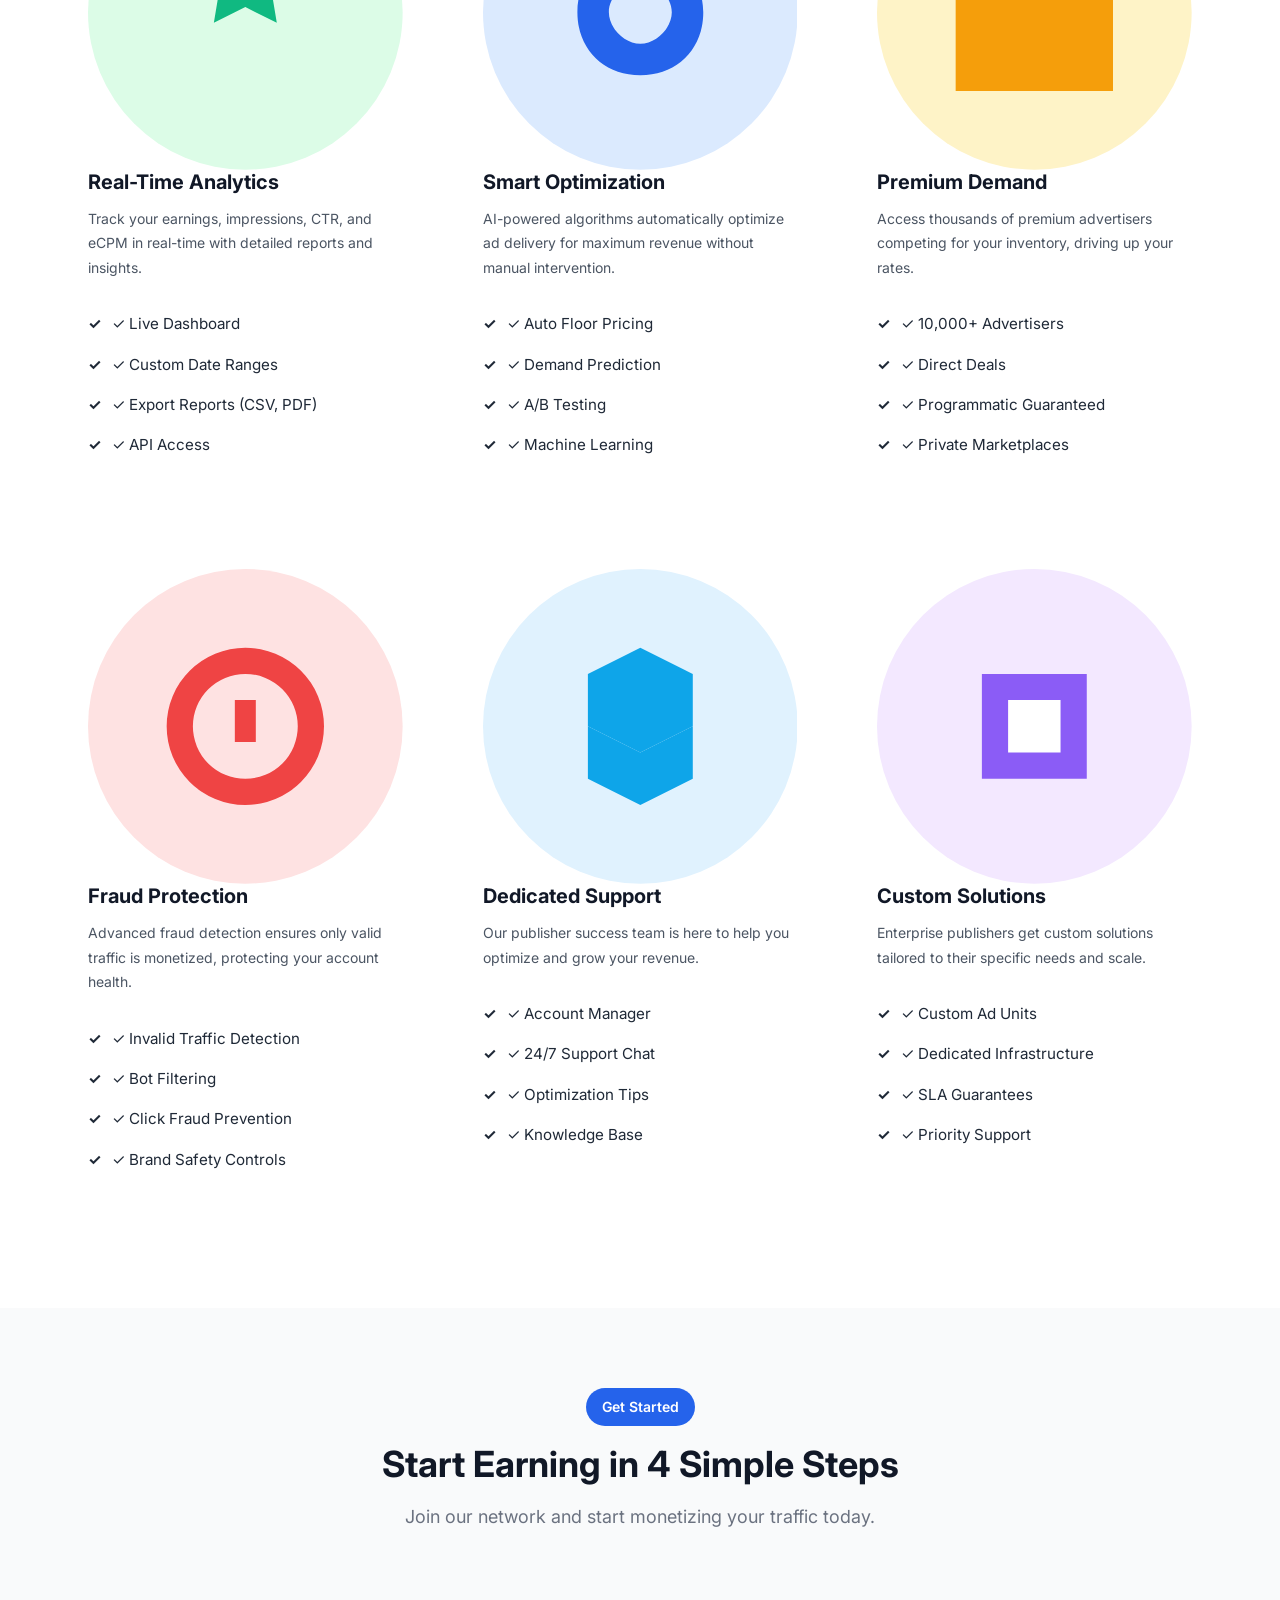
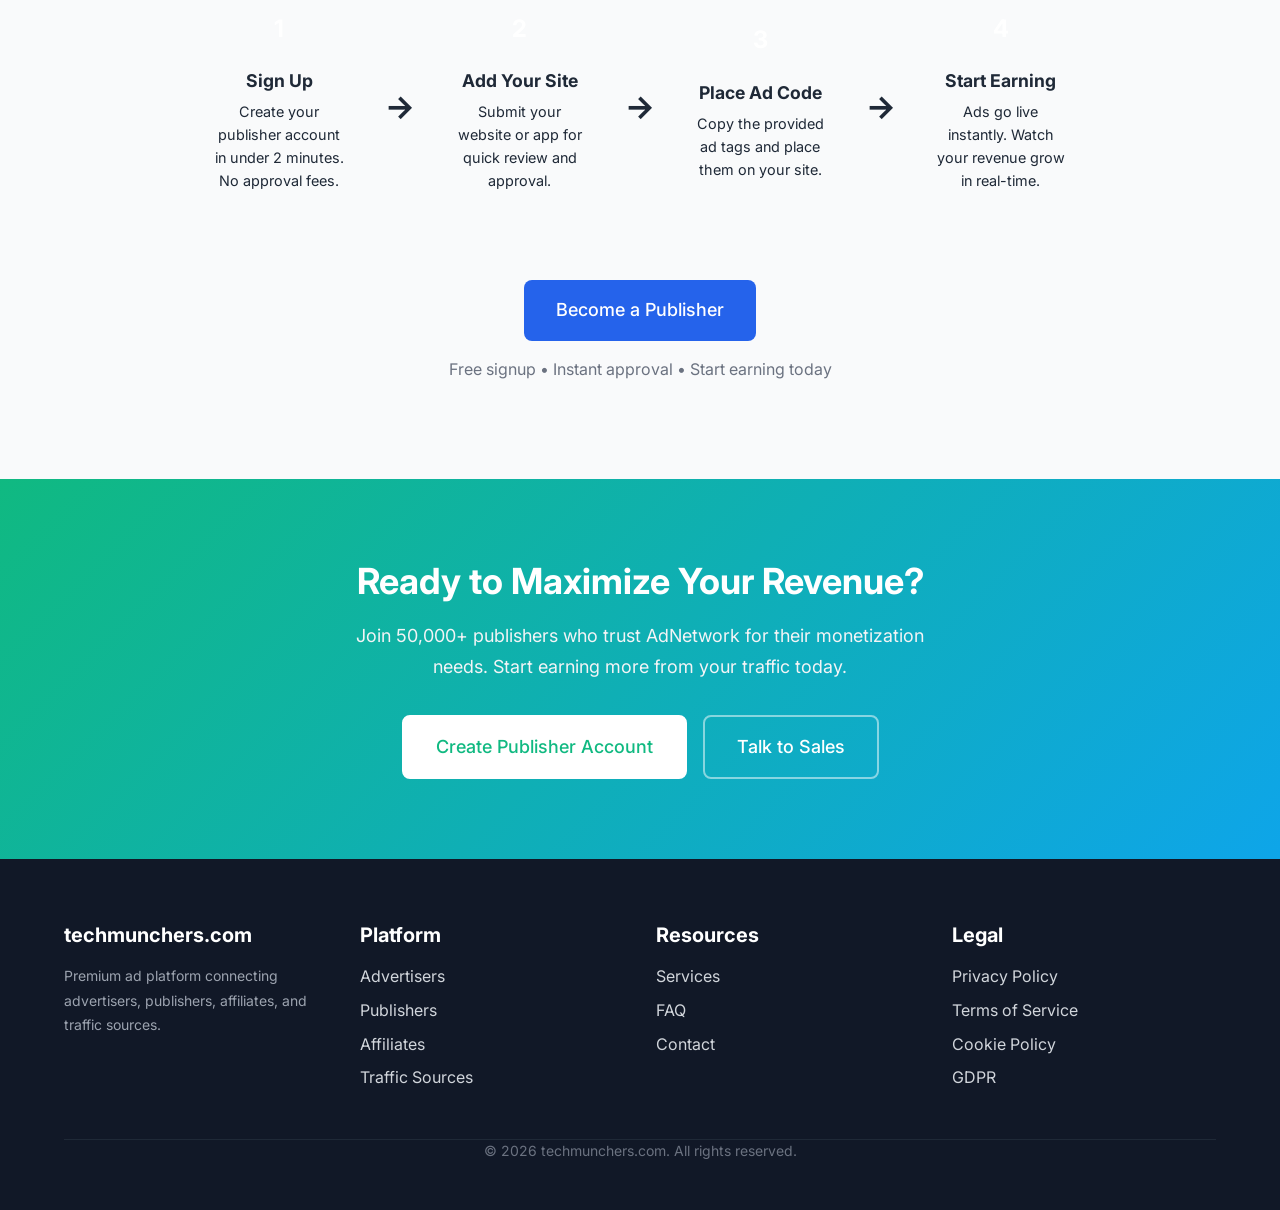
<file: pages/publisher.html>
<!DOCTYPE html>
<html lang="en">
<head>
  <meta charset="UTF-8" />
  <meta name="viewport" content="width=device-width, initial-scale=1.0" />
  <meta name="description" content="Monetize your traffic with high-paying ads. Multiple ad formats, real-time analytics, and guaranteed payments for publishers." />
  <title>For Publishers | AdNetwork - Monetize Your Traffic</title>
  
  <!-- Stylesheets -->
  <link rel="stylesheet" href="../assets/css/style.css" />
  <link rel="stylesheet" href="../assets/css/responsive.css" />
  <link rel="stylesheet" href="../assets/css/publisher.css" />
  
  <!-- Google Fonts -->
  <link rel="preconnect" href="https://fonts.googleapis.com" />
  <link rel="preconnect" href="https://fonts.gstatic.com" crossorigin />
  <link href="https://fonts.googleapis.com/css2?family=Inter:wght@400;500;600;700&display=swap" rel="stylesheet" />
</head>
<body>
  <!-- Navigation -->
  

<header class="navbar">
  <div class="container">
    <a href="../index.html" class="navbar-brand">Techmunchers</a>
    <button class="navbar-toggle" aria-label="Toggle navigation" aria-expanded="false">
      <span></span>
      <span></span>
      <span></span>
    </button>
    <nav class="navbar-menu" id="navbar-menu">      <a href="advertiser.html" class="navbar-link">Advertisers</a>
      <a href="publisher.html" class="navbar-link">Publishers</a>
      <a href="affiliate.html" class="navbar-link">Affiliates</a>
      <a href="traffic-sources.html" class="navbar-link">Traffic Sources</a>
      <a href="services.html" class="navbar-link">Services</a>      <a href="contact.html" class="navbar-link">Contact</a>
      <a href="#" class="btn btn-outline btn-sm">Log In</a>
      <a href="#" class="btn btn-primary btn-sm">Create Account</a>
    </nav>
  </div>
</header>



  <!-- Main Content -->
  <main>
    <!-- Hero Section -->
    <section class="hero-section publisher-hero">
      <div class="container">
        <div class="hero-content">
          <div class="hero-text">
            <span class="hero-badge">💰 For Publishers</span>
            <h1>Maximize Your Revenue with <span class="text-gradient">Premium Ads</span></h1>
            <p class="hero-description">
              Monetize your website traffic with high-paying advertisers. 
              Access premium ad formats, real-time reporting, and guaranteed payments. 
              Join 50,000+ publishers earning more with AdNetwork.
            </p>
            <div class="hero-cta">
              <a href="#" class="btn btn-primary btn-lg">Become a Publisher</a>
              <a href="#" class="btn btn-outline-light btn-lg">View Revenue Stats</a>
            </div>
            <div class="hero-stats">
              <div class="stat-item">
                <span class="stat-number">$50M+</span>
                <span class="stat-label">Paid to Publishers</span>
              </div>
              <div class="stat-item">
                <span class="stat-number">95%</span>
                <span class="stat-label">Fill Rate</span>
              </div>
              <div class="stat-item">
                <span class="stat-number">Net-30</span>
                <span class="stat-label">Payment Terms</span>
              </div>
            </div>
          </div>
                 <div class="hero-image">
  <img
    src="../assets/images/publisher.png"
    alt="Dashboard preview showing analytics and reports"
  >
</div>
        </div>
      </div>
      <div class="hero-background-shapes">
        <div class="shape shape-1"></div>
        <div class="shape shape-2"></div>
      </div>
    </section>

    <!-- Revenue Stats Section -->
    <section class="section section-lg bg-light">
      <div class="container">
        <div class="section-header text-center">
          <span class="section-badge">Earn More</span>
          <h2>Industry-Leiting Revenue Performance</h2>
          <p class="section-description text-muted text-large">
            Our advanced ad technology ensures you get the highest eCPM rates in the industry.
          </p>
        </div>

        <div class="revenue-stats-grid">
          <!-- Revenue Card 1 -->
          <div class="revenue-card">
            <div class="revenue-icon">
              <svg viewBox="0 0 60 60" xmlns="http://www.w3.org/2000/svg">
                <circle fill="#DCFCE7" cx="30" cy="30" r="30"/>
                <path fill="#10B981" d="M30 15l3 6 6 1-4 4 1 6-6-3-6 3 1-6-4-4 6-1 3-6z"/>
                <text fill="#10B981" font-family="Inter, sans-serif" font-size="10" text-anchor="middle" x="30" y="48">$</text>
              </svg>
            </div>
            <h4>High eCPM Rates</h4>
            <p class="revenue-value">$2.50 - $15.00</p>
            <p class="revenue-desc">Average eCPM across all formats and geos. Premium tiers can reach up to $50+ eCPM.</p>
            <ul class="revenue-features">
              <li>✓ Tier-1 Country Optimization</li>
              <li>✓ Real-time Bidding</li>
              <li>✓ Header Bidding Integration</li>
              <li>✓ Dynamic Price Floors</li>
            </ul>
          </div>

          <!-- Revenue Card 2 -->
          <div class="revenue-card featured">
            <div class="featured-badge">Best Value</div>
            <div class="revenue-icon">
              <svg viewBox="0 0 60 60" xmlns="http://www.w3.org/2000/svg">
                <circle fill="#2563EB" cx="30" cy="30" r="30"/>
                <path fill="#FFFFFF" d="M30 18c-7 0-12 5-12 12s5 12 12 12 12-5 12-12-5-12-12-12zm0 18c-3 0-6-3-6-6s3-6 6-6 6 3 6 6-3 6-6 6z"/>
                <path fill="#FFFFFF" d="M25 30h10M30 25v10"/>
              </svg>
            </div>
            <h4>Revenue Share</h4>
            <p class="revenue-value">Up to 80%</p>
            <p class="revenue-desc">Keep the majority of your earnings with our competitive revenue share model.</p>
            <ul class="revenue-features">
              <li>✓ Transparent Reporting</li>
              <li>✓ No Hidden Fees</li>
              <li>✓ Volume Bonuses</li>
              <li>✓ Performance Incentives</li>
            </ul>
          </div>

          <!-- Revenue Card 3 -->
          <div class="revenue-card">
            <div class="revenue-icon">
              <svg viewBox="0 0 60 60" xmlns="http://www.w3.org/2000/svg">
                <circle fill="#FEF3C7" cx="30" cy="30" r="30"/>
                <path fill="#F59E0B" d="M15 25h30v20H15V25z"/>
                <path fill="#F59E0B" d="M25 25V20a5 5 0 0110 0v5"/>
                <text fill="#FFFFFF" font-family="Inter, sans-serif" font-size="8" text-anchor="middle" x="30" y="38">PAY</text>
              </svg>
            </div>
            <h4>Guaranteed Payments</h4>
            <p class="revenue-value">On Time, Every Time</p>
            <p class="revenue-desc">Never worry about late or missing payments. Our automated system ensures reliability.</p>
            <ul class="revenue-features">
              <li>✓ Net-30 Payment Terms</li>
              <li>✓ Multiple Payment Methods</li>
              <li>✓ Minimum Payout: $50</li>
              <li>✓ Wire, PayPal, ACH Available</li>
            </ul>
          </div>
        </div>
      </div>
    </section>

    <!-- Ad Formats Section -->
    <section class="section section-lg">
      <div class="container">
        <div class="section-header text-center">
          <span class="section-badge">Ad Formats</span>
          <h2>Multiple Ad Formats for Every Site</h2>
          <p class="section-description text-muted text-large">
            Choose from a variety of ad formats that seamlessly integrate with your content and maximize user engagement.
          </p>
        </div>

        <div class="adformats-grid">
          <!-- Display Ads -->
          <div class="adformat-card">
            <div class="adformat-preview">
              <svg viewBox="0 0 200 100" xmlns="http://www.w3.org/2000/svg">
                <rect fill="#E5E7EB" width="200" height="100" rx="4"/>
                <rect fill="#2563EB" x="10" y="10" width="180" height="80" rx="2"/>
                <text fill="#FFFFFF" font-family="Inter, sans-serif" font-size="12" text-anchor="middle" x="100" y="55">Display Banner</text>
              </svg>
            </div>
            <h4>Display Banners</h4>
            <p>Traditional banner ads in all standard sizes (300x250, 728x90, 160x600, etc.)</p>
            <ul class="adformat-features">
              <li>• All IAB Standard Sizes</li>
              <li>• Responsive Options</li>
              <li>• High Viewability</li>
              <li>• Easy Implementation</li>
            </ul>
          </div>

          <!-- Native Ads -->
          <div class="adformat-card">
            <div class="adformat-preview">
              <svg viewBox="0 0 200 120" xmlns="http://www.w3.org/2000/svg">
                <rect fill="#E5E7EB" width="200" height="120" rx="4"/>
                <rect fill="#10B981" x="10" y="10" width="60" height="60" rx="2"/>
                <rect fill="#D1D5DB" x="80" y="10" width="110" height="15" rx="2"/>
                <rect fill="#D1D5DB" x="80" y="30" width="110" height="15" rx="2"/>
                <rect fill="#D1D5DB" x="80" y="50" width="80" height="15" rx="2"/>
                <text fill="#9CA3AF" font-family="Inter, sans-serif" font-size="10" text-anchor="middle" x="100" y="100">Native Ad</text>
              </svg>
            </div>
            <h4>Native Ads</h4>
            <p>Seamlessly blend with your content for higher engagement and better user experience.</p>
            <ul class="adformat-features">
              <li>• Customizable Design</li>
              <li>• Content Matching</li>
              <li>• Higher CTR</li>
              <li>• Mobile Optimized</li>
            </ul>
          </div>

          <!-- Video Ads -->
          <div class="adformat-card">
            <div class="adformat-preview">
              <svg viewBox="0 0 200 120" xmlns="http://www.w3.org/2000/svg">
                <rect fill="#E5E7EB" width="200" height="120" rx="4"/>
                <rect fill="#8B5CF6" x="10" y="10" width="180" height="100" rx="2"/>
                <polygon fill="#FFFFFF" points="95,50 95,70 115,60"/>
                <text fill="#9CA3AF" font-family="Inter, sans-serif" font-size="10" text-anchor="middle" x="100" y="100">Video Player</text>
              </svg>
            </div>
            <h4>Video Ads</h4>
            <p>Pre-roll, mid-roll, and outstream video ads with high completion rates.</p>
            <ul class="adformat-features">
              <li>• VAST/VPAID Support</li>
              <li>• Pre/Mid/Post Roll</li>
              <li>• Outstream Options</li>
              <li>• Interactive Video</li>
            </ul>
          </div>

          <!-- Interstitial -->
          <div class="adformat-card">
            <div class="adformat-preview">
              <svg viewBox="0 0 120 200" xmlns="http://www.w3.org/2000/svg">
                <rect fill="#E5E7EB" width="120" height="200" rx="4"/>
                <rect fill="#F59E0B" x="10" y="10" width="100" height="180" rx="2"/>
                <text fill="#FFFFFF" font-family="Inter, sans-serif" font-size="10" text-anchor="middle" x="60" y="100">Interstitial</text>
              </svg>
            </div>
            <h4>Interstitial Ads</h4>
            <p>Full-screen ads that capture user attention during natural transition points.</p>
            <ul class="adformat-features">
              <li>• Full Screen Coverage</li>
              <li>• High Impact</li>
              <li>• Exit Intent Options</li>
              <li>• Frequency Capping</li>
            </ul>
          </div>

          <!-- Push Notifications -->
          <div class="adformat-card">
            <div class="adformat-preview">
              <svg viewBox="0 0 180 80" xmlns="http://www.w3.org/2000/svg">
                <rect fill="#E5E7EB" width="180" height="80" rx="8"/>
                <rect fill="#EF4444" x="10" y="10" width="160" height="60" rx="4"/>
                <circle fill="#FFFFFF" cx="30" cy="40" r="12"/>
                <rect fill="#FFFFFF" x="50" y="25" width="100" height="10" rx="2"/>
                <rect fill="#FFFFFF" x="50" y="40" width="80" height="8" rx="2"/>
              </svg>
            </div>
            <h4>Push Notifications</h4>
            <p>Direct engagement with users through browser push notifications.</p>
            <ul class="adformat-features">
              <li>• High Click-Through Rates</li>
              <li>• Retargeting Capability</li>
              <li>• User Opt-in Required</li>
              <li>• Cross-Platform Support</li>
            </ul>
          </div>

          <!-- In-App Ads -->
          <div class="adformat-card">
            <div class="adformat-preview">
              <svg viewBox="0 0 100 180" xmlns="http://www.w3.org/2000/svg">
                <rect fill="#E5E7EB" width="100" height="180" rx="8"/>
                <rect fill="#0EA5E9" x="10" y="10" width="80" height="160" rx="4"/>
                <rect fill="#FFFFFF" x="15" y="140" width="70" height="25" rx="2"/>
                <text fill="#9CA3AF" font-family="Inter, sans-serif" font-size="8" text-anchor="middle" x="50" y="155">In-App</text>
              </svg>
            </div>
            <h4>In-App Ads</h4>
            <p>Mobile app monetization with SDK integration for iOS and Android.</p>
            <ul class="adformat-features">
              <li>• iOS & Android SDK</li>
              <li>• Rewarded Video</li>
              <li>• Playable Ads</li>
              <li>• App Open Ads</li>
            </ul>
          </div>
        </div>
      </div>
    </section>

    <!-- Integration Section -->
    <section class="section section-lg bg-light">
      <div class="container">
        <div class="section-header text-center">
          <span class="section-badge">Easy Setup</span>
          <h2>Simple Integration Methods</h2>
          <p class="section-description text-muted text-large">
            Get started in minutes with our flexible integration options. No technical expertise required.
          </p>
        </div>

        <div class="integration-grid">
          <!-- JavaScript Tag -->
          <div class="integration-card">
            <div class="integration-icon">
              <svg viewBox="0 0 60 60" xmlns="http://www.w3.org/2000/svg">
                <circle fill="#DBEAFE" cx="30" cy="30" r="30"/>
                <text fill="#2563EB" font-family="monospace" font-size="20" text-anchor="middle" x="30" y="38">&lt;/&gt;</text>
              </svg>
            </div>
            <h4>JavaScript Tag</h4>
            <p>Copy and paste a single line of code into your website header.</p>
            <div class="code-snippet">
              <code>&lt;script src="adnetwork.js"&gt;&lt;/script&gt;</code>
            </div>
            <ul class="integration-features">
              <li>✓ 5-minute setup</li>
              <li>✓ Auto-optimization</li>
              <li>✓ Works on any platform</li>
            </ul>
          </div>

          <!-- WordPress Plugin -->
          <div class="integration-card">
            <div class="integration-icon">
              <svg viewBox="0 0 60 60" xmlns="http://www.w3.org/2000/svg">
                <circle fill="#F3E8FF" cx="30" cy="30" r="30"/>
                <path fill="#8B5CF6" d="M30 15c-8 0-15 7-15 15s7 15 15 15 15-7 15-15-7-15-15-15zm0 27c-2 0-4-.5-6-1l8-20 8 20c-2 .5-4 1-6 1z"/>
              </svg>
            </div>
            <h4>WordPress Plugin</h4>
            <p>Install our official plugin for automatic ad placement and optimization.</p>
            <div class="code-snippet">
              <code>Available on WordPress.org</code>
            </div>
            <ul class="integration-features">
              <li>✓ One-click install</li>
              <li>✓ Auto ad insertion</li>
              <li>✓ Gutenberg compatible</li>
            </ul>
          </div>

          <!-- API Integration -->
          <div class="integration-card">
            <div class="integration-icon">
              <svg viewBox="0 0 60 60" xmlns="http://www.w3.org/2000/svg">
                <circle fill="#FEF3C7" cx="30" cy="30" r="30"/>
                <path fill="#F59E0B" d="M15 25h30v20H15V25z"/>
                <path fill="#F59E0B" d="M20 30h5M35 30h5M27 27v6"/>
              </svg>
            </div>
            <h4>REST API</h4>
            <p>Full API access for custom integrations and advanced control.</p>
            <div class="code-snippet">
              <code>GET /api/v1/publisher/stats</code>
            </div>
            <ul class="integration-features">
              <li>✓ Complete control</li>
              <li>✓ Real-time data</li>
              <li>✓ Custom implementations</li>
            </ul>
          </div>

          <!-- SDK -->
          <div class="integration-card">
            <div class="integration-icon">
              <svg viewBox="0 0 60 60" xmlns="http://www.w3.org/2000/svg">
                <circle fill="#E0F2FE" cx="30" cy="30" r="30"/>
                <path fill="#0EA5E9" d="M20 20h20v20H20V20z"/>
                <path fill="#FFFFFF" d="M25 25h10v10H25V25z"/>
              </svg>
            </div>
            <h4>Mobile SDK</h4>
            <p>Native SDKs for iOS and Android app monetization.</p>
            <div class="code-snippet">
              <code>pod 'AdNetworkSDK'</code>
            </div>
            <ul class="integration-features">
              <li>✓ iOS & Android</li>
              <li>✓ React Native support</li>
              <li>✓ Flutter plugin</li>
            </ul>
          </div>
        </div>
      </div>
    </section>

    <!-- Publisher Features Section -->
    <section class="section section-lg">
      <div class="container">
        <div class="section-header text-center">
          <span class="section-badge">Why Choose Us</span>
          <h2>Everything Publishers Need to Succeed</h2>
          <p class="section-description text-muted text-large">
            Our platform provides all the tools and features you need to maximize your earnings.
          </p>
        </div>

        <div class="features-grid">
          <!-- Feature 1 -->
          <div class="feature-card">
            <div class="feature-icon">
              <svg viewBox="0 0 60 60" xmlns="http://www.w3.org/2000/svg">
                <circle fill="#DCFCE7" cx="30" cy="30" r="30"/>
                <path fill="#10B981" d="M30 15l3 6 6 1-4 4 1 6-6-3-6 3 1-6-4-4 6-1 3-6z"/>
              </svg>
            </div>
            <h4>Real-Time Analytics</h4>
            <p>Track your earnings, impressions, CTR, and eCPM in real-time with detailed reports and insights.</p>
            <ul class="feature-list">
              <li>✓ Live Dashboard</li>
              <li>✓ Custom Date Ranges</li>
              <li>✓ Export Reports (CSV, PDF)</li>
              <li>✓ API Access</li>
            </ul>
          </div>

          <!-- Feature 2 -->
          <div class="feature-card">
            <div class="feature-icon">
              <svg viewBox="0 0 60 60" xmlns="http://www.w3.org/2000/svg">
                <circle fill="#DBEAFE" cx="30" cy="30" r="30"/>
                <path fill="#2563EB" d="M30 18c-7 0-12 5-12 12s5 12 12 12 12-5 12-12-5-12-12-12zm0 18c-3 0-6-3-6-6s3-6 6-6 6 3 6 6-3 6-6 6z"/>
                <path fill="#2563EB" d="M25 30h10M30 25v10"/>
              </svg>
            </div>
            <h4>Smart Optimization</h4>
            <p>AI-powered algorithms automatically optimize ad delivery for maximum revenue without manual intervention.</p>
            <ul class="feature-list">
              <li>✓ Auto Floor Pricing</li>
              <li>✓ Demand Prediction</li>
              <li>✓ A/B Testing</li>
              <li>✓ Machine Learning</li>
            </ul>
          </div>

          <!-- Feature 3 -->
          <div class="feature-card">
            <div class="feature-icon">
              <svg viewBox="0 0 60 60" xmlns="http://www.w3.org/2000/svg">
                <circle fill="#FEF3C7" cx="30" cy="30" r="30"/>
                <path fill="#F59E0B" d="M15 25h30v20H15V25z"/>
                <path fill="#F59E0B" d="M25 25V20a5 5 0 0110 0v5"/>
              </svg>
            </div>
            <h4>Premium Demand</h4>
            <p>Access thousands of premium advertisers competing for your inventory, driving up your rates.</p>
            <ul class="feature-list">
              <li>✓ 10,000+ Advertisers</li>
              <li>✓ Direct Deals</li>
              <li>✓ Programmatic Guaranteed</li>
              <li>✓ Private Marketplaces</li>
            </ul>
          </div>

          <!-- Feature 4 -->
          <div class="feature-card">
            <div class="feature-icon">
              <svg viewBox="0 0 60 60" xmlns="http://www.w3.org/2000/svg">
                <circle fill="#FEE2E2" cx="30" cy="30" r="30"/>
                <path fill="#EF4444" d="M30 15a15 15 0 100 30 15 15 0 000-30zm0 25a10 10 0 110-20 10 10 0 010 20z"/>
                <path fill="#EF4444" d="M28 25h4v8h-4v-8z"/>
              </svg>
            </div>
            <h4>Fraud Protection</h4>
            <p>Advanced fraud detection ensures only valid traffic is monetized, protecting your account health.</p>
            <ul class="feature-list">
              <li>✓ Invalid Traffic Detection</li>
              <li>✓ Bot Filtering</li>
              <li>✓ Click Fraud Prevention</li>
              <li>✓ Brand Safety Controls</li>
            </ul>
          </div>

          <!-- Feature 5 -->
          <div class="feature-card">
            <div class="feature-icon">
              <svg viewBox="0 0 60 60" xmlns="http://www.w3.org/2000/svg">
                <circle fill="#E0F2FE" cx="30" cy="30" r="30"/>
                <path fill="#0EA5E9" d="M30 15l10 5v10l-10 5-10-5V20l10-5z"/>
                <path fill="#0EA5E9" d="M30 35l10-5v10l-10 5-10-5V30l10 5z"/>
              </svg>
            </div>
            <h4>Dedicated Support</h4>
            <p>Our publisher success team is here to help you optimize and grow your revenue.</p>
            <ul class="feature-list">
              <li>✓ Account Manager</li>
              <li>✓ 24/7 Support Chat</li>
              <li>✓ Optimization Tips</li>
              <li>✓ Knowledge Base</li>
            </ul>
          </div>

          <!-- Feature 6 -->
          <div class="feature-card">
            <div class="feature-icon">
              <svg viewBox="0 0 60 60" xmlns="http://www.w3.org/2000/svg">
                <circle fill="#F3E8FF" cx="30" cy="30" r="30"/>
                <path fill="#8B5CF6" d="M20 20h20v20H20V20z"/>
                <path fill="#FFFFFF" d="M25 25h10v10H25V25z"/>
              </svg>
            </div>
            <h4>Custom Solutions</h4>
            <p>Enterprise publishers get custom solutions tailored to their specific needs and scale.</p>
            <ul class="feature-list">
              <li>✓ Custom Ad Units</li>
              <li>✓ Dedicated Infrastructure</li>
              <li>✓ SLA Guarantees</li>
              <li>✓ Priority Support</li>
            </ul>
          </div>
        </div>
      </div>
    </section>

    <!-- How It Works Section -->
    <section class="section section-lg bg-light">
      <div class="container">
        <div class="section-header text-center">
          <span class="section-badge">Get Started</span>
          <h2>Start Earning in 4 Simple Steps</h2>
          <p class="section-description text-muted text-large">
            Join our network and start monetizing your traffic today.
          </p>
        </div>

        <div class="steps-container">
          <div class="step-item">
            <div class="step-number">1</div>
            <h4>Sign Up</h4>
            <p>Create your publisher account in under 2 minutes. No approval fees.</p>
          </div>
          <div class="step-arrow">→</div>
          <div class="step-item">
            <div class="step-number">2</div>
            <h4>Add Your Site</h4>
            <p>Submit your website or app for quick review and approval.</p>
          </div>
          <div class="step-arrow">→</div>
          <div class="step-item">
            <div class="step-number">3</div>
            <h4>Place Ad Code</h4>
            <p>Copy the provided ad tags and place them on your site.</p>
          </div>
          <div class="step-arrow">→</div>
          <div class="step-item">
            <div class="step-number">4</div>
            <h4>Start Earning</h4>
            <p>Ads go live instantly. Watch your revenue grow in real-time.</p>
          </div>
        </div>
        
        <div class="text-center" style="margin-top: 3rem;">
          <a href="#" class="btn btn-primary btn-lg">Become a Publisher</a>
          <p class="text-muted mt-4">Free signup • Instant approval • Start earning today</p>
        </div>
      </div>
    </section>

    <!-- CTA Section -->
    <section class="section section-lg cta-section">
      <div class="container text-center">
        <h2>Ready to Maximize Your Revenue?</h2>
        <p class="cta-description">
          Join 50,000+ publishers who trust AdNetwork for their monetization needs. 
          Start earning more from your traffic today.
        </p>
        <div class="cta-actions">
          <a href="#" class="btn btn-white btn-lg">Create Publisher Account</a>
          <a href="#" class="btn btn-outline-light btn-lg">Talk to Sales</a>
        </div>
      </div>
    </section>
  </main>

  <!-- Footer -->
  

<footer class="footer">
  <div class="container">
    <div class="d-grid footer-grid" style="grid-template-columns: repeat(auto-fit, minmax(220px, 1fr)); gap: var(--spacing-8);">
      <div class="footer-column">
        <h4 class="footer-brand" style="color: var(--color-white);">techmunchers.com</h4>
        <p class="footer-description text-small text-muted">Premium ad platform connecting advertisers, publishers, affiliates, and traffic sources.</p>
      </div>
      <div class="footer-column">
        <h5 style="color: var(--color-white);">Platform</h5>
        <ul class="d-flex flex-column gap-2">
          <li><a href="advertiser.html">Advertisers</a></li>
          <li><a href="publisher.html">Publishers</a></li>
          <li><a href="affiliate.html">Affiliates</a></li>
          <li><a href="traffic-sources.html">Traffic Sources</a></li>
        </ul>
      </div>
      <div class="footer-column">
        <h5 style="color: var(--color-white);">Resources</h5>
        <ul class="d-flex flex-column gap-2">
          <li><a href="services.html">Services</a></li>
          <li><a href="faq.html">FAQ</a></li>
          <li><a href="contact.html">Contact</a></li>
        </ul>
      </div>
      <div class="footer-column">
        <h5 style="color: var(--color-white);">Legal</h5>
        <ul class="d-flex flex-column gap-2">
          <li><a href="privacy-policy.html">Privacy Policy</a></li>
          <li><a href="terms-of-service.html">Terms of Service</a></li>
          <li><a href="cookie-policy.html">Cookie Policy</a></li>
          <li><a href="gdpr.html">GDPR</a></li>
        </ul>
      </div>
    </div>
    <div class="mt-8 pt-6" style="border-top: 1px solid var(--color-gray-800);">
      <p class="text-small text-muted text-center">&copy; 2026 techmunchers.com. All rights reserved.</p>
    </div>
  </div>
</footer>


  <!-- Scripts -->
  <script src="../assets/js/main.js"></script>
</body>
</html>
</file>
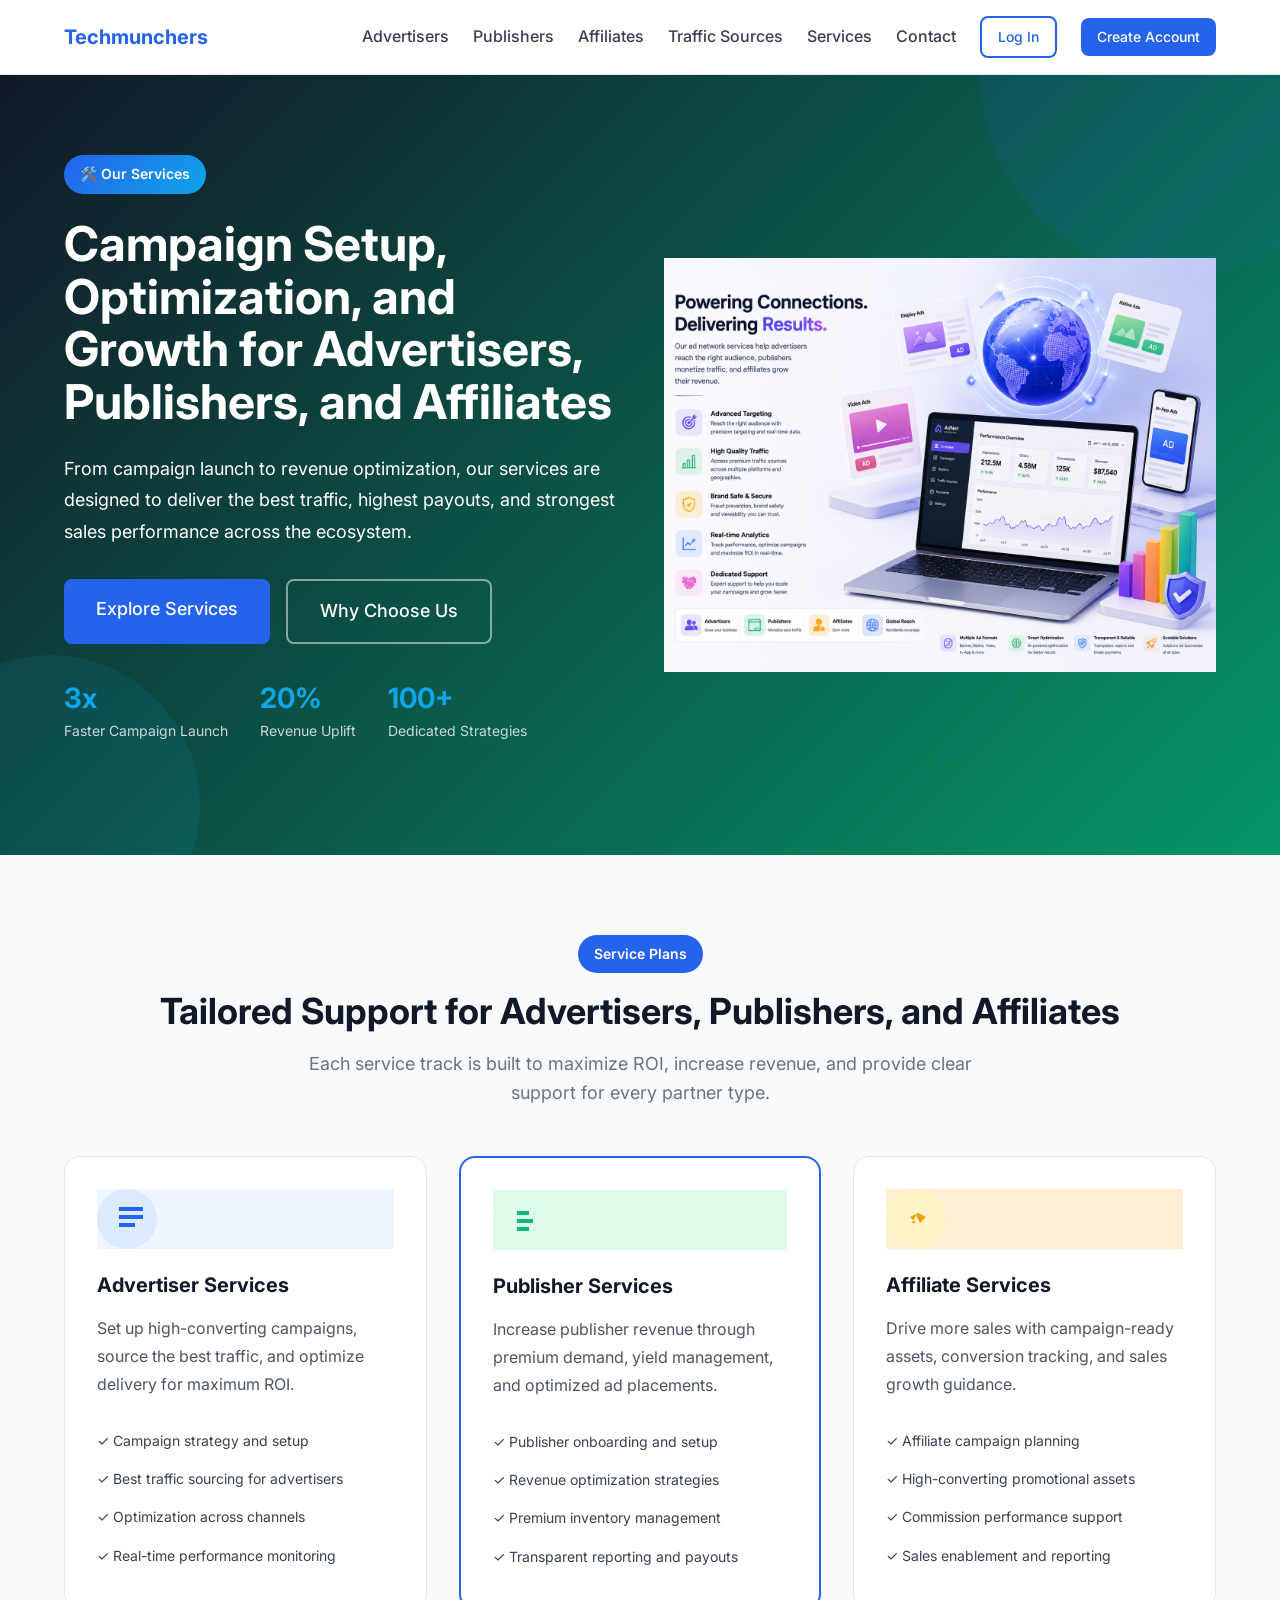
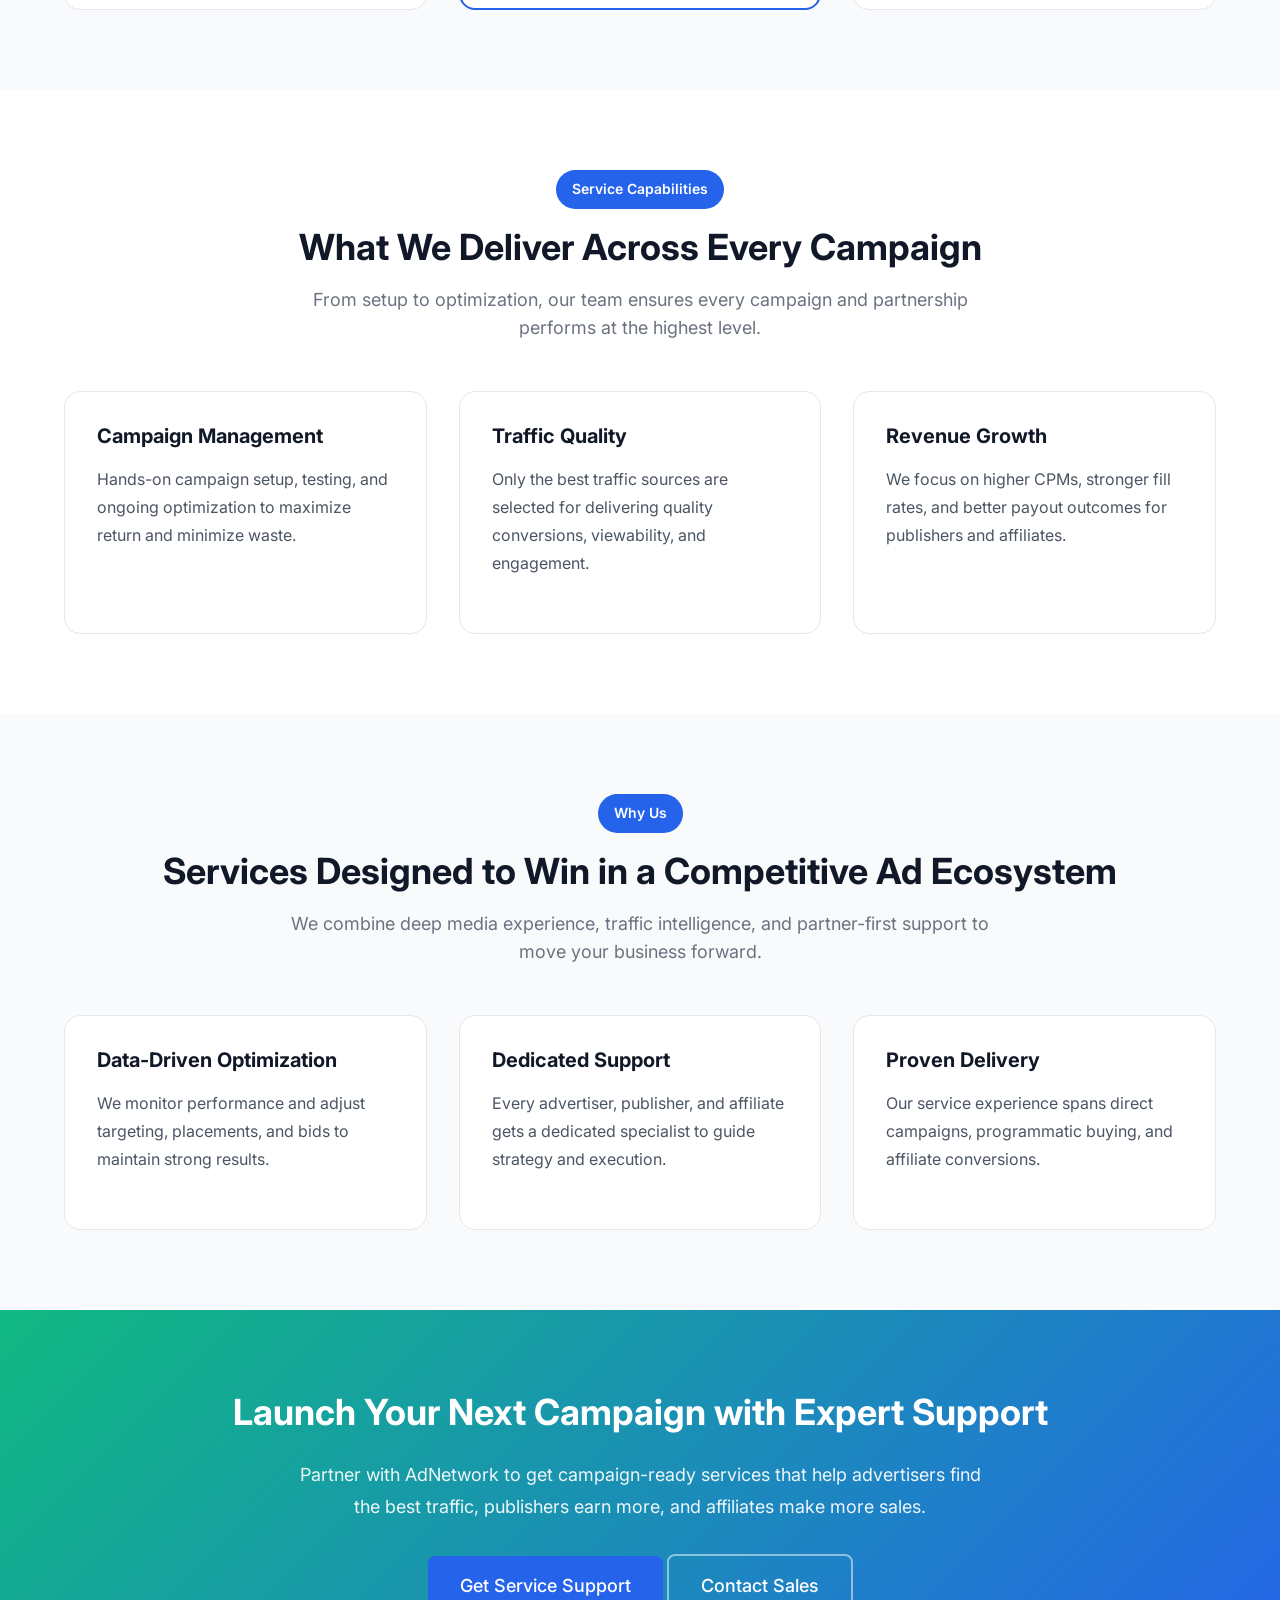
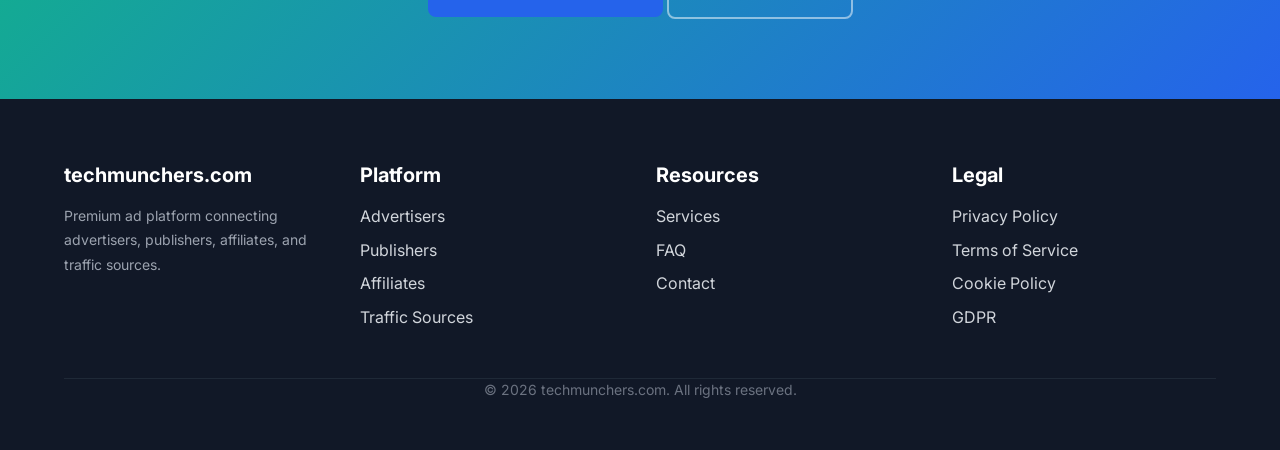
<file: pages/services.html>
<!DOCTYPE html>
<html lang="en">
<head>
  <meta charset="UTF-8" />
  <meta name="viewport" content="width=device-width, initial-scale=1.0" />
  <meta name="description" content="AdNetwork services for advertisers, publishers, and affiliates including campaign setup, optimization, traffic sourcing, and revenue growth." />
  <title>Services | AdNetwork - Campaigns, Optimization, and Revenue Growth</title>
  
  <!-- Stylesheets -->
  <link rel="stylesheet" href="../assets/css/style.css" />
  <link rel="stylesheet" href="../assets/css/responsive.css" />
  <link rel="stylesheet" href="../assets/css/services.css" />
  
  <!-- Google Fonts -->
  <link rel="preconnect" href="https://fonts.googleapis.com" />
  <link rel="preconnect" href="https://fonts.gstatic.com" crossorigin />
  <link href="https://fonts.googleapis.com/css2?family=Inter:wght@400;500;600;700&display=swap" rel="stylesheet" />
</head>
<body>
  <!-- Navigation -->
  

<header class="navbar">
  <div class="container">
    <a href="../index.html" class="navbar-brand">Techmunchers</a>
    <button class="navbar-toggle" aria-label="Toggle navigation" aria-expanded="false">
      <span></span>
      <span></span>
      <span></span>
    </button>
    <nav class="navbar-menu" id="navbar-menu">      <a href="advertiser.html" class="navbar-link">Advertisers</a>
      <a href="publisher.html" class="navbar-link">Publishers</a>
      <a href="affiliate.html" class="navbar-link">Affiliates</a>
      <a href="traffic-sources.html" class="navbar-link">Traffic Sources</a>
      <a href="services.html" class="navbar-link">Services</a>      <a href="contact.html" class="navbar-link">Contact</a>
      <a href="#" class="btn btn-outline btn-sm">Log In</a>
      <a href="#" class="btn btn-primary btn-sm">Create Account</a>
    </nav>
  </div>
</header>



  <!-- Main Content -->
  <main>
    <!-- Hero Section -->
    <section class="hero-section services-hero">
      <div class="container">
        <div class="hero-content">
          <div class="hero-text">
            <span class="hero-badge">🛠️ Our Services</span>
            <h1>Campaign Setup, Optimization, and Growth for Advertisers, Publishers, and Affiliates</h1>
            <p class="hero-description">
              From campaign launch to revenue optimization, our services are designed to deliver the best traffic, highest payouts, and strongest sales performance across the ecosystem.
            </p>
            <div class="hero-cta">
              <a href="#service-cards" class="btn btn-primary btn-lg">Explore Services</a>
              <a href="#why-us" class="btn btn-outline-light btn-lg">Why Choose Us</a>
            </div>
            <div class="hero-stats">
              <div class="stat-item">
                <span class="stat-number">3x</span>
                <span class="stat-label">Faster Campaign Launch</span>
              </div>
              <div class="stat-item">
                <span class="stat-number">20%</span>
                <span class="stat-label">Revenue Uplift</span>
              </div>
              <div class="stat-item">
                <span class="stat-number">100+</span>
                <span class="stat-label">Dedicated Strategies</span>
              </div>
            </div>
          </div>
                  <div class="hero-image">
  <img
    src="../assets/images/service.png"
    alt="Dashboard preview showing analytics and reports"
  >
</div>
        </div>
      </div>
      <div class="hero-background-shapes">
        <div class="shape shape-1"></div>
        <div class="shape shape-2"></div>
      </div>
    </section>

    <!-- Service Cards Section -->
    <section class="section section-lg bg-light" id="service-cards">
      <div class="container">
        <div class="section-header text-center">
          <span class="section-badge">Service Plans</span>
          <h2>Tailored Support for Advertisers, Publishers, and Affiliates</h2>
          <p class="section-description text-muted text-large">
            Each service track is built to maximize ROI, increase revenue, and provide clear support for every partner type.
          </p>
        </div>

        <div class="service-grid">
          <div class="service-card">
            <div class="service-icon service-icon-advertiser">
              <svg viewBox="0 0 60 60" xmlns="http://www.w3.org/2000/svg">
                <circle fill="#DBEAFE" cx="30" cy="30" r="30"/>
                <path fill="#2563EB" d="M22 34h16v4H22v-4zm0-8h24v4H22v-4zm0-8h24v4H22v-4z"/>
              </svg>
            </div>
            <h4>Advertiser Services</h4>
            <p>Set up high-converting campaigns, source the best traffic, and optimize delivery for maximum ROI.</p>
            <ul class="service-list">
              <li>✓ Campaign strategy and setup</li>
              <li>✓ Best traffic sourcing for advertisers</li>
              <li>✓ Optimization across channels</li>
              <li>✓ Real-time performance monitoring</li>
            </ul>
          </div>

          <div class="service-card featured-card">
            <div class="service-icon service-icon-publisher">
              <svg viewBox="0 0 60 60" xmlns="http://www.w3.org/2000/svg">
                <circle fill="#DCFCE7" cx="30" cy="30" r="30"/>
                <path fill="#10B981" d="M24 37h12v4H24v-4zm0-8h16v4H24v-4zm0-8h12v4H24v-4z"/>
              </svg>
            </div>
            <h4>Publisher Services</h4>
            <p>Increase publisher revenue through premium demand, yield management, and optimized ad placements.</p>
            <ul class="service-list">
              <li>✓ Publisher onboarding and setup</li>
              <li>✓ Revenue optimization strategies</li>
              <li>✓ Premium inventory management</li>
              <li>✓ Transparent reporting and payouts</li>
            </ul>
          </div>

          <div class="service-card">
            <div class="service-icon service-icon-affiliate">
              <svg viewBox="0 0 60 60" xmlns="http://www.w3.org/2000/svg">
                <circle fill="#FEF3C7" cx="30" cy="30" r="30"/>
                <path fill="#F59E0B" d="M26 34l4-8 4 8 6-6-8-4-8 4 6 6z"/>
              </svg>
            </div>
            <h4>Affiliate Services</h4>
            <p>Drive more sales with campaign-ready assets, conversion tracking, and sales growth guidance.</p>
            <ul class="service-list">
              <li>✓ Affiliate campaign planning</li>
              <li>✓ High-converting promotional assets</li>
              <li>✓ Commission performance support</li>
              <li>✓ Sales enablement and reporting</li>
            </ul>
          </div>
        </div>
      </div>
    </section>

    <!-- Capabilities Section -->
    <section class="section section-lg" id="capabilities">
      <div class="container">
        <div class="section-header text-center">
          <span class="section-badge">Service Capabilities</span>
          <h2>What We Deliver Across Every Campaign</h2>
          <p class="section-description text-muted text-large">
            From setup to optimization, our team ensures every campaign and partnership performs at the highest level.
          </p>
        </div>

        <div class="capabilities-grid">
          <div class="capability-card">
            <h4>Campaign Management</h4>
            <p>Hands-on campaign setup, testing, and ongoing optimization to maximize return and minimize waste.</p>
          </div>
          <div class="capability-card">
            <h4>Traffic Quality</h4>
            <p>Only the best traffic sources are selected for delivering quality conversions, viewability, and engagement.</p>
          </div>
          <div class="capability-card">
            <h4>Revenue Growth</h4>
            <p>We focus on higher CPMs, stronger fill rates, and better payout outcomes for publishers and affiliates.</p>
          </div>
        </div>
      </div>
    </section>

    <!-- Why Us Section -->
    <section class="section section-lg bg-light" id="why-us">
      <div class="container">
        <div class="section-header text-center">
          <span class="section-badge">Why Us</span>
          <h2>Services Designed to Win in a Competitive Ad Ecosystem</h2>
          <p class="section-description text-muted text-large">
            We combine deep media experience, traffic intelligence, and partner-first support to move your business forward.
          </p>
        </div>

        <div class="why-grid">
          <div class="why-card">
            <h4>Data-Driven Optimization</h4>
            <p>We monitor performance and adjust targeting, placements, and bids to maintain strong results.</p>
          </div>
          <div class="why-card">
            <h4>Dedicated Support</h4>
            <p>Every advertiser, publisher, and affiliate gets a dedicated specialist to guide strategy and execution.</p>
          </div>
          <div class="why-card">
            <h4>Proven Delivery</h4>
            <p>Our service experience spans direct campaigns, programmatic buying, and affiliate conversions.</p>
          </div>
        </div>
      </div>
    </section>

    <!-- CTA Section -->
    <section class="section section-lg cta-section">
      <div class="container text-center">
        <h2>Launch Your Next Campaign with Expert Support</h2>
        <p class="cta-description">
          Partner with AdNetwork to get campaign-ready services that help advertisers find the best traffic, publishers earn more, and affiliates make more sales.
        </p>
        <div class="cta-actions">
          <a href="#" class="btn btn-primary btn-lg">Get Service Support</a>
          <a href="#" class="btn btn-outline-light btn-lg">Contact Sales</a>
        </div>
      </div>
    </section>
  </main>


<footer class="footer">
  <div class="container">
    <div class="d-grid footer-grid" style="grid-template-columns: repeat(auto-fit, minmax(220px, 1fr)); gap: var(--spacing-8);">
      <div class="footer-column">
        <h4 class="footer-brand" style="color: var(--color-white);">techmunchers.com</h4>
        <p class="footer-description text-small text-muted">Premium ad platform connecting advertisers, publishers, affiliates, and traffic sources.</p>
      </div>
      <div class="footer-column">
        <h5 style="color: var(--color-white);">Platform</h5>
        <ul class="d-flex flex-column gap-2">
          <li><a href="advertiser.html">Advertisers</a></li>
          <li><a href="publisher.html">Publishers</a></li>
          <li><a href="affiliate.html">Affiliates</a></li>
          <li><a href="traffic-sources.html">Traffic Sources</a></li>
        </ul>
      </div>
      <div class="footer-column">
        <h5 style="color: var(--color-white);">Resources</h5>
        <ul class="d-flex flex-column gap-2">
          <li><a href="services.html">Services</a></li>
          <li><a href="faq.html">FAQ</a></li>
          <li><a href="contact.html">Contact</a></li>
        </ul>
      </div>
      <div class="footer-column">
        <h5 style="color: var(--color-white);">Legal</h5>
        <ul class="d-flex flex-column gap-2">
          <li><a href="privacy-policy.html">Privacy Policy</a></li>
          <li><a href="terms-of-service.html">Terms of Service</a></li>
          <li><a href="cookie-policy.html">Cookie Policy</a></li>
          <li><a href="gdpr.html">GDPR</a></li>
        </ul>
      </div>
    </div>
    <div class="mt-8 pt-6" style="border-top: 1px solid var(--color-gray-800);">
      <p class="text-small text-muted text-center">&copy; 2026 techmunchers.com. All rights reserved.</p>
    </div>
  </div>
</footer>


</body>
</html>
</file>
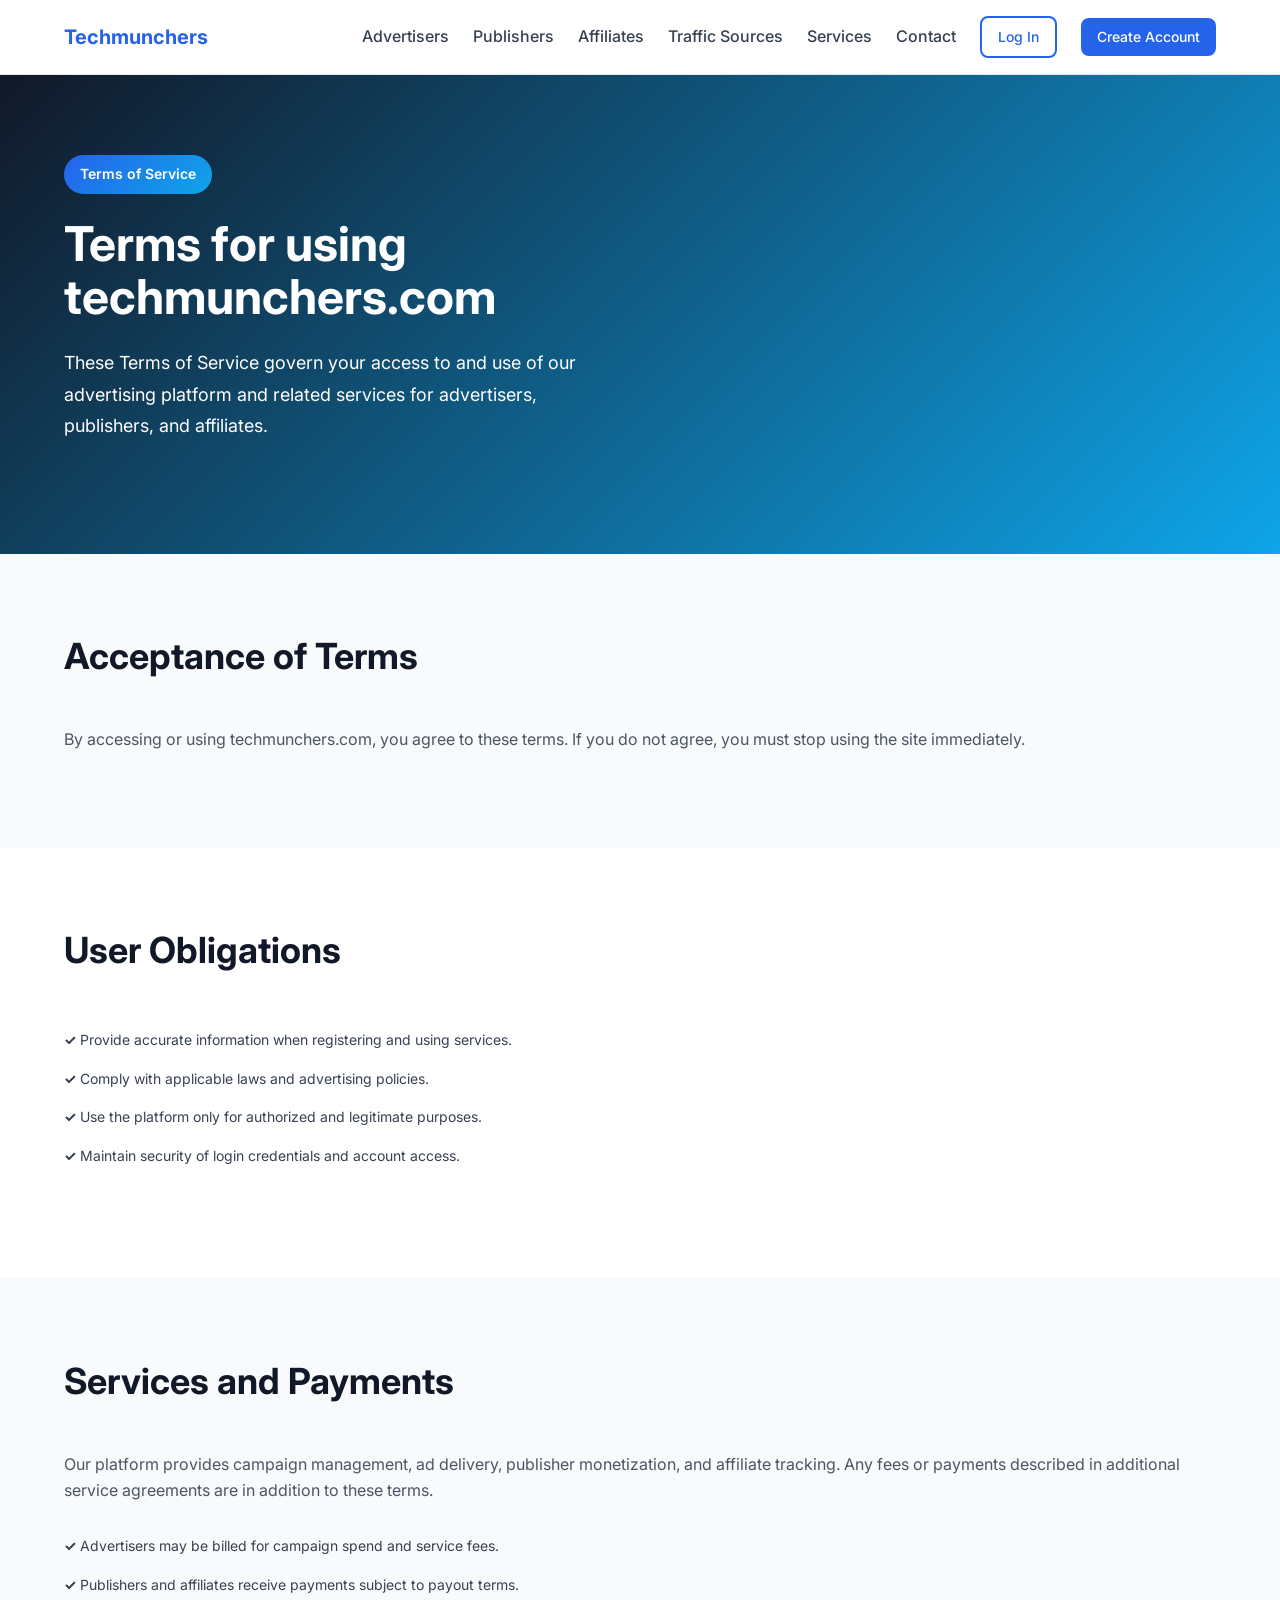
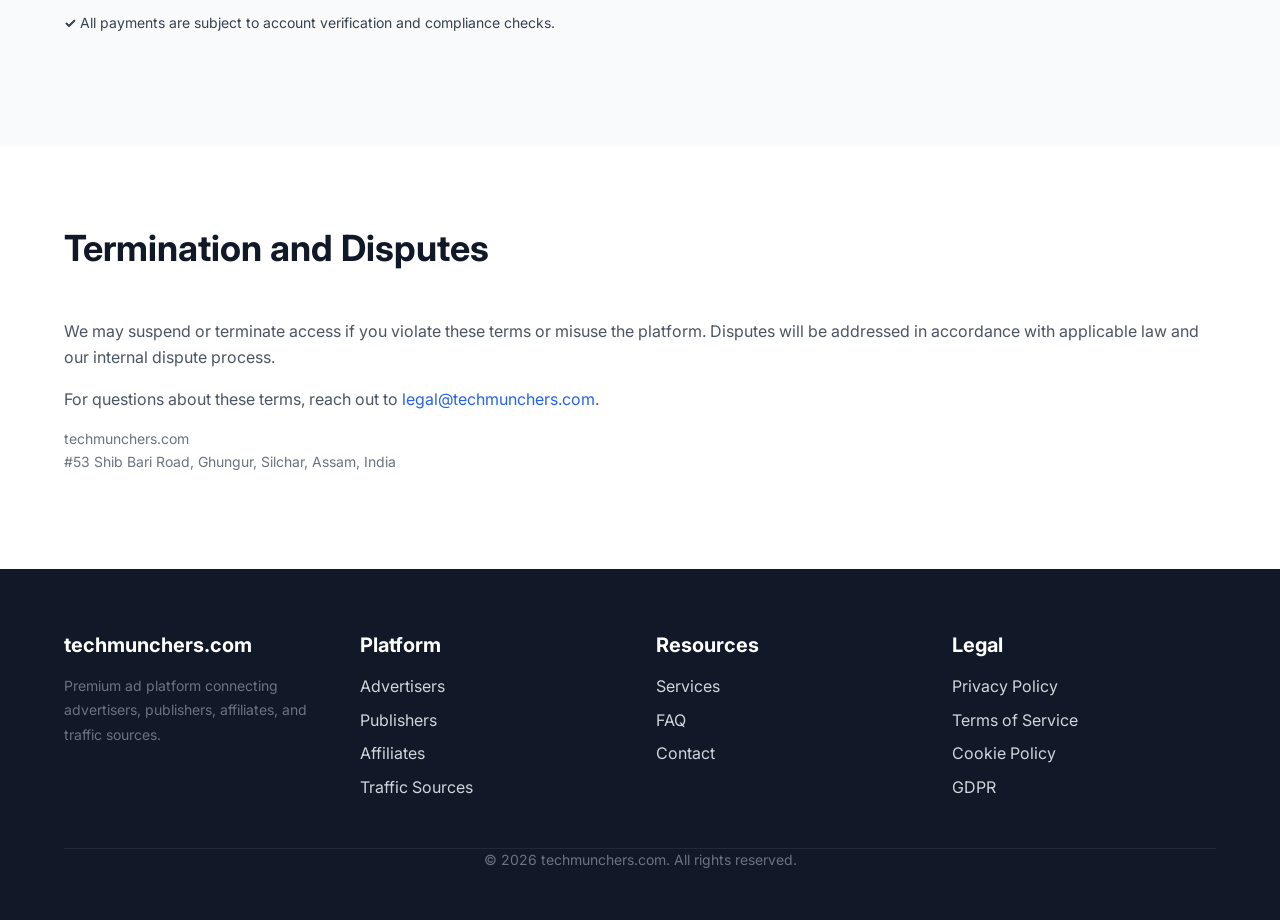
<file: pages/terms-of-service.html>
<!DOCTYPE html>
<html lang="en">
<head>
  <meta charset="UTF-8" />
  <meta name="viewport" content="width=device-width, initial-scale=1.0" />
  <meta name="description" content="Terms of Service for techmunchers.com, defining the rules and responsibilities for using our ad platform." />
  <title>Terms of Service | techmunchers.com</title>
  <link rel="stylesheet" href="../assets/css/style.css" />
  <link rel="stylesheet" href="../assets/css/responsive.css" />
  <link rel="stylesheet" href="../assets/css/terms.css" />
  <link rel="preconnect" href="https://fonts.googleapis.com" />
  <link rel="preconnect" href="https://fonts.gstatic.com" crossorigin />
  <link href="https://fonts.googleapis.com/css2?family=Inter:wght@400;500;600;700&display=swap" rel="stylesheet" />
</head>
<body>
  

<header class="navbar">
  <div class="container">
    <a href="../index.html" class="navbar-brand">Techmunchers</a>
    <button class="navbar-toggle" aria-label="Toggle navigation" aria-expanded="false">
      <span></span>
      <span></span>
      <span></span>
    </button>
    <nav class="navbar-menu" id="navbar-menu">      <a href="advertiser.html" class="navbar-link">Advertisers</a>
      <a href="publisher.html" class="navbar-link">Publishers</a>
      <a href="affiliate.html" class="navbar-link">Affiliates</a>
      <a href="traffic-sources.html" class="navbar-link">Traffic Sources</a>
      <a href="services.html" class="navbar-link">Services</a>      <a href="contact.html" class="navbar-link">Contact</a>
      <a href="#" class="btn btn-outline btn-sm">Log In</a>
      <a href="#" class="btn btn-primary btn-sm">Create Account</a>
    </nav>
  </div>
</header>


  <main>
    <section class="hero-section terms-hero">
      <div class="container">
        <div class="hero-content">
          <div class="hero-text">
            <span class="hero-badge">Terms of Service</span>
            <h1>Terms for using techmunchers.com</h1>
            <p class="hero-description">These Terms of Service govern your access to and use of our advertising platform and related services for advertisers, publishers, and affiliates.</p>
          </div>
        </div>
      </div>
    </section>

    <section class="section section-lg bg-light">
      <div class="container">
        <div class="section-header">
          <h2>Acceptance of Terms</h2>
        </div>
        <p>By accessing or using techmunchers.com, you agree to these terms. If you do not agree, you must stop using the site immediately.</p>
      </div>
    </section>

    <section class="section section-lg">
      <div class="container">
        <div class="section-header">
          <h2>User Obligations</h2>
        </div>
        <ul class="feature-list">
          <li>✓ Provide accurate information when registering and using services.</li>
          <li>✓ Comply with applicable laws and advertising policies.</li>
          <li>✓ Use the platform only for authorized and legitimate purposes.</li>
          <li>✓ Maintain security of login credentials and account access.</li>
        </ul>
      </div>
    </section>

    <section class="section section-lg bg-light">
      <div class="container">
        <div class="section-header">
          <h2>Services and Payments</h2>
        </div>
        <p>Our platform provides campaign management, ad delivery, publisher monetization, and affiliate tracking. Any fees or payments described in additional service agreements are in addition to these terms.</p>
        <ul class="feature-list">
          <li>✓ Advertisers may be billed for campaign spend and service fees.</li>
          <li>✓ Publishers and affiliates receive payments subject to payout terms.</li>
          <li>✓ All payments are subject to account verification and compliance checks.</li>
        </ul>
      </div>
    </section>

    <section class="section section-lg">
      <div class="container">
        <div class="section-header">
          <h2>Termination and Disputes</h2>
        </div>
        <p>We may suspend or terminate access if you violate these terms or misuse the platform. Disputes will be addressed in accordance with applicable law and our internal dispute process.</p>
        <p>For questions about these terms, reach out to <a href="mailto:legal@techmunchers.com">legal@techmunchers.com</a>.</p>
        <p class="text-small">techmunchers.com<br />#53 Shib Bari Road, Ghungur, Silchar, Assam, India</p>
      </div>
    </section>
  </main>


<footer class="footer">
  <div class="container">
    <div class="d-grid footer-grid" style="grid-template-columns: repeat(auto-fit, minmax(220px, 1fr)); gap: var(--spacing-8);">
      <div class="footer-column">
        <h4 class="footer-brand" style="color: var(--color-white);">techmunchers.com</h4>
        <p class="footer-description text-small text-muted">Premium ad platform connecting advertisers, publishers, affiliates, and traffic sources.</p>
      </div>
      <div class="footer-column">
        <h5 style="color: var(--color-white);">Platform</h5>
        <ul class="d-flex flex-column gap-2">
          <li><a href="advertiser.html">Advertisers</a></li>
          <li><a href="publisher.html">Publishers</a></li>
          <li><a href="affiliate.html">Affiliates</a></li>
          <li><a href="traffic-sources.html">Traffic Sources</a></li>
        </ul>
      </div>
      <div class="footer-column">
        <h5 style="color: var(--color-white);">Resources</h5>
        <ul class="d-flex flex-column gap-2">
          <li><a href="services.html">Services</a></li>
          <li><a href="faq.html">FAQ</a></li>
          <li><a href="contact.html">Contact</a></li>
        </ul>
      </div>
      <div class="footer-column">
        <h5 style="color: var(--color-white);">Legal</h5>
        <ul class="d-flex flex-column gap-2">
          <li><a href="privacy-policy.html">Privacy Policy</a></li>
          <li><a href="terms-of-service.html">Terms of Service</a></li>
          <li><a href="cookie-policy.html">Cookie Policy</a></li>
          <li><a href="gdpr.html">GDPR</a></li>
        </ul>
      </div>
    </div>
    <div class="mt-8 pt-6" style="border-top: 1px solid var(--color-gray-800);">
      <p class="text-small text-muted text-center">&copy; 2026 techmunchers.com. All rights reserved.</p>
    </div>
  </div>
</footer>


</body>
</html>
</file>
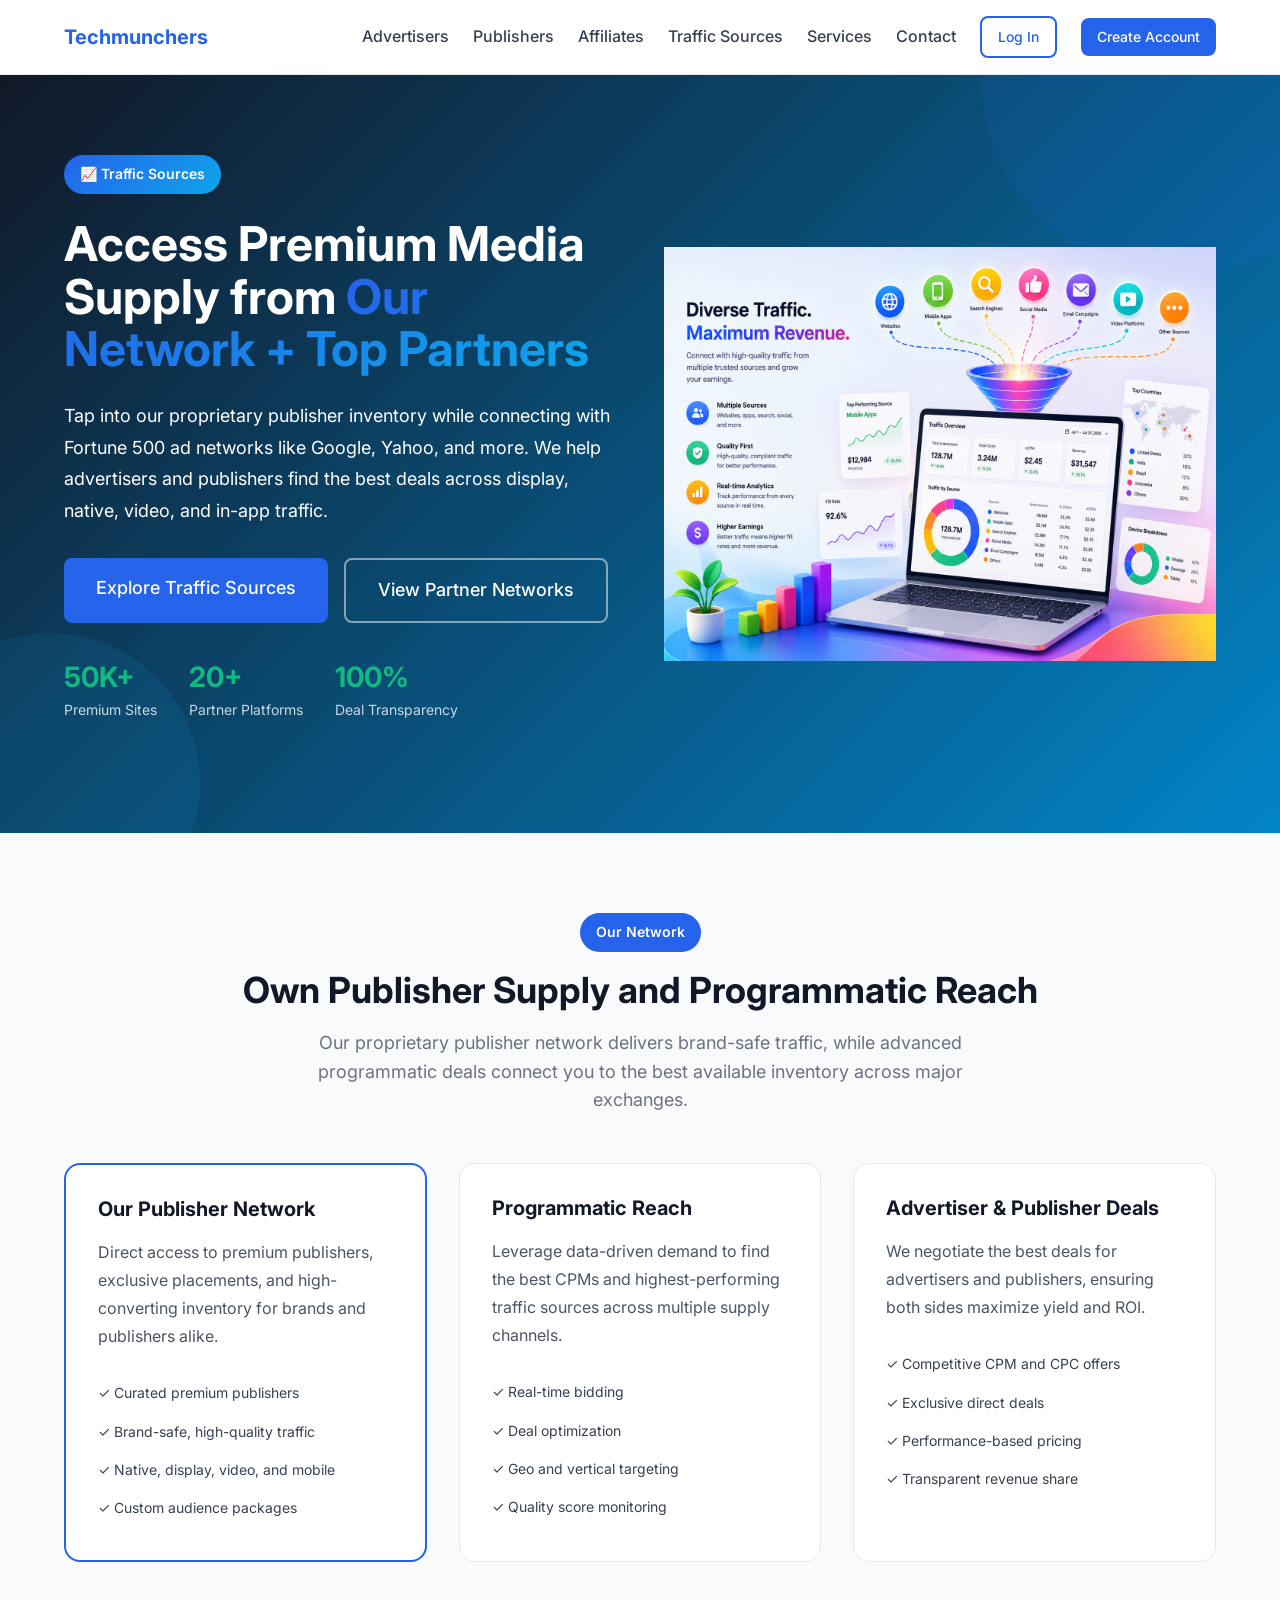
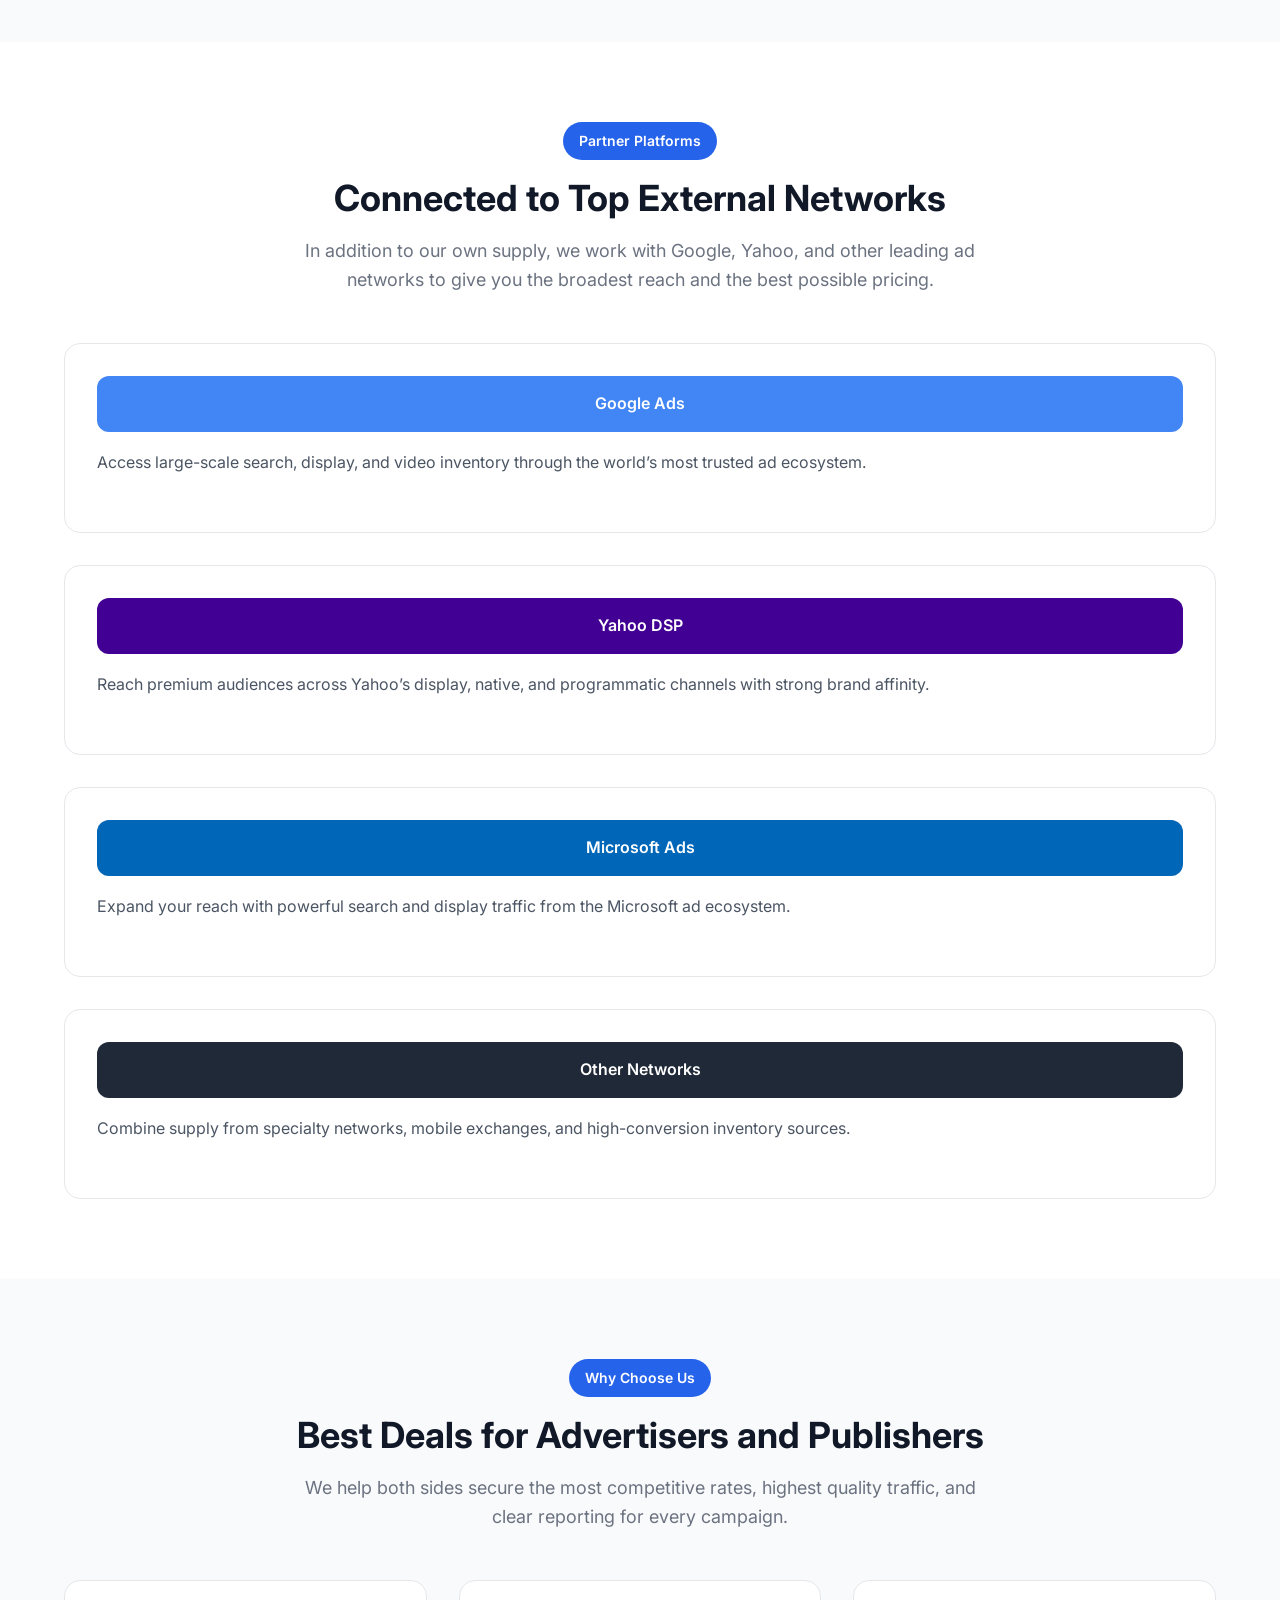
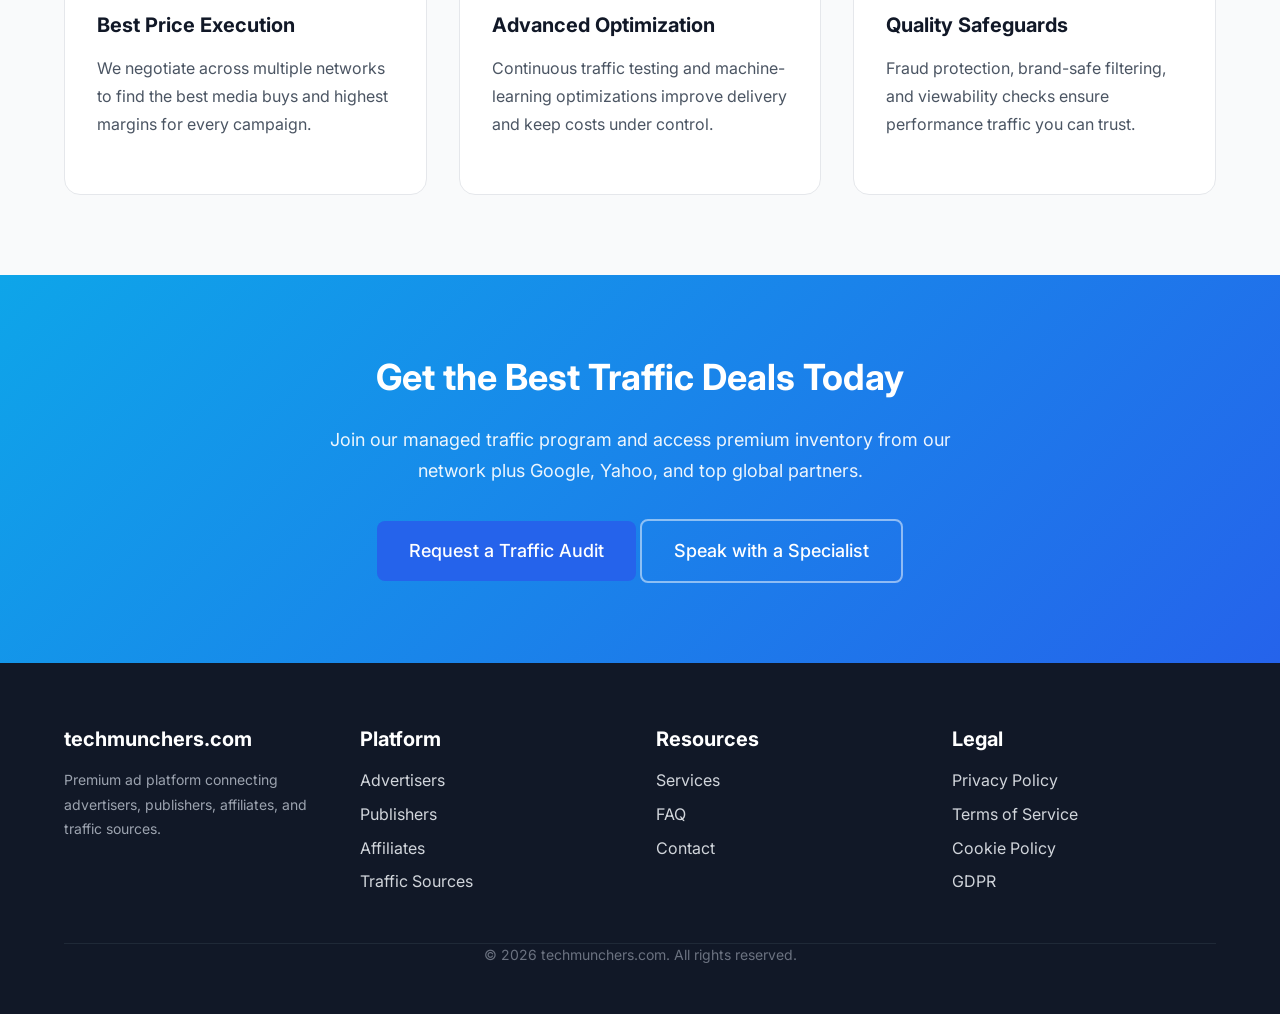
<file: pages/traffic-sources.html>
<!DOCTYPE html>
<html lang="en">
<head>
  <meta charset="UTF-8" />
  <meta name="viewport" content="width=device-width, initial-scale=1.0" />
  <meta name="description" content="Traffic sources for advertisers and publishers, including our own premium network and partners like Google and Yahoo." />
  <title>Traffic Sources | AdNetwork - Premium Media Supply</title>
  
  <!-- Stylesheets -->
  <link rel="stylesheet" href="../assets/css/style.css" />
  <link rel="stylesheet" href="../assets/css/responsive.css" />
  <link rel="stylesheet" href="../assets/css/traffic-sources.css" />
  
  <!-- Google Fonts -->
  <link rel="preconnect" href="https://fonts.googleapis.com" />
  <link rel="preconnect" href="https://fonts.gstatic.com" crossorigin />
  <link href="https://fonts.googleapis.com/css2?family=Inter:wght@400;500;600;700&display=swap" rel="stylesheet" />
</head>
<body>
  <!-- Navigation -->
  

<header class="navbar">
  <div class="container">
    <a href="../index.html" class="navbar-brand">Techmunchers</a>
    <button class="navbar-toggle" aria-label="Toggle navigation" aria-expanded="false">
      <span></span>
      <span></span>
      <span></span>
    </button>
    <nav class="navbar-menu" id="navbar-menu">      <a href="advertiser.html" class="navbar-link">Advertisers</a>
      <a href="publisher.html" class="navbar-link">Publishers</a>
      <a href="affiliate.html" class="navbar-link">Affiliates</a>
      <a href="traffic-sources.html" class="navbar-link">Traffic Sources</a>
      <a href="services.html" class="navbar-link">Services</a>      <a href="contact.html" class="navbar-link">Contact</a>
      <a href="#" class="btn btn-outline btn-sm">Log In</a>
      <a href="#" class="btn btn-primary btn-sm">Create Account</a>
    </nav>
  </div>
</header>



  <!-- Main Content -->
  <main>
    <!-- Hero Section -->
    <section class="hero-section traffic-hero">
      <div class="container">
        <div class="hero-content">
          <div class="hero-text">
            <span class="hero-badge">📈 Traffic Sources</span>
            <h1>Access Premium Media Supply from <span class="text-gradient">Our Network + Top Partners</span></h1>
            <p class="hero-description">
              Tap into our proprietary publisher inventory while connecting with Fortune 500 ad networks like Google, Yahoo, and more.
              We help advertisers and publishers find the best deals across display, native, video, and in-app traffic.
            </p>
            <div class="hero-cta">
              <a href="#network" class="btn btn-primary btn-lg">Explore Traffic Sources</a>
              <a href="#partners" class="btn btn-outline-light btn-lg">View Partner Networks</a>
            </div>
            <div class="hero-stats">
              <div class="stat-item">
                <span class="stat-number">50K+</span>
                <span class="stat-label">Premium Sites</span>
              </div>
              <div class="stat-item">
                <span class="stat-number">20+</span>
                <span class="stat-label">Partner Platforms</span>
              </div>
              <div class="stat-item">
                <span class="stat-number">100%</span>
                <span class="stat-label">Deal Transparency</span>
              </div>
            </div>
          </div>
             <div class="hero-image">
  <img
    src="../assets/images/traffic.png"
    alt="Dashboard preview showing analytics and reports"
  >
</div>
        </div>
      </div>
      <div class="hero-background-shapes">
        <div class="shape shape-1"></div>
        <div class="shape shape-2"></div>
      </div>
    </section>

    <!-- Network Overview -->
    <section class="section section-lg bg-light" id="network">
      <div class="container">
        <div class="section-header text-center">
          <span class="section-badge">Our Network</span>
          <h2>Own Publisher Supply and Programmatic Reach</h2>
          <p class="section-description text-muted text-large">
            Our proprietary publisher network delivers brand-safe traffic, while advanced programmatic deals connect you to the best available inventory across major exchanges.
          </p>
        </div>

        <div class="network-grid">
          <div class="traffic-card featured-card">
            <h4>Our Publisher Network</h4>
            <p>Direct access to premium publishers, exclusive placements, and high-converting inventory for brands and publishers alike.</p>
            <ul class="traffic-features">
              <li>✓ Curated premium publishers</li>
              <li>✓ Brand-safe, high-quality traffic</li>
              <li>✓ Native, display, video, and mobile</li>
              <li>✓ Custom audience packages</li>
            </ul>
          </div>

          <div class="traffic-card">
            <h4>Programmatic Reach</h4>
            <p>Leverage data-driven demand to find the best CPMs and highest-performing traffic sources across multiple supply channels.</p>
            <ul class="traffic-features">
              <li>✓ Real-time bidding</li>
              <li>✓ Deal optimization</li>
              <li>✓ Geo and vertical targeting</li>
              <li>✓ Quality score monitoring</li>
            </ul>
          </div>

          <div class="traffic-card">
            <h4>Advertiser & Publisher Deals</h4>
            <p>We negotiate the best deals for advertisers and publishers, ensuring both sides maximize yield and ROI.</p>
            <ul class="traffic-features">
              <li>✓ Competitive CPM and CPC offers</li>
              <li>✓ Exclusive direct deals</li>
              <li>✓ Performance-based pricing</li>
              <li>✓ Transparent revenue share</li>
            </ul>
          </div>
        </div>
      </div>
    </section>

    <!-- Partner Networks -->
    <section class="section section-lg" id="partners">
      <div class="container">
        <div class="section-header text-center">
          <span class="section-badge">Partner Platforms</span>
          <h2>Connected to Top External Networks</h2>
          <p class="section-description text-muted text-large">
            In addition to our own supply, we work with Google, Yahoo, and other leading ad networks to give you the broadest reach and the best possible pricing.
          </p>
        </div>

        <div class="partners-grid">
          <div class="partner-card">
            <div class="partner-logo partner-google">Google Ads</div>
            <p>Access large-scale search, display, and video inventory through the world’s most trusted ad ecosystem.</p>
          </div>
          <div class="partner-card">
            <div class="partner-logo partner-yahoo">Yahoo DSP</div>
            <p>Reach premium audiences across Yahoo’s display, native, and programmatic channels with strong brand affinity.</p>
          </div>
          <div class="partner-card">
            <div class="partner-logo partner-bing">Microsoft Ads</div>
            <p>Expand your reach with powerful search and display traffic from the Microsoft ad ecosystem.</p>
          </div>
          <div class="partner-card">
            <div class="partner-logo partner-others">Other Networks</div>
            <p>Combine supply from specialty networks, mobile exchanges, and high-conversion inventory sources.</p>
          </div>
        </div>
      </div>
    </section>

    <!-- Why Choose Us -->
    <section class="section section-lg bg-light">
      <div class="container">
        <div class="section-header text-center">
          <span class="section-badge">Why Choose Us</span>
          <h2>Best Deals for Advertisers and Publishers</h2>
          <p class="section-description text-muted text-large">
            We help both sides secure the most competitive rates, highest quality traffic, and clear reporting for every campaign.
          </p>
        </div>

        <div class="why-grid">
          <div class="why-card">
            <h4>Best Price Execution</h4>
            <p>We negotiate across multiple networks to find the best media buys and highest margins for every campaign.</p>
          </div>
          <div class="why-card">
            <h4>Advanced Optimization</h4>
            <p>Continuous traffic testing and machine-learning optimizations improve delivery and keep costs under control.</p>
          </div>
          <div class="why-card">
            <h4>Quality Safeguards</h4>
            <p>Fraud protection, brand-safe filtering, and viewability checks ensure performance traffic you can trust.</p>
          </div>
        </div>
      </div>
    </section>

    <!-- CTA Section -->
    <section class="section section-lg cta-section">
      <div class="container text-center">
        <h2>Get the Best Traffic Deals Today</h2>
        <p class="cta-description">
          Join our managed traffic program and access premium inventory from our network plus Google, Yahoo, and top global partners.
        </p>
        <div class="cta-actions">
          <a href="#" class="btn btn-primary btn-lg">Request a Traffic Audit</a>
          <a href="#" class="btn btn-outline-light btn-lg">Speak with a Specialist</a>
        </div>
      </div>
    </section>
  </main>


<footer class="footer">
  <div class="container">
    <div class="d-grid footer-grid" style="grid-template-columns: repeat(auto-fit, minmax(220px, 1fr)); gap: var(--spacing-8);">
      <div class="footer-column">
        <h4 class="footer-brand" style="color: var(--color-white);">techmunchers.com</h4>
        <p class="footer-description text-small text-muted">Premium ad platform connecting advertisers, publishers, affiliates, and traffic sources.</p>
      </div>
      <div class="footer-column">
        <h5 style="color: var(--color-white);">Platform</h5>
        <ul class="d-flex flex-column gap-2">
          <li><a href="advertiser.html">Advertisers</a></li>
          <li><a href="publisher.html">Publishers</a></li>
          <li><a href="affiliate.html">Affiliates</a></li>
          <li><a href="traffic-sources.html">Traffic Sources</a></li>
        </ul>
      </div>
      <div class="footer-column">
        <h5 style="color: var(--color-white);">Resources</h5>
        <ul class="d-flex flex-column gap-2">
          <li><a href="services.html">Services</a></li>
          <li><a href="faq.html">FAQ</a></li>
          <li><a href="contact.html">Contact</a></li>
        </ul>
      </div>
      <div class="footer-column">
        <h5 style="color: var(--color-white);">Legal</h5>
        <ul class="d-flex flex-column gap-2">
          <li><a href="privacy-policy.html">Privacy Policy</a></li>
          <li><a href="terms-of-service.html">Terms of Service</a></li>
          <li><a href="cookie-policy.html">Cookie Policy</a></li>
          <li><a href="gdpr.html">GDPR</a></li>
        </ul>
      </div>
    </div>
    <div class="mt-8 pt-6" style="border-top: 1px solid var(--color-gray-800);">
      <p class="text-small text-muted text-center">&copy; 2026 techmunchers.com. All rights reserved.</p>
    </div>
  </div>
</footer>


</body>
</html>
</file>
<file: assets/css/style.css>
/* =============================================
   CSS Variables - Design System
   ============================================= */
:root {
  /* Color Palette */
  --color-primary: #2563eb;
  --color-primary-dark: #1d4ed8;
  --color-primary-light: #3b82f6;
  
  --color-secondary: #0ea5e9;
  --color-secondary-dark: #0284c7;
  --color-secondary-light: #38bdf8;
  
  --color-accent: #10b981;
  --color-accent-dark: #059669;
  
  /* Neutrals */
  --color-white: #ffffff;
  --color-gray-50: #f9fafb;
  --color-gray-100: #f3f4f6;
  --color-gray-200: #e5e7eb;
  --color-gray-300: #d1d5db;
  --color-gray-400: #9ca3af;
  --color-gray-500: #6b7280;
  --color-gray-600: #4b5563;
  --color-gray-700: #374151;
  --color-gray-800: #1f2937;
  --color-gray-900: #111827;
  --color-black: #000000;
  
  /* Semantic Colors */
  --color-success: #10b981;
  --color-warning: #f59e0b;
  --color-error: #ef4444;
  --color-info: #3b82f6;
  
  /* Typography */
  --font-family-base: 'Inter', -apple-system, BlinkMacSystemFont, 'Segoe UI', Roboto, Oxygen, Ubuntu, Cantarell, sans-serif;
  --font-family-heading: 'Inter', -apple-system, BlinkMacSystemFont, 'Segoe UI', Roboto, Oxygen, Ubuntu, Cantarell, sans-serif;
  
  --font-size-xs: 0.75rem;      /* 12px */
  --font-size-sm: 0.875rem;     /* 14px */
  --font-size-base: 1rem;       /* 16px */
  --font-size-lg: 1.125rem;     /* 18px */
  --font-size-xl: 1.25rem;      /* 20px */
  --font-size-2xl: 1.5rem;      /* 24px */
  --font-size-3xl: 1.875rem;    /* 30px */
  --font-size-4xl: 2.25rem;     /* 36px */
  --font-size-5xl: 3rem;        /* 48px */
  
  --font-weight-normal: 400;
  --font-weight-medium: 500;
  --font-weight-semibold: 600;
  --font-weight-bold: 700;
  
  --line-height-tight: 1.25;
  --line-height-base: 1.6;
  --line-height-relaxed: 1.75;
  
  /* Spacing */
  --spacing-0: 0;
  --spacing-1: 0.25rem;   /* 4px */
  --spacing-2: 0.5rem;    /* 8px */
  --spacing-3: 0.75rem;   /* 12px */
  --spacing-4: 1rem;      /* 16px */
  --spacing-5: 1.25rem;   /* 20px */
  --spacing-6: 1.5rem;    /* 24px */
  --spacing-8: 2rem;      /* 32px */
  --spacing-10: 2.5rem;   /* 40px */
  --spacing-12: 3rem;     /* 48px */
  --spacing-16: 4rem;     /* 64px */
  --spacing-20: 5rem;     /* 80px */
  --spacing-24: 6rem;     /* 96px */
  
  /* Layout */
  --container-max-width: 1200px;
  --container-padding: var(--spacing-6);
  
  /* Border Radius */
  --radius-sm: 0.25rem;
  --radius-md: 0.5rem;
  --radius-lg: 0.75rem;
  --radius-xl: 1rem;
  --radius-full: 9999px;
  
  /* Shadows */
  --shadow-sm: 0 1px 2px 0 rgba(0, 0, 0, 0.05);
  --shadow-md: 0 4px 6px -1px rgba(0, 0, 0, 0.1), 0 2px 4px -1px rgba(0, 0, 0, 0.06);
  --shadow-lg: 0 10px 15px -3px rgba(0, 0, 0, 0.1), 0 4px 6px -2px rgba(0, 0, 0, 0.05);
  --shadow-xl: 0 20px 25px -5px rgba(0, 0, 0, 0.1), 0 10px 10px -5px rgba(0, 0, 0, 0.04);
  
  /* Transitions */
  --transition-fast: 150ms ease;
  --transition-base: 300ms ease;
  --transition-slow: 500ms ease;
  
  /* Z-index */
  --z-dropdown: 100;
  --z-sticky: 200;
  --z-fixed: 300;
  --z-modal-backdrop: 400;
  --z-modal: 500;
  --z-tooltip: 600;
}

/* =============================================
   Modern CSS Reset
   ============================================= */
*,
*::before,
*::after {
  box-sizing: border-box;
  margin: 0;
  padding: 0;
}

html {
  font-size: 16px;
  -webkit-font-smoothing: antialiased;
  -moz-osx-font-smoothing: grayscale;
  scroll-behavior: smooth;
}

body {
  font-family: var(--font-family-base);
  font-size: var(--font-size-base);
  line-height: var(--line-height-base);
  color: var(--color-gray-800);
  background-color: var(--color-white);
  min-height: 100vh;
  text-rendering: optimizeLegibility;
}

img,
picture,
video,
canvas,
svg {
  display: block;
  max-width: 100%;
  height: auto;
}

input,
button,
textarea,
select {
  font: inherit;
  color: inherit;
}

button {
  cursor: pointer;
  background: none;
  border: none;
}

a {
  text-decoration: none;
  color: inherit;
}

ul,
ol {
  list-style: none;
}

table {
  border-collapse: collapse;
  border-spacing: 0;
}

/* =============================================
   Container & Section Utilities
   ============================================= */
.container {
  width: 100%;
  max-width: var(--container-max-width);
  margin-left: auto;
  margin-right: auto;
  padding-left: var(--container-padding);
  padding-right: var(--container-padding);
}

.container-fluid {
  width: 100%;
  padding-left: var(--container-padding);
  padding-right: var(--container-padding);
}

.section {
  padding-top: var(--spacing-16);
  padding-bottom: var(--spacing-16);
}

.section-sm {
  padding-top: var(--spacing-10);
  padding-bottom: var(--spacing-10);
}

.section-lg {
  padding-top: var(--spacing-20);
  padding-bottom: var(--spacing-20);
}

/* =============================================
   Typography Utilities
   ============================================= */
h1, h2, h3, h4, h5, h6 {
  font-family: var(--font-family-heading);
  font-weight: var(--font-weight-bold);
  line-height: var(--line-height-tight);
  color: var(--color-gray-900);
  margin-bottom: var(--spacing-4);
}

h1 {
  font-size: var(--font-size-5xl);
}

h2 {
  font-size: var(--font-size-4xl);
}

h3 {
  font-size: var(--font-size-3xl);
}

h4 {
  font-size: var(--font-size-2xl);
}

h5 {
  font-size: var(--font-size-xl);
}

h6 {
  font-size: var(--font-size-lg);
}

p {
  margin-bottom: var(--spacing-4);
  color: var(--color-gray-600);
}

a {
  color: var(--color-primary);
  transition: color var(--transition-fast);
}

a:hover {
  color: var(--color-primary-dark);
}

.text-center {
  text-align: center;
}

.text-left {
  text-align: left;
}

.text-right {
  text-align: right;
}

.text-small {
  font-size: var(--font-size-sm);
}

.text-large {
  font-size: var(--font-size-lg);
}

.text-muted {
  color: var(--color-gray-500);
}

.text-primary {
  color: var(--color-primary);
}

.font-bold {
  font-weight: var(--font-weight-bold);
}

.font-semibold {
  font-weight: var(--font-weight-semibold);
}

.font-medium {
  font-weight: var(--font-weight-medium);
}

/* =============================================
   Display & Visibility Utilities
   ============================================= */
.d-none {
  display: none;
}

.d-block {
  display: block;
}

.d-flex {
  display: flex;
}

.d-grid {
  display: grid;
}

.flex-column {
  flex-direction: column;
}

.flex-row {
  flex-direction: row;
}

.justify-center {
  justify-content: center;
}

.justify-between {
  justify-content: space-between;
}

.align-center {
  align-items: center;
}

.gap-2 {
  gap: var(--spacing-2);
}

.gap-4 {
  gap: var(--spacing-4);
}

.gap-6 {
  gap: var(--spacing-6);
}

/* =============================================
   Spacing Utilities
   ============================================= */
.mt-0 { margin-top: var(--spacing-0); }
.mt-2 { margin-top: var(--spacing-2); }
.mt-4 { margin-top: var(--spacing-4); }
.mt-6 { margin-top: var(--spacing-6); }
.mt-8 { margin-top: var(--spacing-8); }

.mb-0 { margin-bottom: var(--spacing-0); }
.mb-2 { margin-bottom: var(--spacing-2); }
.mb-4 { margin-bottom: var(--spacing-4); }
.mb-6 { margin-bottom: var(--spacing-6); }
.mb-8 { margin-bottom: var(--spacing-8); }

.p-0 { padding: var(--spacing-0); }
.p-2 { padding: var(--spacing-2); }
.p-4 { padding: var(--spacing-4); }
.p-6 { padding: var(--spacing-6); }
.p-8 { padding: var(--spacing-8); }

/* =============================================
   Navigation Styles
   ============================================= */
.navbar {
  position: sticky;
  top: 0;
  z-index: var(--z-sticky);
  background-color: var(--color-white);
  border-bottom: 1px solid var(--color-gray-200);
  padding: var(--spacing-4) 0;
}

.navbar .container {
  display: flex;
  justify-content: space-between;
  align-items: center;
}

.navbar-brand {
  font-size: var(--font-size-xl);
  font-weight: var(--font-weight-bold);
  color: var(--color-primary);
}

.navbar-menu {
  display: flex;
  gap: var(--spacing-6);
  align-items: center;
}

.navbar-link {
  font-weight: var(--font-weight-medium);
  color: var(--color-gray-700);
  transition: color var(--transition-fast);
}

.navbar-link:hover,
.navbar-link.active {
  color: var(--color-primary);
}

.navbar-toggle {
  display: none;
  flex-direction: column;
  gap: 4px;
  padding: var(--spacing-2);
  cursor: pointer;
}

.navbar-toggle span {
  display: block;
  width: 24px;
  height: 2px;
  background-color: var(--color-gray-800);
  transition: all var(--transition-fast);
}

/* Mobile Navigation */
@media (max-width: 768px) {
  .navbar-toggle {
    display: flex;
  }
  
  .navbar-menu {
    position: fixed;
    top: 60px;
    left: 0;
    right: 0;
    background-color: var(--color-white);
    flex-direction: column;
    padding: var(--spacing-4);
    border-bottom: 1px solid var(--color-gray-200);
    box-shadow: var(--shadow-md);
    display: none;
  }
  
  .navbar-menu.active {
    display: flex;
  }
}

/* =============================================
   Footer Styles
   ============================================= */
.footer {
  background-color: var(--color-gray-900);
  color: var(--color-gray-300);
  padding: var(--spacing-16) 0 var(--spacing-8);
}

.footer a {
  color: var(--color-gray-300);
}

.footer a:hover {
  color: var(--color-white);
}

/* =============================================
   Button Utilities
   ============================================= */
.btn {
  display: inline-block;
  padding: var(--spacing-3) var(--spacing-6);
  font-weight: var(--font-weight-medium);
  text-align: center;
  border-radius: var(--radius-md);
  transition: all var(--transition-fast);
  cursor: pointer;
  border: none;
}

.btn-primary {
  background-color: var(--color-primary);
  color: var(--color-white);
}

.btn-primary:hover {
  background-color: var(--color-primary-dark);
  color: var(--color-white);
}

.btn-secondary {
  background-color: var(--color-secondary);
  color: var(--color-white);
}

.btn-secondary:hover {
  background-color: var(--color-secondary-dark);
  color: var(--color-white);
}

.btn-outline {
  background-color: transparent;
  border: 2px solid var(--color-primary);
  color: var(--color-primary);
}

.btn-outline:hover {
  background-color: var(--color-primary);
  color: var(--color-white);
}

/* =============================================
   Button Size Variants
   ============================================= */
.btn-sm {
  padding: var(--spacing-2) var(--spacing-4);
  font-size: var(--font-size-sm);
}

.btn-lg {
  padding: var(--spacing-4) var(--spacing-8);
  font-size: var(--font-size-lg);
}

.btn-block {
  display: block;
  width: 100%;
}

.btn-outline-light {
  background-color: transparent;
  border: 2px solid var(--color-white);
  color: var(--color-white);
}

.btn-outline-light:hover {
  background-color: var(--color-white);
  color: var(--color-gray-900);
}

/* =============================================
   Background Utilities
   ============================================= */
.bg-light {
  background-color: var(--color-gray-50);
}

.bg-dark {
  background-color: var(--color-gray-900);
}

/* =============================================
   Section Header Styles
   ============================================= */
.section-header {
  margin-bottom: var(--spacing-12);
}

.section-badge {
  display: inline-block;
  padding: var(--spacing-2) var(--spacing-4);
  background-color: var(--color-primary);
  color: var(--color-white);
  font-size: var(--font-size-sm);
  font-weight: var(--font-weight-semibold);
  border-radius: var(--radius-full);
  margin-bottom: var(--spacing-4);
}

.section-description {
  max-width: 700px;
  margin-left: auto;
  margin-right: auto;
}

/* =============================================
   Hero Section
   ============================================= */
.hero-section {
  position: relative;
  padding: var(--spacing-20) 0;
  overflow: hidden;
  background: linear-gradient(135deg, var(--color-gray-50) 0%, var(--color-white) 100%);
}

.hero-content {
  display: grid;
  grid-template-columns: 1fr 1fr;
  gap: var(--spacing-12);
  align-items: center;
  position: relative;
  z-index: 1;
}

.hero-text {
  max-width: 600px;
}

.hero-badge {
  display: inline-block;
  padding: var(--spacing-2) var(--spacing-4);
  background: linear-gradient(135deg, var(--color-primary) 0%, var(--color-secondary) 100%);
  color: var(--color-white);
  font-size: var(--font-size-sm);
  font-weight: var(--font-weight-semibold);
  border-radius: var(--radius-full);
  margin-bottom: var(--spacing-6);
}

.hero-section h1 {
  font-size: var(--font-size-5xl);
  line-height: 1.1;
  margin-bottom: var(--spacing-6);
}

.text-gradient {
  background: linear-gradient(135deg, var(--color-primary) 0%, var(--color-secondary) 100%);
  -webkit-background-clip: text;
  -webkit-text-fill-color: transparent;
  background-clip: text;
}

.hero-description {
  font-size: var(--font-size-lg);
  color: var(--color-gray-600);
  margin-bottom: var(--spacing-8);
  line-height: var(--line-height-relaxed);
}

.hero-cta {
  display: flex;
  gap: var(--spacing-4);
  margin-bottom: var(--spacing-10);
}

.hero-stats {
  display: flex;
  gap: var(--spacing-8);
}

.stat-item {
  display: flex;
  flex-direction: column;
}

.stat-number {
  font-size: var(--font-size-3xl);
  font-weight: var(--font-weight-bold);
  color: var(--color-primary);
  line-height: 1;
}

.stat-label {
  font-size: var(--font-size-sm);
  color: var(--color-gray-500);
  margin-top: var(--spacing-2);
}

.hero-image {
  position: relative;
}

.image-placeholder {
  background-color: var(--color-gray-100);
  border-radius: var(--radius-xl);
  overflow: hidden;
  box-shadow: var(--shadow-xl);
}

.hero-placeholder {
  width: 100%;
  height: 400px;
}

.hero-background-shapes {
  position: absolute;
  top: 0;
  left: 0;
  right: 0;
  bottom: 0;
  pointer-events: none;
  overflow: hidden;
}

.shape {
  position: absolute;
  border-radius: 50%;
  opacity: 0.1;
}

.shape-1 {
  width: 400px;
  height: 400px;
  background: var(--color-primary);
  top: -200px;
  right: -100px;
}

.shape-2 {
  width: 300px;
  height: 300px;
  background: var(--color-secondary);
  bottom: -100px;
  left: -100px;
}

.shape-3 {
  width: 200px;
  height: 200px;
  background: var(--color-accent);
  top: 50%;
  left: 50%;
  transform: translate(-50%, -50%);
}

/* =============================================
   Logos Grid (Trusted By Section)
   ============================================= */
.logos-grid {
  display: flex;
  justify-content: center;
  align-items: center;
  gap: var(--spacing-8);
  flex-wrap: wrap;
}

.logo-placeholder {
  width: 120px;
  height: 40px;
  transition: opacity var(--transition-fast);
}

.logo-placeholder:hover {
  opacity: 0.7;
}

/* =============================================
   Solutions Grid
   ============================================= */
.solutions-grid {
  display: grid;
  grid-template-columns: repeat(auto-fit, minmax(320px, 1fr));
  gap: var(--spacing-8);
}

.solution-card {
  background: var(--color-white);
  border: 1px solid var(--color-gray-200);
  border-radius: var(--radius-xl);
  padding: var(--spacing-8);
  transition: all var(--transition-base);
}

.solution-card:hover {
  transform: translateY(-4px);
  box-shadow: var(--shadow-xl);
}

.card-featured {
  background: linear-gradient(135deg, var(--color-primary) 0%, var(--color-primary-dark) 100%);
  color: var(--color-white);
  border: none;
}

.card-featured h3,
.card-featured p,
.card-featured li {
  color: var(--color-white);
}

.card-featured .btn-outline {
  border-color: var(--color-white);
  color: var(--color-white);
}

.card-featured .btn-outline:hover {
  background-color: var(--color-white);
  color: var(--color-primary);
}

.card-icon {
  margin-bottom: var(--spacing-6);
}

.icon-placeholder {
  width: 60px;
  height: 60px;
  border-radius: var(--radius-lg);
  display: flex;
  align-items: center;
  justify-content: center;
}

.icon-secondary {
  background-color: var(--color-success);
}

.icon-accent {
  background-color: var(--color-warning);
}

.card-description {
  color: var(--color-gray-600);
  margin-bottom: var(--spacing-6);
  line-height: var(--line-height-relaxed);
}

.card-features {
  list-style: none;
  margin-bottom: var(--spacing-8);
}

.card-features li {
  padding: var(--spacing-2) 0;
  color: var(--color-gray-700);
  font-size: var(--font-size-sm);
}

.card-featured .card-features li {
  color: var(--color-gray-100);
}

/* =============================================
   Features Grid
   ============================================= */
.features-grid {
  display: grid;
  grid-template-columns: repeat(auto-fit, minmax(300px, 1fr));
  gap: var(--spacing-8);
}

.feature-card {
  background: var(--color-white);
  border-radius: var(--radius-lg);
  padding: var(--spacing-6);
  transition: all var(--transition-base);
}

.feature-card:hover {
  transform: translateY(-4px);
  box-shadow: var(--shadow-lg);
}

.feature-image-placeholder {
  width: 100%;
  height: 160px;
  margin-bottom: var(--spacing-6);
  border-radius: var(--radius-md);
  overflow: hidden;
}

.feature-card h4 {
  font-size: var(--font-size-xl);
  margin-bottom: var(--spacing-3);
}

.feature-card p {
  font-size: var(--font-size-sm);
  color: var(--color-gray-600);
  line-height: var(--line-height-relaxed);
}

/* =============================================
   Stats Section
   ============================================= */
.stats-container {
  display: grid;
  grid-template-columns: repeat(auto-fit, minmax(200px, 1fr));
  gap: var(--spacing-8);
}

.stat-card {
  text-align: center;
  padding: var(--spacing-8);
  background: var(--color-white);
  border-radius: var(--radius-lg);
  box-shadow: var(--shadow-md);
  transition: all var(--transition-base);
}

.stat-card:hover {
  transform: translateY(-4px);
  box-shadow: var(--shadow-xl);
}

.stat-icon {
  font-size: 2.5rem;
  display: block;
  margin-bottom: var(--spacing-4);
}

.stat-value {
  display: block;
  font-size: var(--font-size-4xl);
  font-weight: var(--font-weight-bold);
  color: var(--color-primary);
  line-height: 1;
  margin-bottom: var(--spacing-2);
}

.stat-label {
  display: block;
  font-size: var(--font-size-sm);
  color: var(--color-gray-600);
}

/* =============================================
   CTA Section
   ============================================= */
.cta-section {
  background: linear-gradient(135deg, var(--color-primary) 0%, var(--color-primary-dark) 100%);
  color: var(--color-white);
}

.cta-content {
  text-align: center;
  max-width: 700px;
  margin: 0 auto;
}

.cta-section h2 {
  color: var(--color-white);
  font-size: var(--font-size-4xl);
  margin-bottom: var(--spacing-6);
}

.cta-description {
  font-size: var(--font-size-lg);
  color: var(--color-gray-200);
  margin-bottom: var(--spacing-8);
  line-height: var(--line-height-relaxed);
}

.cta-buttons {
  display: flex;
  gap: var(--spacing-4);
  justify-content: center;
}

/* =============================================
   Responsive Design
   ============================================= */
@media (max-width: 992px) {
  .hero-content {
    grid-template-columns: 1fr;
    text-align: center;
  }
  
  .hero-text {
    max-width: 100%;
  }
  
  .hero-cta {
    justify-content: center;
  }
  
  .hero-stats {
    justify-content: center;
  }
  
  .hero-image {
    order: -1;
  }
}

@media (max-width: 768px) {
  .hero-section {
    padding: var(--spacing-12) 0;
  }
  
  .hero-section h1 {
    font-size: var(--font-size-3xl);
  }
  
  .hero-cta {
    flex-direction: column;
  }
  
  .hero-stats {
    flex-direction: column;
    gap: var(--spacing-4);
  }
  
  .logos-grid {
    gap: var(--spacing-4);
  }
  
  .solutions-grid {
    grid-template-columns: 1fr;
  }
  
  .features-grid {
    grid-template-columns: 1fr;
  }
  
  .stats-container {
    grid-template-columns: repeat(2, 1fr);
  }
  
  .cta-buttons {
    flex-direction: column;
  }
  
  .stat-card {
    padding: var(--spacing-4);
  }
}

@media (max-width: 480px) {
  .stats-container {
    grid-template-columns: 1fr;
  }
  
  .logo-placeholder {
    width: 100px;
    height: 35px;
  }
}

/* Feature List inside Cards */
.feature-list {
    list-style: none;
    padding: 0;
    margin: 1.5rem 0;
    text-align: left;
}

.feature-list li {
    padding: 0.5rem 0;
    padding-left: 1.5rem;
    position: relative;
    color: var(--gray-600);
    font-size: 0.95rem;
}

.feature-list li::before {
    content: "✓";
    position: absolute;
    left: 0;
    color: var(--success);
    font-weight: bold;
}

/* Pricing Cards */
.pricing-grid {
    display: grid;
    grid-template-columns: repeat(auto-fit, minmax(300px, 1fr));
    gap: 2rem;
    margin-top: 3rem;
}

.pricing-card {
    background: white;
    border-radius: var(--radius-lg);
    padding: 2.5rem;
    box-shadow: var(--shadow-md);
    border: 1px solid var(--gray-200);
    transition: var(--transition);
    position: relative;
    display: flex;
    flex-direction: column;
}

.pricing-card:hover {
    transform: translateY(-5px);
    box-shadow: var(--shadow-xl);
}

.pricing-card.featured {
    border-color: var(--primary);
    box-shadow: var(--shadow-lg);
    transform: scale(1.05);
    z-index: 1;
}

.pricing-card.featured:hover {
    transform: scale(1.05) translateY(-5px);
}

.featured-badge {
    position: absolute;
    top: -12px;
    left: 50%;
    transform: translateX(-50%);
    background: var(--primary);
    color: white;
    padding: 0.25rem 1rem;
    border-radius: 20px;
    font-size: 0.85rem;
    font-weight: 600;
}

.pricing-header {
    text-align: center;
    margin-bottom: 1.5rem;
}

.pricing-header h3 {
    font-size: 2rem;
    color: var(--gray-900);
    margin-bottom: 0.5rem;
}

.pricing-subtitle {
    color: var(--gray-500);
    font-size: 0.95rem;
    margin-bottom: 1rem;
}

.pricing-icon {
    color: var(--primary);
    margin: 1rem 0;
}

.pricing-desc {
    text-align: center;
    color: var(--gray-600);
    margin-bottom: 1.5rem;
    line-height: 1.6;
}

.pricing-features {
    list-style: none;
    padding: 0;
    margin: 0 0 2rem 0;
    flex-grow: 1;
}

.pricing-features li {
    padding: 0.75rem 0;
    border-bottom: 1px solid var(--gray-100);
    color: var(--gray-700);
    font-size: 0.95rem;
}

.pricing-features li:last-child {
    border-bottom: none;
}

/* Steps Container */
.steps-container {
    display: flex;
    justify-content: space-between;
    align-items: center;
    max-width: 900px;
    margin: 3rem auto 0;
    flex-wrap: wrap;
    gap: 1rem;
}

.step-item {
    flex: 1;
    min-width: 150px;
    text-align: center;
    padding: 1.5rem;
}

.step-number {
    width: 50px;
    height: 50px;
    background: var(--primary);
    color: white;
    border-radius: 50%;
    display: flex;
    align-items: center;
    justify-content: center;
    font-size: 1.5rem;
    font-weight: 700;
    margin: 0 auto 1rem;
}

.step-item h4 {
    font-size: 1.1rem;
    margin-bottom: 0.5rem;
    color: var(--gray-900);
}

.step-item p {
    font-size: 0.9rem;
    color: var(--gray-600);
}

.step-arrow {
    font-size: 2rem;
    color: var(--gray-400);
    font-weight: bold;
}

/* Badge */
.badge {
    display: inline-block;
    background: rgba(79, 70, 229, 0.1);
    color: var(--primary);
    padding: 0.5rem 1rem;
    border-radius: 20px;
    font-size: 0.875rem;
    font-weight: 600;
    margin-bottom: 1rem;
}

/* Hero Stats */
.hero-stats {
    display: flex;
    gap: 2rem;
    margin: 2rem 0;
    flex-wrap: wrap;
}

.stat-item {
    display: flex;
    flex-direction: column;
}

.stat-number {
    font-size: 1.75rem;
    font-weight: 700;
    color: var(--gray-900);
}

.stat-label {
    font-size: 0.875rem;
    color: var(--gray-500);
}

/* Outline Light Button */
.btn-outline-light {
    background: transparent;
    border: 2px solid rgba(255, 255, 255, 0.5);
    color: white;
}

.btn-outline-light:hover {
    background: white;
    color: var(--primary);
    border-color: white;
}

/* White Button */
.btn-white {
    background: white;
    color: var(--primary);
    border: 2px solid white;
}

.btn-white:hover {
    background: transparent;
    color: white;
    border-color: white;
}

/* Block Button */
.btn-block {
    display: block;
    width: 100%;
}

/* Footer Styles */
.footer {
    background: var(--color-gray-900);
    color: var(--color-gray-300);
    padding: 4rem 0 2rem;
}

.footer-grid {
    display: grid;
    grid-template-columns: 2fr 1fr 1fr 1fr;
    gap: 3rem;
    margin-bottom: 3rem;
}

.footer-column {
    display: flex;
    flex-direction: column;
}

.footer-brand {
    color: white;
    font-size: var(--font-size-xl);
    font-weight: var(--font-weight-bold);
    margin-bottom: var(--spacing-4);
}

.footer-description {
    color: var(--color-gray-400);
    font-size: var(--font-size-sm);
    line-height: var(--line-height-relaxed);
    margin-bottom: var(--spacing-6);
}

.footer-social {
    display: flex;
    gap: var(--spacing-4);
}

.footer-social a {
    color: var(--color-gray-400);
    transition: color var(--transition-fast);
}

.footer-social a:hover {
    color: white;
}

.footer-links {
    list-style: none;
    padding: 0;
    margin: 0;
}

.footer-links li {
    margin-bottom: var(--spacing-3);
}

.footer-links a {
    color: var(--color-gray-400);
    text-decoration: none;
    transition: color var(--transition-fast);
    font-size: var(--font-size-sm);
}

.footer-links a:hover {
    color: white;
}

.footer-bottom {
    border-top: 1px solid var(--color-gray-800);
    padding-top: 2rem;
    text-align: center;
    color: var(--color-gray-500);
    font-size: var(--font-size-sm);
}
</file>
<file: assets/css/responsive.css>
/* =============================================
   Responsive Styles
   ============================================= */

/* Tablet Breakpoint */
@media (max-width: 1024px) {
  :root {
    --container-max-width: 960px;
  }
  
  h1 {
    font-size: var(--font-size-4xl);
  }
  
  h2 {
    font-size: var(--font-size-3xl);
  }
  
  .section {
    padding-top: var(--spacing-12);
    padding-bottom: var(--spacing-12);
  }
}

/* Mobile Breakpoint */
@media (max-width: 768px) {
  :root {
    --container-max-width: 100%;
    --container-padding: var(--spacing-4);
  }
  
  html {
    font-size: 14px;
  }
  
  h1 {
    font-size: var(--font-size-3xl);
  }
  
  h2 {
    font-size: var(--font-size-2xl);
  }
  
  h3 {
    font-size: var(--font-size-xl);
  }
  
  .section {
    padding-top: var(--spacing-10);
    padding-bottom: var(--spacing-10);
  }
  
  .section-lg {
    padding-top: var(--spacing-16);
    padding-bottom: var(--spacing-16);
  }
  
  /* Stack flex containers on mobile */
  .flex-column-mobile {
    flex-direction: column;
  }
  
  /* Full width buttons on mobile */
  .btn-block-mobile {
    width: 100%;
    display: block;
  }
}

/* Small Mobile Breakpoint */
@media (max-width: 480px) {
  html {
    font-size: 13px;
  }
  
  .container {
    padding-left: var(--spacing-4);
    padding-right: var(--spacing-4);
  }
  
  h1 {
    font-size: var(--font-size-2xl);
  }
  
  h2 {
    font-size: var(--font-size-xl);
  }
}

/* Print Styles */
@media print {
  .navbar,
  .footer,
  .btn {
    display: none !important;
  }
  
  body {
    background: white;
    color: black;
  }
  
  a {
    text-decoration: underline;
  }
}

/* Advertiser Page Responsive */
@media (max-width: 992px) {
  .pricing-card.featured {
    transform: none;
  }
  
  .pricing-card.featured:hover {
    transform: translateY(-5px);
  }
  
  .steps-container {
    flex-direction: column;
  }
  
  .step-arrow {
    transform: rotate(90deg);
  }
  
  .footer-grid {
    grid-template-columns: 1fr 1fr;
  }
}

@media (max-width: 768px) {
  .hero-stats {
    justify-content: center;
  }
  
  .stat-item {
    text-align: center;
  }
  
  .pricing-grid {
    grid-template-columns: 1fr;
  }
  
  .footer-grid {
    grid-template-columns: 1fr;
    text-align: center;
  }
  
  .step-item {
    min-width: 100%;
  }
  
  .step-arrow {
    display: none;
  }
}
</file>
<file: assets/css/advertiser.css>
/* =============================================
   Advertiser Page Specific Styles
   ============================================= */

/* Hero Section - Advertiser Specific */
.advertiser-hero {
  background: linear-gradient(135deg, var(--color-gray-900) 0%, var(--color-primary-dark) 100%);
  color: var(--color-white);
}

.advertiser-hero .hero-text h1,
.advertiser-hero .hero-text p {
  color: var(--color-white);
}

.advertiser-hero .hero-stats .stat-number {
  color: var(--color-secondary-light);
}

.advertiser-hero .hero-stats .stat-label {
  color: var(--color-gray-300);
}

.advertiser-hero .image-placeholder {
  background-color: rgba(255, 255, 255, 0.1);
  backdrop-filter: blur(10px);
  border: 1px solid rgba(255, 255, 255, 0.2);
}

/* Feature Cards */
.feature-card {
  background: var(--color-white);
  border: 1px solid var(--color-gray-200);
  border-radius: var(--radius-xl);
  padding: var(--spacing-8);
  transition: all var(--transition-base);
}

.feature-card:hover {
  transform: translateY(-4px);
  box-shadow: var(--shadow-xl);
}

.feature-icon {
  margin-bottom: var(--spacing-6);
}

.feature-icon svg {
  width: 60px;
  height: 60px;
}

.feature-card h4 {
  font-size: var(--font-size-xl);
  margin-bottom: var(--spacing-3);
}

.feature-card p {
  color: var(--color-gray-600);
  margin-bottom: var(--spacing-4);
}

.feature-list {
  list-style: none;
  padding: 0;
  margin: 0;
}

.feature-list li {
  padding: var(--spacing-2) 0;
  color: var(--color-gray-700);
  font-size: var(--font-size-sm);
}

/* Pricing Grid */
.pricing-grid {
  display: grid;
  grid-template-columns: repeat(auto-fit, minmax(300px, 1fr));
  gap: var(--spacing-8);
  margin-top: var(--spacing-12);
}

.pricing-card {
  background: var(--color-white);
  border: 1px solid var(--color-gray-200);
  border-radius: var(--radius-xl);
  padding: var(--spacing-8);
  text-align: center;
  transition: all var(--transition-base);
  position: relative;
}

.pricing-card:hover {
  transform: translateY(-4px);
  box-shadow: var(--shadow-xl);
}

.pricing-card.featured {
  border: 2px solid var(--color-primary);
  box-shadow: var(--shadow-lg);
}

.pricing-card.featured:hover {
  box-shadow: var(--shadow-xl);
}

.featured-badge {
  position: absolute;
  top: -12px;
  left: 50%;
  transform: translateX(-50%);
  background: var(--color-primary);
  color: var(--color-white);
  padding: var(--spacing-2) var(--spacing-4);
  border-radius: var(--radius-full);
  font-size: var(--font-size-sm);
  font-weight: var(--font-weight-semibold);
}

.pricing-header {
  margin-bottom: var(--spacing-6);
}

.pricing-icon {
  margin-bottom: var(--spacing-4);
}

.pricing-icon svg {
  width: 60px;
  height: 60px;
}

.pricing-card h3 {
  font-size: var(--font-size-2xl);
  margin-bottom: var(--spacing-2);
}

.pricing-subtitle {
  color: var(--color-gray-500);
  font-size: var(--font-size-sm);
  margin-bottom: 0;
}

.pricing-desc {
  color: var(--color-gray-600);
  margin-bottom: var(--spacing-6);
  font-size: var(--font-size-sm);
}

.pricing-features {
  list-style: none;
  padding: 0;
  margin: 0 0 var(--spacing-6) 0;
  text-align: left;
}

.pricing-features li {
  padding: var(--spacing-3) 0;
  border-bottom: 1px solid var(--color-gray-100);
  color: var(--color-gray-700);
  font-size: var(--font-size-sm);
}

.pricing-features li:last-child {
  border-bottom: none;
}

/* Steps Container */
.steps-container {
  display: flex;
  justify-content: space-between;
  align-items: center;
  gap: var(--spacing-4);
  margin-top: var(--spacing-12);
  flex-wrap: wrap;
}

.step-item {
  flex: 1;
  min-width: 200px;
  text-align: center;
  padding: var(--spacing-6);
}

.step-number {
  display: inline-flex;
  align-items: center;
  justify-content: center;
  width: 60px;
  height: 60px;
  background: var(--color-primary);
  color: var(--color-white);
  font-size: var(--font-size-2xl);
  font-weight: var(--font-weight-bold);
  border-radius: 50%;
  margin-bottom: var(--spacing-4);
}

.step-item h4 {
  font-size: var(--font-size-lg);
  margin-bottom: var(--spacing-2);
}

.step-item p {
  color: var(--color-gray-600);
  font-size: var(--font-size-sm);
  margin-bottom: 0;
}

.step-arrow {
  font-size: var(--font-size-2xl);
  color: var(--color-gray-400);
  margin-top: var(--spacing-8);
}

/* CTA Section */
.cta-section {
  background: linear-gradient(135deg, var(--color-primary) 0%, var(--color-secondary) 100%);
  color: var(--color-white);
}

.cta-section h2 {
  color: var(--color-white);
  font-size: var(--font-size-4xl);
  margin-bottom: var(--spacing-4);
}

.cta-description {
  color: var(--color-gray-100);
  font-size: var(--font-size-lg);
  max-width: 600px;
  margin: 0 auto var(--spacing-8) auto;
}

.cta-actions {
  display: flex;
  gap: var(--spacing-4);
  justify-content: center;
  flex-wrap: wrap;
}

.btn-white {
  background-color: var(--color-white);
  color: var(--color-primary);
}

.btn-white:hover {
  background-color: var(--color-gray-100);
  color: var(--color-primary-dark);
}

/* Button Size Variants */
.btn-sm {
  padding: var(--spacing-2) var(--spacing-4);
  font-size: var(--font-size-sm);
}

/* Responsive adjustments for advertiser page */
@media (max-width: 992px) {
  .steps-container {
    flex-direction: column;
  }
  
  .step-arrow {
    transform: rotate(90deg);
    margin: var(--spacing-2) 0;
  }
  
  .pricing-grid {
    grid-template-columns: 1fr;
  }
}

@media (max-width: 768px) {
  .features-grid {
    grid-template-columns: 1fr;
  }
  
  .cta-section h2 {
    font-size: var(--font-size-3xl);
  }
  
  .cta-actions {
    flex-direction: column;
    align-items: center;
  }
  
  .cta-actions .btn {
    width: 100%;
    max-width: 300px;
  }
}
</file>
<file: assets/css/affiliate.css>
/* =============================================
   Affiliate Page Specific Styles
   ============================================= */

.affiliate-hero {
  background: linear-gradient(135deg, var(--color-gray-900) 0%, var(--color-warning) 100%);
  color: var(--color-white);
}

.affiliate-hero .hero-text h1,
.affiliate-hero .hero-text p {
  color: var(--color-white);
}

.affiliate-hero .hero-description {
  color: rgba(255, 255, 255, 0.92);
}

.affiliate-hero .hero-stats .stat-number {
  color: var(--color-accent);
}

.affiliate-hero .hero-stats .stat-label {
  color: rgba(255, 255, 255, 0.78);
}

.affiliate-hero .hero-image .image-placeholder {
  background-color: rgba(255, 255, 255, 0.12);
  backdrop-filter: blur(10px);
  border: 1px solid rgba(255, 255, 255, 0.18);
}

.affiliate-benefits-grid,
.commission-grid {
  display: grid;
  grid-template-columns: repeat(auto-fit, minmax(280px, 1fr));
  gap: var(--spacing-8);
}

.commission-card,
.feature-card {
  background: var(--color-white);
  border: 1px solid var(--color-gray-200);
  border-radius: var(--radius-xl);
  padding: var(--spacing-8);
  transition: all var(--transition-base);
}

.commission-card:hover,
.feature-card:hover {
  transform: translateY(-4px);
  box-shadow: var(--shadow-xl);
}

.commission-card.featured {
  border: 2px solid var(--color-primary);
  box-shadow: var(--shadow-lg);
}

.commission-icon,
.feature-icon {
  margin-bottom: var(--spacing-6);
}

.commission-icon svg,
.feature-icon svg {
  width: 60px;
  height: 60px;
}

.commission-card h4,
.feature-card h4 {
  font-size: var(--font-size-xl);
  margin-bottom: var(--spacing-3);
}

.commission-desc {
  color: var(--color-gray-600);
  margin-bottom: var(--spacing-6);
  font-size: var(--font-size-sm);
}

.commission-features,
.feature-list {
  list-style: none;
  padding: 0;
  margin: 0;
}

.commission-features li,
.feature-list li {
  padding: var(--spacing-2) 0;
  color: var(--color-gray-700);
  font-size: var(--font-size-sm);
  border-bottom: 1px solid var(--color-gray-100);
}

.commission-features li:last-child,
.feature-list li:last-child {
  border-bottom: none;
}

.steps-container {
  display: flex;
  justify-content: space-between;
  gap: var(--spacing-4);
  flex-wrap: wrap;
  margin-top: var(--spacing-12);
}

.step-item {
  flex: 1;
  min-width: 220px;
  background: var(--color-white);
  border: 1px solid var(--color-gray-200);
  border-radius: var(--radius-xl);
  padding: var(--spacing-8);
  text-align: center;
}

.step-number {
  display: inline-flex;
  align-items: center;
  justify-content: center;
  width: 56px;
  height: 56px;
  background: var(--color-primary);
  color: var(--color-white);
  font-size: var(--font-size-2xl);
  font-weight: var(--font-weight-bold);
  border-radius: 50%;
  margin-bottom: var(--spacing-4);
}

.step-item h4 {
  font-size: var(--font-size-lg);
  margin-bottom: var(--spacing-2);
}

.step-item p {
  color: var(--color-gray-600);
  font-size: var(--font-size-sm);
  line-height: var(--line-height-relaxed);
  margin-bottom: 0;
}

.cta-section {
  background: linear-gradient(135deg, var(--color-warning) 0%, var(--color-secondary) 100%);
  color: var(--color-white);
}

.cta-description {
  color: rgba(255, 255, 255, 0.92);
}

@media (max-width: 992px) {
  .hero-content {
    grid-template-columns: 1fr;
  }

  .hero-placeholder {
    height: 320px;
  }
}

@media (max-width: 768px) {
  .steps-container {
    flex-direction: column;
  }

  .hero-stats {
    flex-direction: column;
    gap: var(--spacing-4);
  }

  .hero-cta {
    flex-direction: column;
  }
}
</file>
<file: assets/css/contact.css>
/* Contact Page Specific Styles */
.contact-hero {
  background: linear-gradient(135deg, var(--color-gray-900) 0%, var(--color-primary) 100%);
  color: var(--color-white);
}
.contact-hero .hero-text h1,
.contact-hero .hero-text p {
  color: var(--color-white);
}
.contact-hero .hero-description {
  color: rgba(255, 255, 255, 0.94);
}
.contact-hero .hero-image .image-placeholder {
  background-color: rgba(255, 255, 255, 0.12);
  border: 1px solid rgba(255, 255, 255, 0.18);
  backdrop-filter: blur(10px);
}
.contact-grid {
  display: grid;
  grid-template-columns: 1.4fr 1fr;
  gap: var(--spacing-8);
  align-items: start;
}
.contact-panel,
.contact-sidebar {
  background: var(--color-white);
  border: 1px solid var(--color-gray-200);
  border-radius: var(--radius-xl);
  padding: var(--spacing-8);
}
.contact-form .form-group {
  display: grid;
  gap: var(--spacing-2);
  margin-bottom: var(--spacing-6);
}
.contact-form label {
  font-weight: var(--font-weight-semibold);
  color: var(--color-gray-700);
}
.contact-form input,
.contact-form textarea {
  width: 100%;
  border: 1px solid var(--color-gray-300);
  border-radius: var(--radius-md);
  padding: var(--spacing-4);
  font-size: var(--font-size-base);
  background: var(--color-gray-50);
  color: var(--color-gray-900);
}
.contact-form input:focus,
.contact-form textarea:focus {
  outline: none;
  border-color: var(--color-primary);
  box-shadow: 0 0 0 3px rgba(37, 99, 235, 0.12);
}
.contact-card {
  margin-bottom: var(--spacing-6);
  padding: var(--spacing-6);
  border-radius: var(--radius-lg);
  background: var(--color-gray-50);
}
.contact-card h3 {
  margin-bottom: var(--spacing-4);
}
.contact-card p,
.contact-card a {
  color: var(--color-gray-700);
  line-height: var(--line-height-relaxed);
}
.contact-card a:hover {
  color: var(--color-primary-dark);
}
@media (max-width: 992px) {
  .contact-grid {
    grid-template-columns: 1fr;
  }
}
</file>
<file: assets/css/cookie.css>
/* Cookie Policy Page Specific Styles */
.cookie-hero {
  background: linear-gradient(135deg, var(--color-gray-900) 0%, var(--color-warning) 100%);
  color: var(--color-white);
}
.cookie-hero .hero-text h1,
.cookie-hero .hero-text p {
  color: var(--color-white);
}
.cookie-hero .hero-description {
  color: rgba(255, 255, 255, 0.9);
}
.feature-list {
  list-style: none;
  padding: 0;
}
.feature-list li {
  padding: var(--spacing-2) 0;
  color: var(--color-gray-700);
  font-size: var(--font-size-sm);
}
.text-small {
  color: var(--color-gray-500);
}
</file>
<file: assets/css/faq.css>
/* FAQ Page Specific Styles */
.faq-hero {
  background: linear-gradient(135deg, var(--color-gray-900) 0%, var(--color-primary) 100%);
  color: var(--color-white);
}
.faq-hero .hero-text h1,
.faq-hero .hero-text p {
  color: var(--color-white);
}
.faq-hero .hero-description {
  color: rgba(255, 255, 255, 0.94);
}
.faq-grid {
  display: grid;
  grid-template-columns: repeat(auto-fit, minmax(280px, 1fr));
  gap: var(--spacing-6);
  margin-top: var(--spacing-8);
}
.faq-card {
  background: var(--color-white);
  border: 1px solid var(--color-gray-200);
  border-radius: var(--radius-xl);
  padding: var(--spacing-8);
  transition: all var(--transition-base);
}
.faq-card:hover {
  transform: translateY(-4px);
  box-shadow: var(--shadow-xl);
}
.faq-card h4 {
  font-size: var(--font-size-lg);
  margin-bottom: var(--spacing-4);
}
.faq-card p {
  color: var(--color-gray-600);
  line-height: var(--line-height-relaxed);
}
@media (max-width: 992px) {
  .hero-content {
    grid-template-columns: 1fr;
  }
}
</file>
<file: assets/css/gdpr.css>
/* GDPR Page Specific Styles */
.gdpr-hero {
  background: linear-gradient(135deg, var(--color-gray-900) 0%, var(--color-accent) 100%);
  color: var(--color-white);
}
.gdpr-hero .hero-text h1,
.gdpr-hero .hero-text p {
  color: var(--color-white);
}
.gdpr-hero .hero-description {
  color: rgba(255, 255, 255, 0.9);
}
.feature-list {
  list-style: none;
  padding: 0;
}
.feature-list li {
  padding: var(--spacing-2) 0;
  color: var(--color-gray-700);
  font-size: var(--font-size-sm);
}
.text-small {
  color: var(--color-gray-500);
}
</file>
<file: assets/css/privacy.css>
/* Privacy Page Specific Styles */
.privacy-hero {
  background: linear-gradient(135deg, var(--color-gray-900) 0%, var(--color-primary) 100%);
  color: var(--color-white);
}
.privacy-hero .hero-text h1,
.privacy-hero .hero-text p {
  color: var(--color-white);
}
.privacy-hero .hero-description {
  color: rgba(255, 255, 255, 0.9);
}
.section-header h2 {
  margin-bottom: var(--spacing-4);
}
.feature-list {
  list-style: none;
  padding: 0;
}
.feature-list li {
  padding: var(--spacing-2) 0;
  color: var(--color-gray-700);
  font-size: var(--font-size-sm);
}
.text-small {
  color: var(--color-gray-500);
}
</file>
<file: assets/css/publisher.css>
/* =============================================
   Publisher Page Specific Styles
   ============================================= */

/* Hero Section - Publisher Specific */
.publisher-hero {
  background: linear-gradient(135deg, var(--color-gray-900) 0%, var(--color-accent-dark) 100%);
  color: var(--color-white);
}

.publisher-hero .hero-text h1,
.publisher-hero .hero-text p {
  color: var(--color-white);
}

.publisher-hero .hero-stats .stat-number {
  color: var(--color-accent);
}

.publisher-hero .hero-stats .stat-label {
  color: var(--color-gray-300);
}

.publisher-hero .image-placeholder {
  background-color: rgba(255, 255, 255, 0.1);
  backdrop-filter: blur(10px);
  border: 1px solid rgba(255, 255, 255, 0.2);
}

/* Revenue Stats Grid */
.revenue-stats-grid {
  display: grid;
  grid-template-columns: repeat(auto-fit, minmax(300px, 1fr));
  gap: var(--spacing-8);
  margin-top: var(--spacing-12);
}

.revenue-card {
  background: var(--color-white);
  border: 1px solid var(--color-gray-200);
  border-radius: var(--radius-xl);
  padding: var(--spacing-8);
  transition: all var(--transition-base);
  position: relative;
}

.revenue-card:hover {
  transform: translateY(-4px);
  box-shadow: var(--shadow-xl);
}

.revenue-card.featured {
  border: 2px solid var(--color-primary);
  box-shadow: var(--shadow-lg);
}

.revenue-card.featured:hover {
  box-shadow: var(--shadow-xl);
}

.revenue-icon {
  margin-bottom: var(--spacing-6);
}

.revenue-icon svg {
  width: 60px;
  height: 60px;
}

.revenue-card h4 {
  font-size: var(--font-size-xl);
  margin-bottom: var(--spacing-3);
}

.revenue-value {
  font-size: var(--font-size-3xl);
  font-weight: var(--font-weight-bold);
  color: var(--color-primary);
  margin-bottom: var(--spacing-2);
}

.revenue-desc {
  color: var(--color-gray-600);
  margin-bottom: var(--spacing-6);
  font-size: var(--font-size-sm);
}

.revenue-features {
  list-style: none;
  padding: 0;
  margin: 0;
  text-align: left;
}

.revenue-features li {
  padding: var(--spacing-2) 0;
  border-bottom: 1px solid var(--color-gray-100);
  color: var(--color-gray-700);
  font-size: var(--font-size-sm);
}

.revenue-features li:last-child {
  border-bottom: none;
}

/* Ad Formats Grid */
.adformats-grid {
  display: grid;
  grid-template-columns: repeat(auto-fit, minmax(280px, 1fr));
  gap: var(--spacing-8);
  margin-top: var(--spacing-12);
}

.adformat-card {
  background: var(--color-white);
  border: 1px solid var(--color-gray-200);
  border-radius: var(--radius-xl);
  padding: var(--spacing-6);
  transition: all var(--transition-base);
}

.adformat-card:hover {
  transform: translateY(-4px);
  box-shadow: var(--shadow-xl);
}

.adformat-preview {
  margin-bottom: var(--spacing-6);
  border-radius: var(--radius-lg);
  overflow: hidden;
}

.adformat-preview svg {
  width: 100%;
  height: auto;
  display: block;
}

.adformat-card h4 {
  font-size: var(--font-size-lg);
  margin-bottom: var(--spacing-3);
}

.adformat-card > p {
  color: var(--color-gray-600);
  margin-bottom: var(--spacing-4);
  font-size: var(--font-size-sm);
}

.adformat-features {
  list-style: none;
  padding: 0;
  margin: 0;
}

.adformat-features li {
  padding: var(--spacing-2) 0;
  color: var(--color-gray-700);
  font-size: var(--font-size-sm);
  border-bottom: 1px solid var(--color-gray-100);
}

.adformat-features li:last-child {
  border-bottom: none;
}

/* Integration Grid */
.integration-grid {
  display: grid;
  grid-template-columns: repeat(auto-fit, minmax(250px, 1fr));
  gap: var(--spacing-8);
  margin-top: var(--spacing-12);
}

.integration-card {
  background: var(--color-white);
  border: 1px solid var(--color-gray-200);
  border-radius: var(--radius-xl);
  padding: var(--spacing-8);
  transition: all var(--transition-base);
  text-align: center;
}

.integration-card:hover {
  transform: translateY(-4px);
  box-shadow: var(--shadow-xl);
}

.integration-icon {
  margin-bottom: var(--spacing-6);
}

.integration-icon svg {
  width: 60px;
  height: 60px;
}

.integration-card h4 {
  font-size: var(--font-size-xl);
  margin-bottom: var(--spacing-3);
}

.integration-card > p {
  color: var(--color-gray-600);
  margin-bottom: var(--spacing-4);
  font-size: var(--font-size-sm);
}

.code-snippet {
  background: var(--color-gray-100);
  padding: var(--spacing-3) var(--spacing-4);
  border-radius: var(--radius-md);
  margin-bottom: var(--spacing-4);
  overflow-x: auto;
}

.code-snippet code {
  font-family: 'Courier New', monospace;
  font-size: var(--font-size-xs);
  color: var(--color-gray-700);
}

.integration-features {
  list-style: none;
  padding: 0;
  margin: 0;
  text-align: left;
}

.integration-features li {
  padding: var(--spacing-2) 0;
  color: var(--color-gray-700);
  font-size: var(--font-size-sm);
}

/* CTA Section */
.cta-section {
  background: linear-gradient(135deg, var(--color-accent) 0%, var(--color-secondary) 100%);
  color: var(--color-white);
}

.cta-section h2 {
  color: var(--color-white);
  font-size: var(--font-size-4xl);
  margin-bottom: var(--spacing-4);
}

.cta-description {
  color: var(--color-gray-100);
  font-size: var(--font-size-lg);
  max-width: 600px;
  margin: 0 auto var(--spacing-8) auto;
}

.cta-actions {
  display: flex;
  gap: var(--spacing-4);
  justify-content: center;
  flex-wrap: wrap;
}

.btn-white {
  background-color: var(--color-white);
  color: var(--color-accent);
}

.btn-white:hover {
  background-color: var(--color-gray-100);
  color: var(--color-accent-dark);
}

/* Responsive adjustments for publisher page */
@media (max-width: 992px) {
  .revenue-stats-grid {
    grid-template-columns: 1fr;
  }
  
  .adformats-grid {
    grid-template-columns: repeat(2, 1fr);
  }
  
  .integration-grid {
    grid-template-columns: repeat(2, 1fr);
  }
  
  .steps-container {
    flex-direction: column;
  }
  
  .step-arrow {
    transform: rotate(90deg);
    margin: var(--spacing-2) 0;
  }
}

@media (max-width: 768px) {
  .adformats-grid {
    grid-template-columns: 1fr;
  }
  
  .integration-grid {
    grid-template-columns: 1fr;
  }
  
  .hero-stats {
    justify-content: center;
  }
  
  .stat-item {
    text-align: center;
  }
  
  .cta-section h2 {
    font-size: var(--font-size-3xl);
  }
  
  .cta-actions {
    flex-direction: column;
    align-items: center;
  }
  
  .cta-actions .btn {
    width: 100%;
    max-width: 300px;
  }
  
  .step-item {
    min-width: 100%;
  }
  
  .step-arrow {
    display: none;
  }
}

@media (max-width: 480px) {
  .revenue-card,
  .adformat-card,
  .integration-card {
    padding: var(--spacing-6);
  }
  
  .revenue-value {
    font-size: var(--font-size-2xl);
  }
}
</file>
<file: assets/css/services.css>
/* =============================================
   Services Page Specific Styles
   ============================================= */

.services-hero {
  background: linear-gradient(135deg, var(--color-gray-900) 0%, var(--color-accent-dark) 100%);
  color: var(--color-white);
}

.services-hero .hero-text h1,
.services-hero .hero-text p {
  color: var(--color-white);
}

.services-hero .hero-description {
  color: rgba(255, 255, 255, 0.92);
}

.services-hero .hero-stats .stat-number {
  color: var(--color-secondary);
}

.services-hero .hero-stats .stat-label {
  color: rgba(255, 255, 255, 0.78);
}

.services-hero .hero-image .image-placeholder {
  background-color: rgba(255, 255, 255, 0.16);
  backdrop-filter: blur(10px);
  border: 1px solid rgba(255, 255, 255, 0.22);
}

.service-grid,
.capabilities-grid,
.why-grid {
  display: grid;
  gap: var(--spacing-8);
}

.service-grid {
  grid-template-columns: repeat(auto-fit, minmax(280px, 1fr));
  margin-top: var(--spacing-12);
}

.service-card,
.capability-card,
.why-card {
  background: var(--color-white);
  border: 1px solid var(--color-gray-200);
  border-radius: var(--radius-xl);
  padding: var(--spacing-8);
  transition: all var(--transition-base);
}

.service-card:hover,
.capability-card:hover,
.why-card:hover {
  transform: translateY(-4px);
  box-shadow: var(--shadow-xl);
}

.featured-card {
  border: 2px solid var(--color-primary);
}

.service-icon {
  margin-bottom: var(--spacing-6);
}

.service-icon svg {
  width: 60px;
  height: 60px;
}

.service-icon-advertiser {
  background: #eff6ff;
}

.service-icon-publisher {
  background: #dcfce7;
}

.service-icon-affiliate {
  background: #ffedd5;
}

.service-card h4,
.capability-card h4,
.why-card h4 {
  font-size: var(--font-size-xl);
  margin-bottom: var(--spacing-4);
}

.service-card p,
.capability-card p,
.why-card p {
  color: var(--color-gray-600);
  margin-bottom: var(--spacing-6);
  line-height: var(--line-height-relaxed);
}

.service-list {
  list-style: none;
  padding: 0;
  margin: 0;
}

.service-list li {
  display: flex;
  align-items: center;
  padding: var(--spacing-2) 0;
  color: var(--color-gray-700);
  font-size: var(--font-size-sm);
}

.capabilities-grid,
.why-grid {
  grid-template-columns: repeat(auto-fit, minmax(280px, 1fr));
  margin-top: var(--spacing-12);
}

.cta-section {
  background: linear-gradient(135deg, var(--color-accent) 0%, var(--color-primary) 100%);
  color: var(--color-white);
}

.cta-description {
  color: rgba(255, 255, 255, 0.92);
  max-width: 700px;
  margin: 0 auto var(--spacing-8);
}

@media (max-width: 992px) {
  .hero-content {
    grid-template-columns: 1fr;
  }

  .hero-placeholder {
    height: 320px;
  }
}

@media (max-width: 768px) {
  .hero-stats {
    flex-direction: column;
  }

  .hero-cta {
    flex-direction: column;
  }
}
</file>
<file: assets/css/terms.css>
/* Terms Page Specific Styles */
.terms-hero {
  background: linear-gradient(135deg, var(--color-gray-900) 0%, var(--color-secondary) 100%);
  color: var(--color-white);
}
.terms-hero .hero-text h1,
.terms-hero .hero-text p {
  color: var(--color-white);
}
.terms-hero .hero-description {
  color: rgba(255, 255, 255, 0.9);
}
.feature-list {
  list-style: none;
  padding: 0;
}
.feature-list li {
  padding: var(--spacing-2) 0;
  color: var(--color-gray-700);
  font-size: var(--font-size-sm);
}
.text-small {
  color: var(--color-gray-500);
}
</file>
<file: assets/css/traffic-sources.css>
/* =============================================
   Traffic Sources Page Specific Styles
   ============================================= */

.traffic-hero {
  background: linear-gradient(135deg, var(--color-gray-900) 0%, var(--color-secondary-dark) 100%);
  color: var(--color-white);
}

.traffic-hero .hero-text h1,
.traffic-hero .hero-text p {
  color: var(--color-white);
}

.traffic-hero .hero-description {
  color: rgba(255, 255, 255, 0.92);
}

.traffic-hero .hero-stats .stat-number {
  color: var(--color-accent);
}

.traffic-hero .hero-stats .stat-label {
  color: rgba(255, 255, 255, 0.78);
}

.traffic-hero .hero-image .image-placeholder {
  background-color: rgba(255, 255, 255, 0.14);
  backdrop-filter: blur(10px);
  border: 1px solid rgba(255, 255, 255, 0.2);
}

.network-grid,
.partners-grid,
.why-grid {
  display: grid;
  gap: var(--spacing-8);
}

.network-grid {
  grid-template-columns: repeat(auto-fit, minmax(280px, 1fr));
  margin-top: var(--spacing-12);
}

.traffic-card,
.partner-card,
.why-card {
  background: var(--color-white);
  border: 1px solid var(--color-gray-200);
  border-radius: var(--radius-xl);
  padding: var(--spacing-8);
  transition: all var(--transition-base);
}

.traffic-card:hover,
.partner-card:hover,
.why-card:hover {
  transform: translateY(-4px);
  box-shadow: var(--shadow-xl);
}

.featured-card {
  border: 2px solid var(--color-primary);
}

.traffic-card h4,
.partner-card h4,
.why-card h4 {
  font-size: var(--font-size-xl);
  margin-bottom: var(--spacing-4);
}

.traffic-card p,
.partner-card p,
.why-card p {
  color: var(--color-gray-600);
  margin-bottom: var(--spacing-6);
  line-height: var(--line-height-relaxed);
}

.traffic-features {
  list-style: none;
  padding: 0;
  margin: 0;
}

.traffic-features li {
  display: flex;
  align-items: center;
  padding: var(--spacing-2) 0;
  color: var(--color-gray-700);
  font-size: var(--font-size-sm);
}

.partner-logo {
  display: inline-flex;
  align-items: center;
  justify-content: center;
  width: 100%;
  min-height: 56px;
  border-radius: var(--radius-lg);
  font-weight: var(--font-weight-semibold);
  margin-bottom: var(--spacing-4);
  color: var(--color-white);
}

.partner-google {
  background: #4285f4;
}

.partner-yahoo {
  background: #410093;
}

.partner-bing {
  background: #0067b8;
}

.partner-others {
  background: var(--color-gray-800);
}

.why-grid {
  grid-template-columns: repeat(auto-fit, minmax(280px, 1fr));
  margin-top: var(--spacing-12);
}

.cta-section {
  background: linear-gradient(135deg, var(--color-secondary) 0%, var(--color-primary) 100%);
  color: var(--color-white);
}

.cta-description {
  color: rgba(255, 255, 255, 0.92);
  max-width: 680px;
  margin: 0 auto var(--spacing-8);
}

@media (max-width: 992px) {
  .hero-content {
    grid-template-columns: 1fr;
  }

  .hero-placeholder {
    height: 320px;
  }
}

@media (max-width: 768px) {
  .hero-stats {
    flex-direction: column;
  }

  .hero-cta {
    flex-direction: column;
  }
}
</file>
